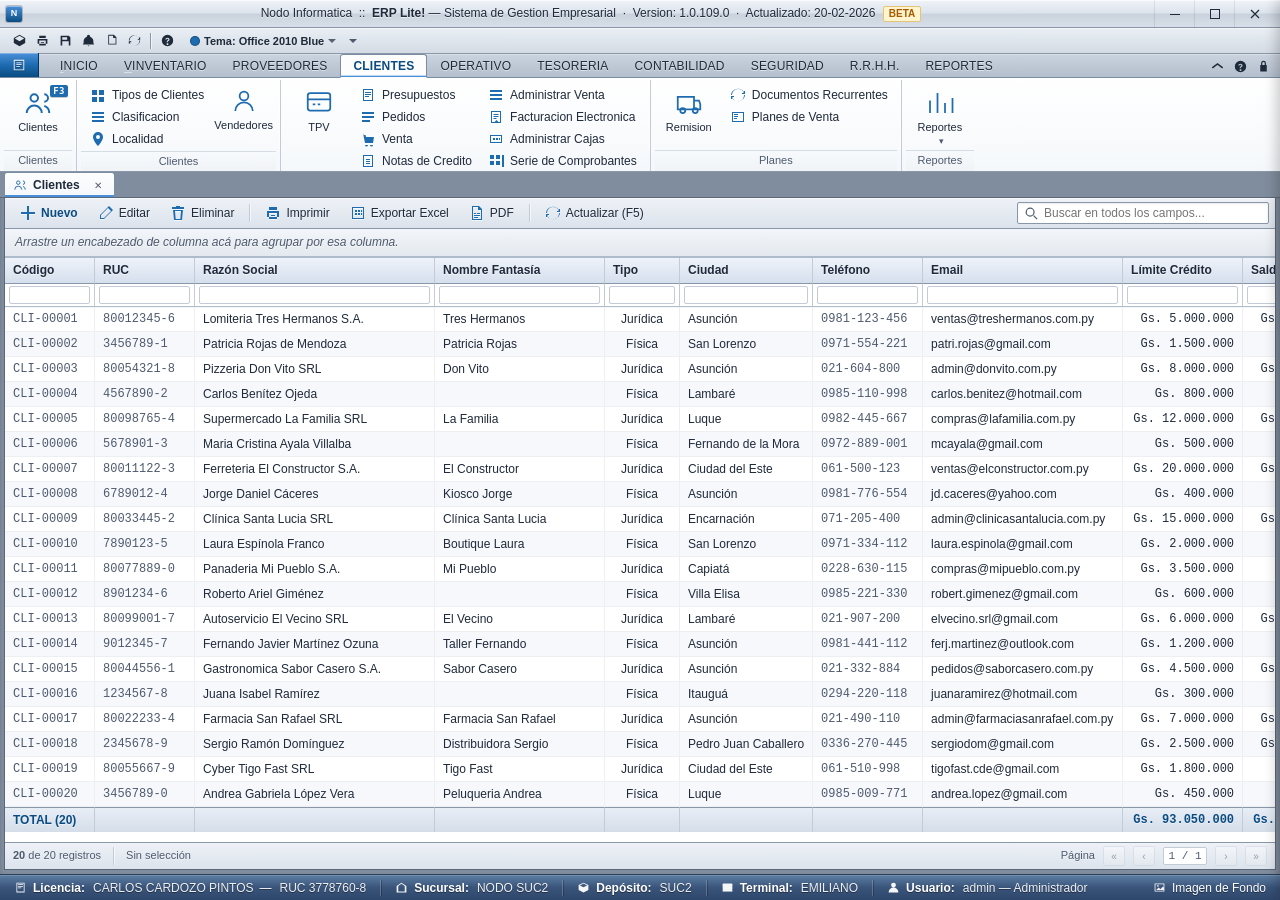
<file: mockups/index.html>
<!doctype html>
<html lang="es">
<head>
<meta charset="utf-8">
<meta name="viewport" content="width=device-width,initial-scale=1,viewport-fit=cover">
<title>NODO Shell — ERP Lite</title>

<!-- PWA -->
<link rel="manifest" href="manifest.json">
<meta name="theme-color" content="#0f6cbd">
<meta name="application-name" content="NODO Shell">
<meta name="description" content="Plataforma base para sistemas administrativos (POS, ERP, gestión). Shell estilo Office Ribbon, instalable como app, offline-ready.">

<!-- Apple PWA -->
<meta name="apple-mobile-web-app-capable" content="yes">
<meta name="apple-mobile-web-app-status-bar-style" content="black-translucent">
<meta name="apple-mobile-web-app-title" content="NODO Shell">
<link rel="apple-touch-icon" href="assets/icons/icon.svg">

<!-- Microsoft -->
<meta name="msapplication-TileColor" content="#0f6cbd">
<meta name="msapplication-config" content="none">

<!-- Favicon -->
<link rel="icon" type="image/svg+xml" href="assets/icons/icon.svg">
<link rel="shortcut icon" href="assets/icons/icon.svg">

<!-- Estilos -->
<link rel="stylesheet" href="styles/reset.css">
<link rel="stylesheet" href="styles/tokens.css">
<link rel="stylesheet" href="styles/shell.css">
<link rel="stylesheet" href="styles/ribbon.css">
<link rel="stylesheet" href="styles/workspace.css">
<link rel="stylesheet" href="styles/patterns.css">
<link rel="stylesheet" href="styles/grid.css">
<link rel="stylesheet" href="styles/components.css">
<link rel="stylesheet" href="styles/components-inputs.css">
<link rel="stylesheet" href="styles/components-chart.css">
<link rel="stylesheet" href="styles/components-overlay.css">
<link rel="stylesheet" href="styles/components-data.css">
<link rel="stylesheet" href="styles/components-files.css">
<link rel="stylesheet" href="styles/components-devexpress.css">
<link rel="stylesheet" href="styles/components-agenda.css">
<link rel="stylesheet" href="styles/themes.css">
<link rel="stylesheet" href="styles/keyboard.css">

<!-- Aplicar tema lo antes posible (evita flash visual al cargar) -->
<script>
  (function () {
    try {
      var key = (window.NODO_SHELL_CONFIG && window.NODO_SHELL_CONFIG.themeStorageKey) || "nodo-shell.theme";
      var t = localStorage.getItem(key) || "office2010";
      document.documentElement.setAttribute("data-theme", t);
    } catch (e) {}
  })();
</script>
</head>
<body>

<!-- Aviso para pantallas chicas -->
<div class="small-screen-warning">
  <h1>Pantalla muy chica</h1>
  <p>El ERP Lite Web está pensado para ser usado desde notebook o PC. Usá una pantalla de al menos 1024px de ancho para la mejor experiencia.</p>
</div>

<div class="app-shell">

  <!-- ============================================================ -->
  <!-- Barra de título                                                -->
  <!-- ============================================================ -->
  <header class="titlebar">
    <div class="titlebar__logo" title="Nodo Informatica">N</div>
    <div class="titlebar__title">
      Nodo Informatica &nbsp;::&nbsp; <strong>ERP Lite!</strong> — Sistema de Gestion Empresarial
      &nbsp;·&nbsp; Version: 1.0.109.0
      &nbsp;·&nbsp; Actualizado: 20-02-2026
      <span class="version-badge">BETA</span>
    </div>
    <div class="titlebar__controls">
      <button class="titlebar__btn" title="Minimizar" aria-label="Minimizar">
        <svg viewBox="0 0 10 10" width="10" height="10"><path d="M0 5h10v1H0z" fill="currentColor"/></svg>
      </button>
      <button class="titlebar__btn" title="Maximizar" aria-label="Maximizar">
        <svg viewBox="0 0 10 10" width="10" height="10"><path d="M0 0v10h10V0H0zm1 1h8v8H1V1z" fill="currentColor"/></svg>
      </button>
      <button class="titlebar__btn titlebar__btn--close" title="Cerrar" aria-label="Cerrar">
        <svg viewBox="0 0 10 10" width="10" height="10"><path d="M1 1l8 8M9 1l-8 8" stroke="currentColor" stroke-width="1.2" fill="none"/></svg>
      </button>
    </div>
  </header>

  <!-- ============================================================ -->
  <!-- Quick Access Toolbar (QAT)                                    -->
  <!-- ============================================================ -->
  <div class="qat">
    <button class="qat__btn" title="Nodo" aria-label="Nodo">
      <svg viewBox="0 0 16 16" fill="currentColor"><path d="M8 1l7 4v6l-7 4-7-4V5l7-4zm0 1.2L2.2 5.5 8 8.8l5.8-3.3L8 2.2z"/></svg>
    </button>
    <button class="qat__btn" title="Imprimir" aria-label="Imprimir">
      <svg viewBox="0 0 16 16" fill="currentColor"><path d="M4 2h8v3H4V2zm-2 4h12v6h-2v2H4v-2H2V6zm2 2v4h8V8H4zm2 2h4v1H6v-1z"/></svg>
    </button>
    <button class="qat__btn" title="Guardar" aria-label="Guardar">
      <svg viewBox="0 0 16 16" fill="currentColor"><path d="M2 2h10l2 2v10H2V2zm2 2v3h6V4H4zm0 5v5h8V9H4z"/></svg>
    </button>
    <button class="qat__btn" title="Notificaciones" aria-label="Notificaciones">
      <svg viewBox="0 0 16 16" fill="currentColor"><path d="M8 1a2 2 0 012 2v.5c2.3.8 4 2.9 4 5.5v2l1 2H1l1-2V9c0-2.6 1.7-4.7 4-5.5V3a2 2 0 012-2zm-1 13a1 1 0 102 0H7z"/></svg>
    </button>
    <button class="qat__btn" title="Copiar" aria-label="Copiar">
      <svg viewBox="0 0 16 16" fill="currentColor"><path d="M4 1h7l3 3v9H4V1zm1 1v10h8V5h-3V2H5z"/></svg>
    </button>
    <button class="qat__btn" title="Recargar" aria-label="Recargar">
      <svg viewBox="0 0 16 16" fill="currentColor"><path d="M8 2a6 6 0 015.7 4H12v1h3V4h-1v1.3A7 7 0 001 8h1A6 6 0 018 2zM14 8a6 6 0 01-11.7 2H4V9H1v3h1v-1.3A7 7 0 0015 8h-1z"/></svg>
    </button>
    <div class="qat__sep"></div>
    <button class="qat__btn" title="Ayuda" aria-label="Ayuda">
      <svg viewBox="0 0 16 16" fill="currentColor"><path d="M8 1a7 7 0 100 14A7 7 0 008 1zm0 3.5c1.4 0 2.5 1 2.5 2.3 0 .9-.5 1.4-1.3 1.9-.7.4-.9.6-.9 1.1V10H7v-.4c0-1 .5-1.6 1.2-2 .6-.4.9-.6.9-1 0-.5-.5-.9-1.1-.9-.7 0-1.1.4-1.1 1H5.4c0-1.3 1.1-2.2 2.6-2.2zm-1 7h2v2H7v-2z"/></svg>
    </button>
    <button class="qat__dropdown" title="Personalizar QAT" aria-label="Personalizar">
      <svg viewBox="0 0 8 8" width="8" height="8"><path d="M0 2l4 4 4-4z" fill="currentColor"/></svg>
    </button>
  </div>

  <!-- ============================================================ -->
  <!-- Ribbon — Fila de tabs                                         -->
  <!-- ============================================================ -->
  <div class="ribbon-tabs" role="tablist">
    <button class="ribbon-file" title="Menú Archivo">
      <svg viewBox="0 0 16 16" fill="currentColor"><path d="M2 2h12v12H2V2zm1 1v10h10V3H3zm2 2h6v1H5V5zm0 2h6v1H5V7zm0 2h4v1H5V9z"/></svg>
    </button>

    <div class="ribbon-tabs__list">
      <button class="ribbon-tab" role="tab" data-tab="inicio"       aria-selected="false"><span class="ribbon-tab__key">I</span>NICIO</button>
      <button class="ribbon-tab" role="tab" data-tab="inventario"   aria-selected="false"><span class="ribbon-tab__key">V</span> INVENTARIO</button>
      <button class="ribbon-tab" role="tab" data-tab="proveedores"  aria-selected="false">PROVEEDORES</button>
      <button class="ribbon-tab" role="tab" data-tab="clientes"     aria-selected="true"><span class="ribbon-tab__key">C</span>LIENTES</button>
      <button class="ribbon-tab" role="tab" data-tab="operativo"    aria-selected="false">OPERATIVO</button>
      <button class="ribbon-tab" role="tab" data-tab="tesoreria"    aria-selected="false">TESORERIA</button>
      <button class="ribbon-tab" role="tab" data-tab="contabilidad" aria-selected="false">CONTABILIDAD</button>
      <button class="ribbon-tab" role="tab" data-tab="seguridad"    aria-selected="false">SEGURIDAD</button>
      <button class="ribbon-tab" role="tab" data-tab="rrhh"         aria-selected="false">R.R.H.H.</button>
      <button class="ribbon-tab" role="tab" data-tab="reportes"     aria-selected="false">REPORTES</button>
    </div>

    <div class="ribbon-tabs__controls">
      <button class="qat__btn" title="Colapsar ribbon" aria-label="Colapsar"><svg viewBox="0 0 10 10"><path d="M1 6l4-3 4 3" stroke="currentColor" stroke-width="1.2" fill="none"/></svg></button>
      <button class="qat__btn" title="Ayuda contextual" aria-label="Ayuda"><svg viewBox="0 0 16 16" fill="currentColor"><path d="M8 1a7 7 0 100 14A7 7 0 008 1zm0 3.5c1.4 0 2.5 1 2.5 2.3 0 .9-.5 1.4-1.3 1.9-.7.4-.9.6-.9 1.1V10H7v-.4c0-1 .5-1.6 1.2-2 .6-.4.9-.6.9-1 0-.5-.5-.9-1.1-.9-.7 0-1.1.4-1.1 1H5.4c0-1.3 1.1-2.2 2.6-2.2zm-1 7h2v2H7v-2z"/></svg></button>
      <button class="qat__btn" title="Bloquear sesión" aria-label="Bloquear"><svg viewBox="0 0 16 16" fill="currentColor"><path d="M8 1a3 3 0 00-3 3v2H4v8h8V6h-1V4a3 3 0 00-3-3zm0 1.5A1.5 1.5 0 019.5 4v2h-3V4A1.5 1.5 0 018 2.5z"/></svg></button>
    </div>
  </div>

  <!-- ============================================================ -->
  <!-- Ribbon — Cuerpo (tab activo expandido)                        -->
  <!-- ============================================================ -->
  <div class="ribbon-body">

    <!-- ========== INICIO ========== -->
    <div class="ribbon-panel" data-panel="inicio">
      <!-- Grupo: Mi Empresa (icono grande) -->
      <div class="rb-group">
        <div class="rb-group__content">
          <button class="rb-btn-lg" data-open="mi-empresa" data-icon="building" data-title="Mi Empresa">
            <div class="rb-btn-lg__icon"><svg viewBox="0 0 24 24" fill="none" stroke="currentColor" stroke-width="1.6"><path d="M3 21V7l7-4 7 4v14M3 21h14M7 11h2M7 14h2M7 17h2M13 11h2M13 14h2M13 17h2"/></svg></div>
            <div class="rb-btn-lg__label">Mi Empresa</div>
          </button>
        </div>
        <div class="rb-group__label">Empresa</div>
      </div>

      <!-- Grupo: Definiciones -->
      <div class="rb-group">
        <div class="rb-group__content">
          <div class="rb-btn-col">
            <button class="rb-btn-sm" data-open="sucursales"><span class="rb-btn-sm__icon"><svg viewBox="0 0 16 16" fill="currentColor"><path d="M2 6l6-4 6 4v8H2V6zm6-2.5L4 6v7h8V6L8 3.5z"/></svg></span>Sucursales</button>
            <button class="rb-btn-sm" data-open="depositos"><span class="rb-btn-sm__icon"><svg viewBox="0 0 16 16" fill="currentColor"><path d="M2 5l6-3 6 3v6l-6 3-6-3V5zm6-1.8L3.5 5.4 8 7.6l4.5-2.2L8 3.2z"/></svg></span>Depósitos</button>
            <button class="rb-btn-sm" data-open="tipos-depositos"><span class="rb-btn-sm__icon"><svg viewBox="0 0 16 16" fill="currentColor"><path d="M2 3h12v2H2V3zm0 4h12v2H2V7zm0 4h12v2H2v-2z"/></svg></span>Tipos de Depósitos</button>
          </div>
          <div class="rb-btn-col">
            <button class="rb-btn-sm" data-open="operaciones"><span class="rb-btn-sm__icon"><svg viewBox="0 0 16 16" fill="currentColor"><path d="M8 1l2 4 5 .7-3.5 3.4.8 4.9L8 11.8 3.7 14l.8-4.9L1 5.7 6 5l2-4z"/></svg></span>Operaciones</button>
            <button class="rb-btn-sm" data-open="comprobantes"><span class="rb-btn-sm__icon"><svg viewBox="0 0 16 16" fill="currentColor"><path d="M3 1h8l2 2v12H3V1zm1 1v12h8V4h-2V2H4z"/></svg></span>Comprobantes</button>
            <button class="rb-btn-sm" data-open="impuestos"><span class="rb-btn-sm__icon"><svg viewBox="0 0 16 16" fill="currentColor"><path d="M4 2h8v12H4V2zm1 1v10h6V3H5zm1 1h4v1H6V4zm0 2h4v1H6V6zm0 2h4v1H6V8z"/></svg></span>Impuestos</button>
          </div>
          <div class="rb-btn-col">
            <button class="rb-btn-sm" data-open="proyectos"><span class="rb-btn-sm__icon"><svg viewBox="0 0 16 16" fill="currentColor"><path d="M1 3h5l2 2h7v9H1V3zm1 1v9h12V6H7.6L5.6 4H2z"/></svg></span>Proyectos</button>
            <button class="rb-btn-sm" data-open="monedas"><span class="rb-btn-sm__icon"><svg viewBox="0 0 16 16" fill="currentColor"><path d="M8 1a7 7 0 100 14A7 7 0 008 1zm0 1.5A5.5 5.5 0 1113.5 8 5.5 5.5 0 018 2.5zM8 4v1h2v1H6v1h4v1H6v1h2v1h1v-1h2V9H9V8h3V7H9V6h3V5H9V4z"/></svg></span>Monedas</button>
          </div>
        </div>
        <div class="rb-group__label">Definiciones</div>
      </div>

      <!-- Grupo: Herramientas -->
      <div class="rb-group">
        <div class="rb-group__content">
          <div class="rb-btn-col">
            <button class="rb-btn-sm" data-open="config"><span class="rb-btn-sm__icon"><svg viewBox="0 0 16 16" fill="currentColor"><path d="M8 5a3 3 0 100 6 3 3 0 000-6zm6 3l1.5 1-1 2.5-1.8-.3-1 1.3.4 1.8-2.4 1-1-1.6H7.5l-1 1.6-2.4-1 .4-1.8-1-1.3-1.8.3-1-2.5L2 8l-1.5-1 1-2.5L3.3 5l1-1.3L3.9 1.9l2.4-1 1 1.6h1.4l1-1.6 2.4 1-.4 1.8 1 1.3 1.8-.3 1 2.5L14 8z"/></svg></span>Configuraciones</button>
            <button class="rb-btn-sm" data-open="fechas-op"><span class="rb-btn-sm__icon"><svg viewBox="0 0 16 16" fill="currentColor"><path d="M3 2h2v2h6V2h2v2h2v11H1V4h2V2zm-1 4v8h12V6H2zm3 2h2v2H5V8zm3 0h2v2H8V8z"/></svg></span>Fechas de Operaciones</button>
            <button class="rb-btn-sm" data-open="form-impresion"><span class="rb-btn-sm__icon"><svg viewBox="0 0 16 16" fill="currentColor"><path d="M4 2h8v3H4V2zm-2 4h12v6h-2v2H4v-2H2V6zm2 2v4h8V8H4z"/></svg></span>Formulario de Impresion</button>
          </div>
          <div class="rb-btn-col">
            <button class="rb-btn-sm" data-open="actualizar"><span class="rb-btn-sm__icon"><svg viewBox="0 0 16 16" fill="currentColor"><path d="M8 2a6 6 0 015.7 4H12v1h3V4h-1v1.3A7 7 0 001 8h1A6 6 0 018 2z"/></svg></span>Actualizar Datos</button>
            <button class="rb-btn-sm" data-open="descargar"><span class="rb-btn-sm__icon"><svg viewBox="0 0 16 16" fill="currentColor"><path d="M7 1h2v7h2L8 12 5 8h2V1zM2 13h12v2H2v-2z"/></svg></span>Descargar Registros</button>
            <button class="rb-btn-sm" data-open="importar"><span class="rb-btn-sm__icon"><svg viewBox="0 0 16 16" fill="currentColor"><path d="M8 14V7h2L8 3 6 7h2v7zM2 1h12v2H2V1z"/></svg></span>Importar Datos</button>
            <button class="rb-btn-sm" data-open="notificaciones"><span class="rb-btn-sm__icon"><svg viewBox="0 0 16 16" fill="currentColor"><path d="M8 1a2 2 0 012 2v.5c2.3.8 4 2.9 4 5.5v2l1 2H1l1-2V9c0-2.6 1.7-4.7 4-5.5V3a2 2 0 012-2zm-1 13a1 1 0 102 0H7z"/></svg></span>Notificacion (0)</button>
          </div>
        </div>
        <div class="rb-group__label">Herramientas</div>
      </div>

      <!-- Grupo: Sesion -->
      <div class="rb-group">
        <div class="rb-group__content">
          <div class="rb-btn-col">
            <button class="rb-btn-sm" data-open="usuario"><span class="rb-btn-sm__icon"><svg viewBox="0 0 16 16" fill="currentColor"><path d="M8 2a3 3 0 100 6 3 3 0 000-6zM2 14a6 6 0 0112 0H2z"/></svg></span>Usuario</button>
            <button class="rb-btn-sm" data-open="licencia"><span class="rb-btn-sm__icon"><svg viewBox="0 0 16 16" fill="currentColor"><path d="M3 2h10v12H3V2zm1 1v10h8V3H4zm1 2h6v1H5V5zm0 2h6v1H5V7zm0 2h4v1H5V9z"/></svg></span>Licencia</button>
            <button class="rb-btn-sm" data-open="acerca-de"><span class="rb-btn-sm__icon"><svg viewBox="0 0 16 16" fill="currentColor"><path d="M8 1a7 7 0 100 14A7 7 0 008 1zm-1 4h2v2H7V5zm0 3h2v5H7V8z"/></svg></span>Acerca de</button>
          </div>
          <div class="rb-btn-col">
            <button class="rb-btn-sm"><span class="rb-btn-sm__icon"><svg viewBox="0 0 16 16" fill="currentColor"><path d="M2 12h12v2H2z"/></svg></span>Minimizar</button>
            <button class="rb-btn-sm"><span class="rb-btn-sm__icon"><svg viewBox="0 0 16 16" fill="currentColor"><path d="M8 1l2 5h5l-4 3 1.5 5L8 11l-4.5 3L5 9 1 6h5z"/></svg></span>Version Beta!</button>
            <button class="rb-btn-sm"><span class="rb-btn-sm__icon"><svg viewBox="0 0 16 16" fill="currentColor"><path d="M6 2h8v12H6v-3h2v2h5V3H8v2H6V2zM2 7h7v1l3 2-3 2v1H2V7zm1 1v4h5v-1l2-1-2-1V8H3z"/></svg></span>Cerrar Sesion</button>
            <button class="rb-btn-sm"><span class="rb-btn-sm__icon"><svg viewBox="0 0 16 16" fill="currentColor"><path d="M10 2h4v12h-4v-1h3V3h-3V2zM2 7h7v1l3 2-3 2v1H2V7z"/></svg></span>Salir</button>
          </div>
        </div>
        <div class="rb-group__label">Sesion</div>
      </div>
    </div>

    <!-- ========== INVENTARIO ========== -->
    <div class="ribbon-panel" data-panel="inventario">
      <!-- Botón grande: Productos -->
      <div class="rb-group">
        <div class="rb-group__content">
          <button class="rb-btn-lg" data-open="productos" data-icon="box" data-title="Productos">
            <div class="rb-btn-lg__icon"><svg viewBox="0 0 24 24" fill="none" stroke="currentColor" stroke-width="1.4"><path d="M3 7l9-4 9 4v10l-9 4-9-4V7zM12 3v4M3 7l9 4 9-4M12 11v10"/></svg></div>
            <div class="rb-btn-lg__label">Productos</div>
          </button>
        </div>
        <div class="rb-group__label">Productos</div>
      </div>

      <!-- Grupo: Productos (detalles) -->
      <div class="rb-group">
        <div class="rb-group__content">
          <div class="rb-btn-col">
            <button class="rb-btn-sm" data-open="tipos-productos"><span class="rb-btn-sm__icon"><svg viewBox="0 0 16 16" fill="currentColor"><path d="M2 3h5v5H2V3zm7 0h5v5H9V3zM2 10h5v5H2v-5zm7 0h5v5H9v-5z"/></svg></span>Tipos de Productos</button>
            <button class="rb-btn-sm" data-open="clasif1"><span class="rb-btn-sm__icon"><svg viewBox="0 0 16 16" fill="currentColor"><path d="M2 3h12v2H2V3zm0 4h12v2H2V7zm0 4h12v2H2v-2z"/></svg></span>Clasificacion 1</button>
            <button class="rb-btn-sm" data-open="clasif2"><span class="rb-btn-sm__icon"><svg viewBox="0 0 16 16" fill="currentColor"><path d="M2 3h12v2H2V3zm0 4h12v2H2V7zm0 4h12v2H2v-2z"/></svg></span>Clasificacion 2</button>
          </div>
          <div class="rb-btn-col">
            <button class="rb-btn-sm" data-open="clasif3"><span class="rb-btn-sm__icon"><svg viewBox="0 0 16 16" fill="currentColor"><path d="M2 3h12v2H2V3zm0 4h12v2H2V7zm0 4h12v2H2v-2z"/></svg></span>Clasificacion 3</button>
            <button class="rb-btn-sm" data-open="unidades"><span class="rb-btn-sm__icon"><svg viewBox="0 0 16 16" fill="currentColor"><path d="M2 4h12v2H2V4zm2 3h8v6H4V7z"/></svg></span>Uni. de Medida</button>
            <button class="rb-btn-sm" data-open="lista-precios"><span class="rb-btn-sm__icon"><svg viewBox="0 0 16 16" fill="currentColor"><path d="M3 2h10v12H3V2zm1 1v10h8V3H4zm1 2h6v1H5V5zm0 2h6v1H5V7zm0 2h4v1H5V9z"/></svg></span>Lista de Precios</button>
          </div>
          <div class="rb-btn-col">
            <button class="rb-btn-lg" data-open="precios-venta" style="padding:0; width:auto;">
              <div class="rb-btn-lg__icon"><svg viewBox="0 0 24 24" fill="none" stroke="currentColor" stroke-width="1.4"><circle cx="12" cy="12" r="9"/><path d="M9 8h5a2 2 0 010 4H8m0 0h5a2 2 0 010 4H9"/></svg></div>
              <div class="rb-btn-lg__label">Precios de Venta</div>
            </button>
          </div>
        </div>
        <div class="rb-group__label">Productos</div>
      </div>

      <!-- Grupo: Movimiento de Stock -->
      <div class="rb-group">
        <div class="rb-group__content">
          <button class="rb-btn-lg" data-open="mov-entrada">
            <div class="rb-btn-lg__icon"><svg viewBox="0 0 24 24" fill="none" stroke="currentColor" stroke-width="1.6"><path d="M14 6l6 6-6 6M20 12H4"/></svg></div>
            <div class="rb-btn-lg__label">Entrada</div>
          </button>
          <button class="rb-btn-lg" data-open="mov-salida">
            <div class="rb-btn-lg__icon"><svg viewBox="0 0 24 24" fill="none" stroke="currentColor" stroke-width="1.6"><path d="M10 6l-6 6 6 6M4 12h16"/></svg></div>
            <div class="rb-btn-lg__label">Salida</div>
          </button>
          <button class="rb-btn-lg" data-open="mov-transferencia">
            <div class="rb-btn-lg__icon"><svg viewBox="0 0 24 24" fill="none" stroke="currentColor" stroke-width="1.6"><path d="M4 8h16l-4-4M20 16H4l4 4"/></svg></div>
            <div class="rb-btn-lg__label">Transferencia</div>
          </button>
        </div>
        <div class="rb-group__label">Movimiento de Stock</div>
      </div>

      <!-- Grupo: Reportes -->
      <div class="rb-group">
        <div class="rb-group__content">
          <div class="rb-btn-col">
            <button class="rb-btn-lg" data-open="listado-productos" style="padding:0; width:auto;">
              <div class="rb-btn-lg__icon"><svg viewBox="0 0 24 24" fill="none" stroke="currentColor" stroke-width="1.4"><path d="M3 5h18v3H3zM3 11h18v3H3zM3 17h18v3H3z"/></svg></div>
              <div class="rb-btn-lg__label">Listado de Productos</div>
            </button>
          </div>
          <div class="rb-btn-col">
            <button class="rb-btn-sm" data-open="extracto-mov"><span class="rb-btn-sm__icon"><svg viewBox="0 0 16 16" fill="currentColor"><path d="M2 2h12v12H2V2zm2 2v8h8V4H4zm1 1h3v3H5V5zm4 0h2v2H9V5zm0 3h2v2H9V8zm-4 4h6v-1H5v1z"/></svg></span>Extracto de Movimientos</button>
            <button class="rb-btn-sm" data-open="exist-valor"><span class="rb-btn-sm__icon"><svg viewBox="0 0 16 16" fill="currentColor"><path d="M2 12h2v2H2v-2zm4-3h2v5H6V9zm4-4h2v9h-2V5zm4-3h2v12h-2V2z"/></svg></span>Existencia Valorizada</button>
            <button class="rb-btn-sm" data-open="exist-dep"><span class="rb-btn-sm__icon"><svg viewBox="0 0 16 16" fill="currentColor"><path d="M2 12h2v2H2v-2zm4-3h2v5H6V9zm4-4h2v9h-2V5zm4-3h2v12h-2V2z"/></svg></span>Existencia en Deposito</button>
          </div>
          <div class="rb-btn-col">
            <button class="rb-btn-lg" data-open="lista-precio-rep" style="padding:0; width:auto;">
              <div class="rb-btn-lg__icon"><svg viewBox="0 0 24 24" fill="none" stroke="currentColor" stroke-width="1.4"><path d="M5 3h12l2 2v16H5V3zm2 2v14h10V6h-2V5H7zm2 4h6m-6 4h6m-6 4h4"/></svg></div>
              <div class="rb-btn-lg__label">Lista de Precio</div>
            </button>
          </div>
          <div class="rb-btn-col">
            <button class="rb-btn-lg" data-open="movimientos" style="padding:0; width:auto;">
              <div class="rb-btn-lg__icon"><svg viewBox="0 0 24 24" fill="none" stroke="currentColor" stroke-width="1.4"><path d="M3 17l6-6 4 4 8-8M21 7v5h-5"/></svg></div>
              <div class="rb-btn-lg__label">Movimientos</div>
            </button>
          </div>
          <div class="rb-btn-col">
            <button class="rb-btn-lg" data-open="inventario" style="padding:0; width:auto;">
              <div class="rb-btn-lg__icon"><svg viewBox="0 0 24 24" fill="none" stroke="currentColor" stroke-width="1.4"><path d="M4 4h16v4H4zm0 6h16v4H4zm0 6h16v4H4z"/><circle cx="7" cy="6" r="1" fill="currentColor"/><circle cx="7" cy="12" r="1" fill="currentColor"/><circle cx="7" cy="18" r="1" fill="currentColor"/></svg></div>
              <div class="rb-btn-lg__label">Inventario</div>
            </button>
          </div>
          <div class="rb-btn-col">
            <button class="rb-btn-lg" data-open="reparar-stock" style="padding:0; width:auto;">
              <div class="rb-btn-lg__icon"><svg viewBox="0 0 24 24" fill="none" stroke="currentColor" stroke-width="1.4"><path d="M14 3l-4 4 6 6 4-4-6-6zm-4 4l-7 7v4h4l7-7"/></svg></div>
              <div class="rb-btn-lg__label">Reparar Stock</div>
            </button>
          </div>
        </div>
        <div class="rb-group__label">Reportes</div>
      </div>
    </div>

    <!-- ========== PROVEEDORES ========== -->
    <div class="ribbon-panel" data-panel="proveedores">
      <div class="rb-placeholder">Contenido del tab <strong>PROVEEDORES</strong> — pendiente relevamiento de captura del desktop.</div>
    </div>

    <!-- ========== CLIENTES ========== -->
    <div class="ribbon-panel" data-panel="clientes" data-active="true">
      <!-- Clientes (grande) -->
      <div class="rb-group">
        <div class="rb-group__content">
          <button class="rb-btn-lg" data-open="clientes" data-icon="users" data-title="Clientes" data-fkey="F3" data-fkey-focus-search="true">
            <div class="rb-btn-lg__icon"><svg viewBox="0 0 24 24" fill="none" stroke="currentColor" stroke-width="1.6"><circle cx="9" cy="8" r="3"/><path d="M3 20a6 6 0 0112 0M17 11a3 3 0 100-6M21 20a6 6 0 00-4-5.7"/></svg></div>
            <div class="rb-btn-lg__label">Clientes</div>
          </button>
        </div>
        <div class="rb-group__label">Clientes</div>
      </div>

      <!-- Detalles de Clientes -->
      <div class="rb-group">
        <div class="rb-group__content">
          <div class="rb-btn-col">
            <button class="rb-btn-sm" data-open="tipos-clientes"><span class="rb-btn-sm__icon"><svg viewBox="0 0 16 16" fill="currentColor"><path d="M2 3h5v5H2V3zm7 0h5v5H9V3zM2 10h5v5H2v-5zm7 0h5v5H9v-5z"/></svg></span>Tipos de Clientes</button>
            <button class="rb-btn-sm" data-open="clasif-cli"><span class="rb-btn-sm__icon"><svg viewBox="0 0 16 16" fill="currentColor"><path d="M2 3h12v2H2V3zm0 4h12v2H2V7zm0 4h12v2H2v-2z"/></svg></span>Clasificacion</button>
            <button class="rb-btn-sm" data-open="localidad"><span class="rb-btn-sm__icon"><svg viewBox="0 0 16 16" fill="currentColor"><path d="M8 1a5 5 0 00-5 5c0 4 5 9 5 9s5-5 5-9a5 5 0 00-5-5zm0 3a2 2 0 110 4 2 2 0 010-4z"/></svg></span>Localidad</button>
          </div>
          <div class="rb-btn-col">
            <button class="rb-btn-lg" data-open="vendedores" style="padding:0; width:auto;">
              <div class="rb-btn-lg__icon"><svg viewBox="0 0 24 24" fill="none" stroke="currentColor" stroke-width="1.4"><circle cx="12" cy="8" r="3.5"/><path d="M5 20a7 7 0 0114 0"/></svg></div>
              <div class="rb-btn-lg__label">Vendedores</div>
            </button>
          </div>
        </div>
        <div class="rb-group__label">Clientes</div>
      </div>

      <!-- Comprobantes -->
      <div class="rb-group">
        <div class="rb-group__content">
          <button class="rb-btn-lg" data-open="tpv" data-title="TPV">
            <div class="rb-btn-lg__icon"><svg viewBox="0 0 24 24" fill="none" stroke="currentColor" stroke-width="1.4"><rect x="3" y="4" width="18" height="14" rx="2"/><path d="M3 9h18M7 13h2M11 13h2"/></svg></div>
            <div class="rb-btn-lg__label">TPV</div>
          </button>
          <div class="rb-btn-col">
            <button class="rb-btn-sm" data-open="presupuestos"><span class="rb-btn-sm__icon"><svg viewBox="0 0 16 16" fill="currentColor"><path d="M3 2h10v12H3V2zm1 1v10h8V3H4zm1 2h6v1H5V5zm0 2h6v1H5V7zm0 2h4v1H5V9z"/></svg></span>Presupuestos</button>
            <button class="rb-btn-sm" data-open="pedidos"><span class="rb-btn-sm__icon"><svg viewBox="0 0 16 16" fill="currentColor"><path d="M2 3h12v2H2V3zm0 4h12v2H2V7zm0 4h8v2H2v-2z"/></svg></span>Pedidos</button>
            <button class="rb-btn-sm" data-open="venta"><span class="rb-btn-sm__icon"><svg viewBox="0 0 16 16" fill="currentColor"><path d="M3 2l2 10h8l1-6H6l-.5-2H3v-2zM5 14a1.5 1.5 0 103 0M10 14a1.5 1.5 0 103 0"/></svg></span>Venta</button>
            <button class="rb-btn-sm" data-open="notas-credito"><span class="rb-btn-sm__icon"><svg viewBox="0 0 16 16" fill="currentColor"><path d="M3 2h10v12H3V2zm1 1v10h8V3H4zm2 3h4v1H6V6zm0 2h4v1H6V8zm0 2h4v1H6v-1z"/></svg></span>Notas de Credito</button>
          </div>
          <div class="rb-btn-col">
            <button class="rb-btn-sm" data-open="admin-venta"><span class="rb-btn-sm__icon"><svg viewBox="0 0 16 16" fill="currentColor"><path d="M2 3h12v2H2V3zm0 4h12v2H2V7zm0 4h12v2H2v-2z"/></svg></span>Administrar Venta</button>
            <button class="rb-btn-sm" data-open="facturacion-e"><span class="rb-btn-sm__icon"><svg viewBox="0 0 16 16" fill="currentColor"><path d="M3 2h10v12H3V2zm1 1v10h8V3H4zm1.5 2h5v1h-5V5zm0 2h5v1h-5V7zm0 2h3v1h-3V9zm3 2l2 2-1 1-1-1-1 1-1-1 2-2z"/></svg></span>Facturacion Electronica</button>
            <button class="rb-btn-sm" data-open="admin-cajas"><span class="rb-btn-sm__icon"><svg viewBox="0 0 16 16" fill="currentColor"><path d="M2 4h12v8H2V4zm1 1v6h10V5H3zm2 2h2v2H5V7zm3 0h2v2H8V7zm3 0h1v2h-1V7z"/></svg></span>Administrar Cajas</button>
            <button class="rb-btn-sm" data-open="serie-comp"><span class="rb-btn-sm__icon"><svg viewBox="0 0 16 16" fill="currentColor"><path d="M2 2h4v4H2V2zm6 0h4v4H8V2zM2 8h4v4H2V8zm6 0h4v4H8V8zm6-6h2v12h-2V2z"/></svg></span>Serie de Comprobantes</button>
            <button class="rb-btn-sm" data-open="motivos-anul"><span class="rb-btn-sm__icon"><svg viewBox="0 0 16 16" fill="currentColor"><path d="M8 1a7 7 0 100 14A7 7 0 008 1zM4.5 4.5l7 7M11.5 4.5l-7 7"/></svg></span>Motivos de Anulacion</button>
          </div>
        </div>
        <div class="rb-group__label">Comprobantes</div>
      </div>

      <!-- Planes -->
      <div class="rb-group">
        <div class="rb-group__content">
          <button class="rb-btn-lg" data-open="remision">
            <div class="rb-btn-lg__icon"><svg viewBox="0 0 24 24" fill="none" stroke="currentColor" stroke-width="1.4"><path d="M3 7h13v10H3zM16 10h4l1 3v4h-5"/><circle cx="7" cy="18" r="2"/><circle cx="17" cy="18" r="2"/></svg></div>
            <div class="rb-btn-lg__label">Remision</div>
          </button>
          <div class="rb-btn-col">
            <button class="rb-btn-sm" data-open="doc-recurrentes"><span class="rb-btn-sm__icon"><svg viewBox="0 0 16 16" fill="currentColor"><path d="M8 2a6 6 0 015.7 4H12v1h3V4h-1v1.3A7 7 0 001 8h1A6 6 0 018 2zM14 8a6 6 0 01-11.7 2H4V9H1v3h1v-1.3A7 7 0 0015 8h-1z"/></svg></span>Documentos Recurrentes</button>
            <button class="rb-btn-sm" data-open="planes-venta"><span class="rb-btn-sm__icon"><svg viewBox="0 0 16 16" fill="currentColor"><path d="M2 3h12v10H2V3zm1 1v8h10V4H3zm1 1h4v1H4V5zm0 2h4v1H4V7zm0 2h3v1H4V9z"/></svg></span>Planes de Venta</button>
          </div>
        </div>
        <div class="rb-group__label">Planes</div>
      </div>

      <!-- Reportes -->
      <div class="rb-group">
        <div class="rb-group__content">
          <button class="rb-btn-lg rb-btn-lg--split" data-open="rep-clientes">
            <div class="rb-btn-lg__icon"><svg viewBox="0 0 24 24" fill="none" stroke="currentColor" stroke-width="1.4"><path d="M4 20V10m6 10V4m6 16v-8m6 8V8"/></svg></div>
            <div class="rb-btn-lg__label">Reportes</div>
          </button>
        </div>
        <div class="rb-group__label">Reportes</div>
      </div>
    </div>

    <!-- ========== Otros tabs (placeholder) ========== -->
    <!-- ========== OPERATIVO ========== -->
    <div class="ribbon-panel" data-panel="operativo">
      <div class="rb-group">
        <div class="rb-group__content">
          <button class="rb-btn-lg" data-open="agenda" data-title="Agenda" data-fkey="F4">
            <div class="rb-btn-lg__icon"><svg viewBox="0 0 24 24" fill="none" stroke="currentColor" stroke-width="1.6"><rect x="3" y="4" width="18" height="17" rx="2"/><path d="M3 9h18M8 2v4M16 2v4"/><circle cx="8" cy="14" r="1.2" fill="currentColor"/><circle cx="12" cy="14" r="1.2" fill="currentColor"/><circle cx="16" cy="14" r="1.2" fill="currentColor"/><circle cx="8" cy="18" r="1.2" fill="currentColor"/><circle cx="12" cy="18" r="1.2" fill="currentColor"/></svg></div>
            <div class="rb-btn-lg__label">Agenda</div>
          </button>
        </div>
        <div class="rb-group__label">Calendario</div>
      </div>
      <div class="rb-group">
        <div class="rb-group__content">
          <button class="rb-btn-lg" data-open="biblioteca" data-title="Biblioteca de componentes" data-fkey="F6">
            <div class="rb-btn-lg__icon"><svg viewBox="0 0 24 24" fill="none" stroke="currentColor" stroke-width="1.6"><path d="M4 3h5v18H4zM10 3h5v18h-5zM16 6l4-1 3 17-4 1z"/></svg></div>
            <div class="rb-btn-lg__label">Biblioteca</div>
          </button>
        </div>
        <div class="rb-group__label">Componentes</div>
      </div>
      <div class="rb-group">
        <div class="rb-group__content">
          <div style="padding:6px 12px;color:var(--text-muted);font-size:11px;font-style:italic;align-self:center;">
            Más controles operativos — pendiente relevamiento.
          </div>
        </div>
        <div class="rb-group__label">Otros</div>
      </div>
    </div>
    <div class="ribbon-panel" data-panel="tesoreria"><div class="rb-placeholder">Contenido del tab <strong>TESORERIA</strong> — pendiente relevamiento.</div></div>
    <div class="ribbon-panel" data-panel="contabilidad"><div class="rb-placeholder">Contenido del tab <strong>CONTABILIDAD</strong> — pendiente relevamiento.</div></div>
    <div class="ribbon-panel" data-panel="seguridad"><div class="rb-placeholder">Contenido del tab <strong>SEGURIDAD</strong> — pendiente relevamiento.</div></div>
    <div class="ribbon-panel" data-panel="rrhh"><div class="rb-placeholder">Contenido del tab <strong>R.R.H.H.</strong> — pendiente relevamiento.</div></div>
    <div class="ribbon-panel" data-panel="reportes"><div class="rb-placeholder">Contenido del tab <strong>REPORTES</strong> — pendiente relevamiento.</div></div>

  </div><!-- /ribbon-body -->

  <!-- ============================================================ -->
  <!-- Workspace (MDI emulado con tabs cerrables)                   -->
  <!-- ============================================================ -->
  <main class="workspace">
    <div class="ws-tabs" id="ws-tabs" role="tablist">
      <!-- Los tabs de módulos abiertos se inyectan por JS -->
    </div>
    <div class="ws-content" id="ws-content">
      <!-- Empty state por defecto -->
      <div class="ws-empty" id="ws-empty">
        <div class="ws-empty__icon">
          <svg viewBox="0 0 96 96" fill="none" stroke="currentColor" stroke-width="2">
            <rect x="12" y="20" width="72" height="56" rx="4"/>
            <path d="M12 32h72M20 44h20M20 52h30M20 60h14"/>
          </svg>
        </div>
        <div class="ws-empty__title">Bienvenido al NODO Shell</div>
        <div class="ws-empty__hint">
          Abrí un módulo desde el ribbon de arriba — o usá el teclado:<br>
          <kbd>F3</kbd> Clientes · <kbd>F4</kbd> Agenda · <kbd>Alt+V</kbd> Inventario · <kbd>Alt+C</kbd> Clientes · <kbd>Esc</kbd> cerrar tab<br>
          En las tablas: <kbd>↑</kbd> <kbd>↓</kbd> mueve fila · <kbd>Enter</kbd> abre detalle · <kbd>Ctrl+F</kbd> busca · <kbd>Ctrl+N</kbd> nuevo<br>
          En la Agenda: <kbd>↑</kbd><kbd>↓</kbd><kbd>←</kbd><kbd>→</kbd> días · <kbd>N</kbd> nuevo · <kbd>T</kbd> hoy · <kbd>M</kbd>/<kbd>A</kbd> vista · <kbd>PgUp</kbd>/<kbd>PgDn</kbd> mes<br>
          <strong style="color:#fff;">Presioná <kbd>F1</kbd> para ver todos los atajos. Cambiá el tema desde el QAT (arriba).</strong>
        </div>
      </div>
    </div>
  </main>

  <!-- ============================================================ -->
  <!-- Status bar                                                    -->
  <!-- ============================================================ -->
  <footer class="statusbar">
    <div class="statusbar__item">
      <svg viewBox="0 0 16 16" fill="currentColor"><path d="M3 2h10v12H3V2zm1 1v10h8V3H4zm1 1h6v1H5V4zm0 2h6v1H5V6zm0 2h4v1H5V8z"/></svg>
      <strong>Licencia:</strong> <span class="value">CARLOS CARDOZO PINTOS</span> — <span class="value">RUC 3778760-8</span>
    </div>
    <div class="statusbar__sep"></div>
    <div class="statusbar__item">
      <svg viewBox="0 0 16 16" fill="currentColor"><path d="M2 6l6-4 6 4v8H2V6zm6-2.5L4 6v7h8V6L8 3.5z"/></svg>
      <strong>Sucursal:</strong> <span class="value">NODO SUC2</span>
    </div>
    <div class="statusbar__sep"></div>
    <div class="statusbar__item">
      <svg viewBox="0 0 16 16" fill="currentColor"><path d="M2 5l6-3 6 3v6l-6 3-6-3V5zm6-1.8L3.5 5.4 8 7.6l4.5-2.2L8 3.2z"/></svg>
      <strong>Depósito:</strong> <span class="value">SUC2</span>
    </div>
    <div class="statusbar__sep"></div>
    <div class="statusbar__item">
      <svg viewBox="0 0 16 16" fill="currentColor"><rect x="2" y="3" width="12" height="8" rx="1"/><path d="M2 11h12v2H2v-2z"/></svg>
      <strong>Terminal:</strong> <span class="value">EMILIANO</span>
    </div>
    <div class="statusbar__sep"></div>
    <div class="statusbar__item">
      <svg viewBox="0 0 16 16" fill="currentColor"><path d="M8 2a3 3 0 100 6 3 3 0 000-6zM2 14a6 6 0 0112 0H2z"/></svg>
      <strong>Usuario:</strong> <span class="value">admin — Administrador</span>
    </div>
    <div class="statusbar__spacer"></div>
    <div class="statusbar__item statusbar__item--link" title="Cambiar imagen de fondo">
      <svg viewBox="0 0 16 16" fill="currentColor"><path d="M2 3h12v10H2V3zm1 1v8h10V4H3zm2 2a1 1 0 102 0 1 1 0 00-2 0zm-1 5l3-3 2 2 3-3 1 1v3H4z"/></svg>
      <span>Imagen de Fondo</span>
    </div>
  </footer>

</div><!-- /.app-shell -->

<!-- Side panel reutilizable (componente del template) -->
<div class="side-panel__backdrop" id="side-panel-backdrop"></div>
<aside class="side-panel" id="side-panel">
  <header class="side-panel__header">
    <h2 class="side-panel__title" id="side-panel-title">
      <svg viewBox="0 0 24 24" fill="none" stroke="currentColor" stroke-width="1.6"><rect x="3" y="5" width="18" height="14" rx="2"/><path d="M3 10h18"/></svg>
      Detalle
    </h2>
    <button class="side-panel__close" id="side-panel-close">Cerrar (Esc)</button>
  </header>
  <div class="side-panel__body" id="side-panel-body"></div>
</aside>

<script src="js/theme.js"></script>
<script src="js/mock-data.js"></script>
<script src="js/components-inputs.js"></script>
<script src="js/components-chart.js"></script>
<script src="js/components-overlay.js"></script>
<script src="js/components-data.js"></script>
<script src="js/components-files.js"></script>
<script src="js/components-devexpress.js"></script>
<script src="js/components-agenda.js"></script>
<script src="js/modulos.js"></script>
<script src="js/app.js"></script>
<script src="js/keyboard-nav.js"></script>
<script>
  // Registro del Service Worker (PWA)
  if ("serviceWorker" in navigator && location.protocol !== "file:") {
    window.addEventListener("load", () => {
      navigator.serviceWorker.register("./service-worker.js")
        .then((reg) => console.log("[PWA] SW registrado scope:", reg.scope))
        .catch((err) => console.warn("[PWA] SW error:", err));
    });
  }
</script>
</body>
</html>
</file>
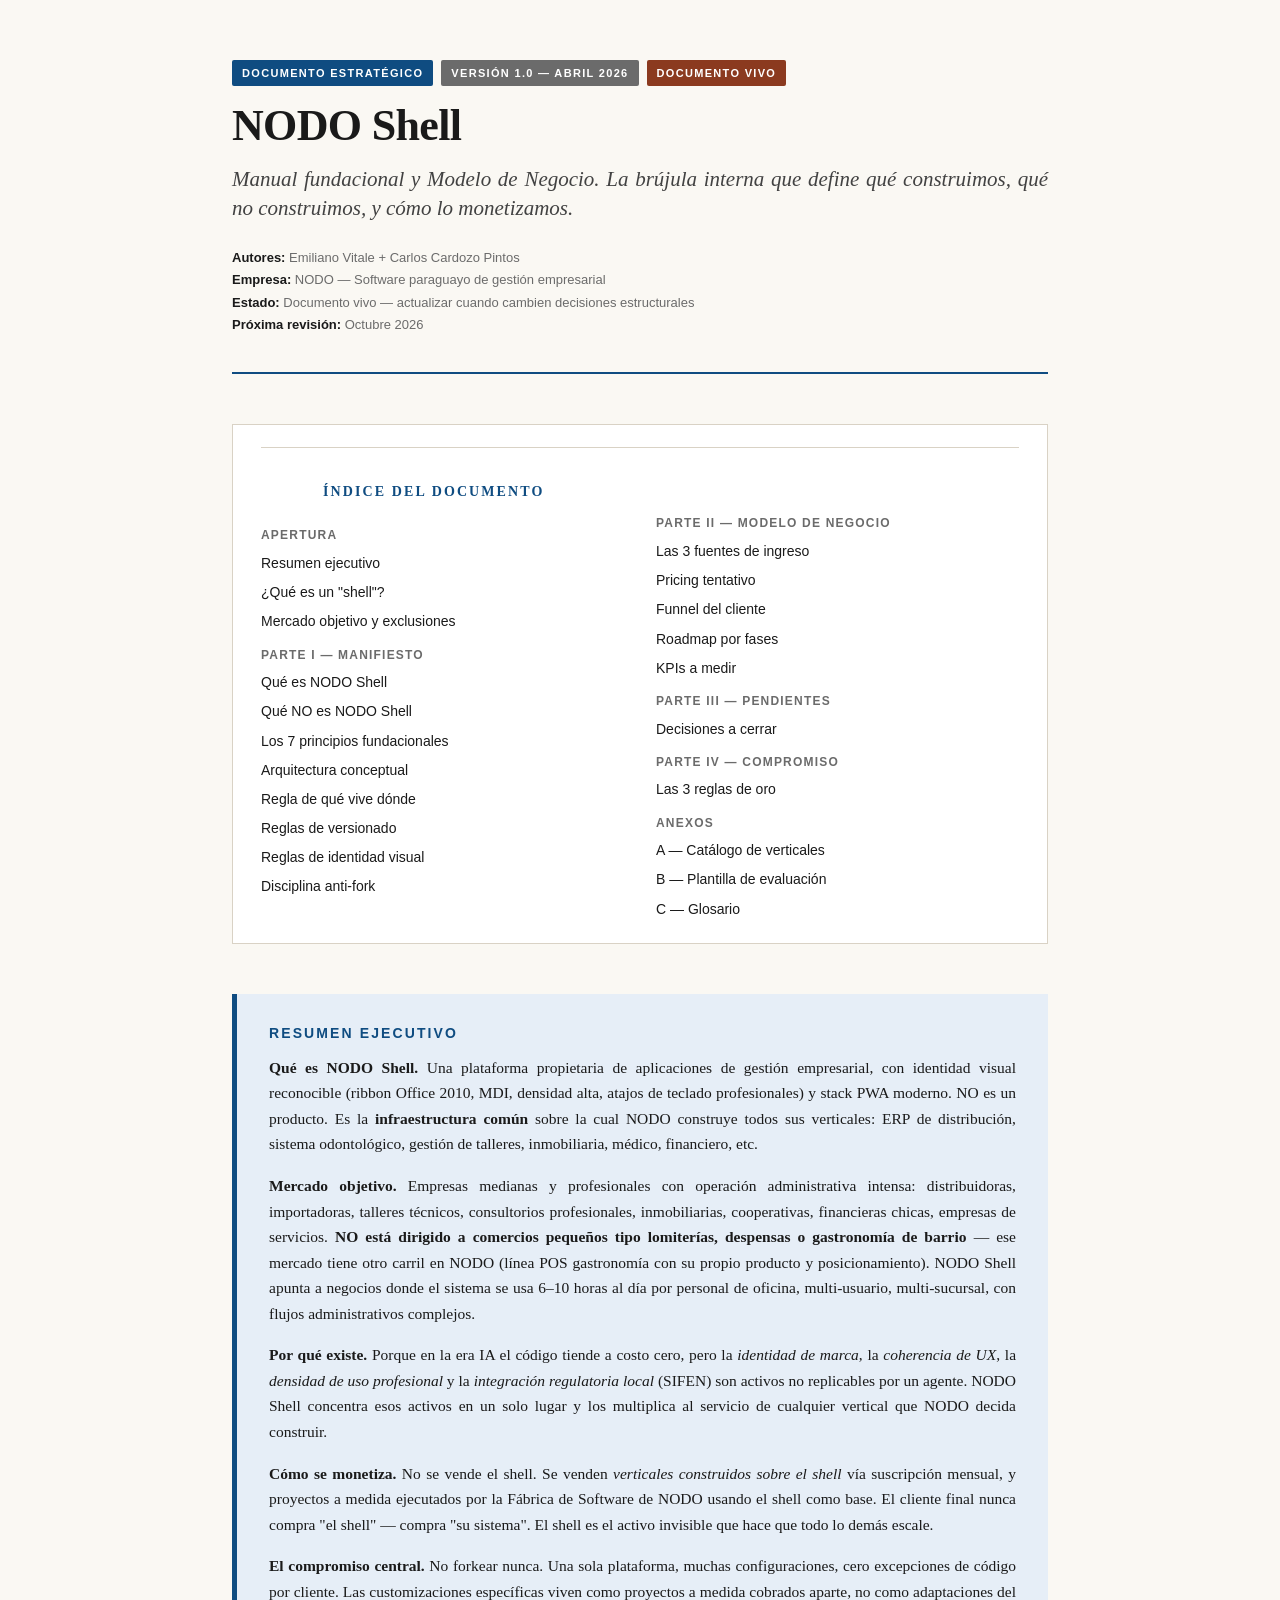
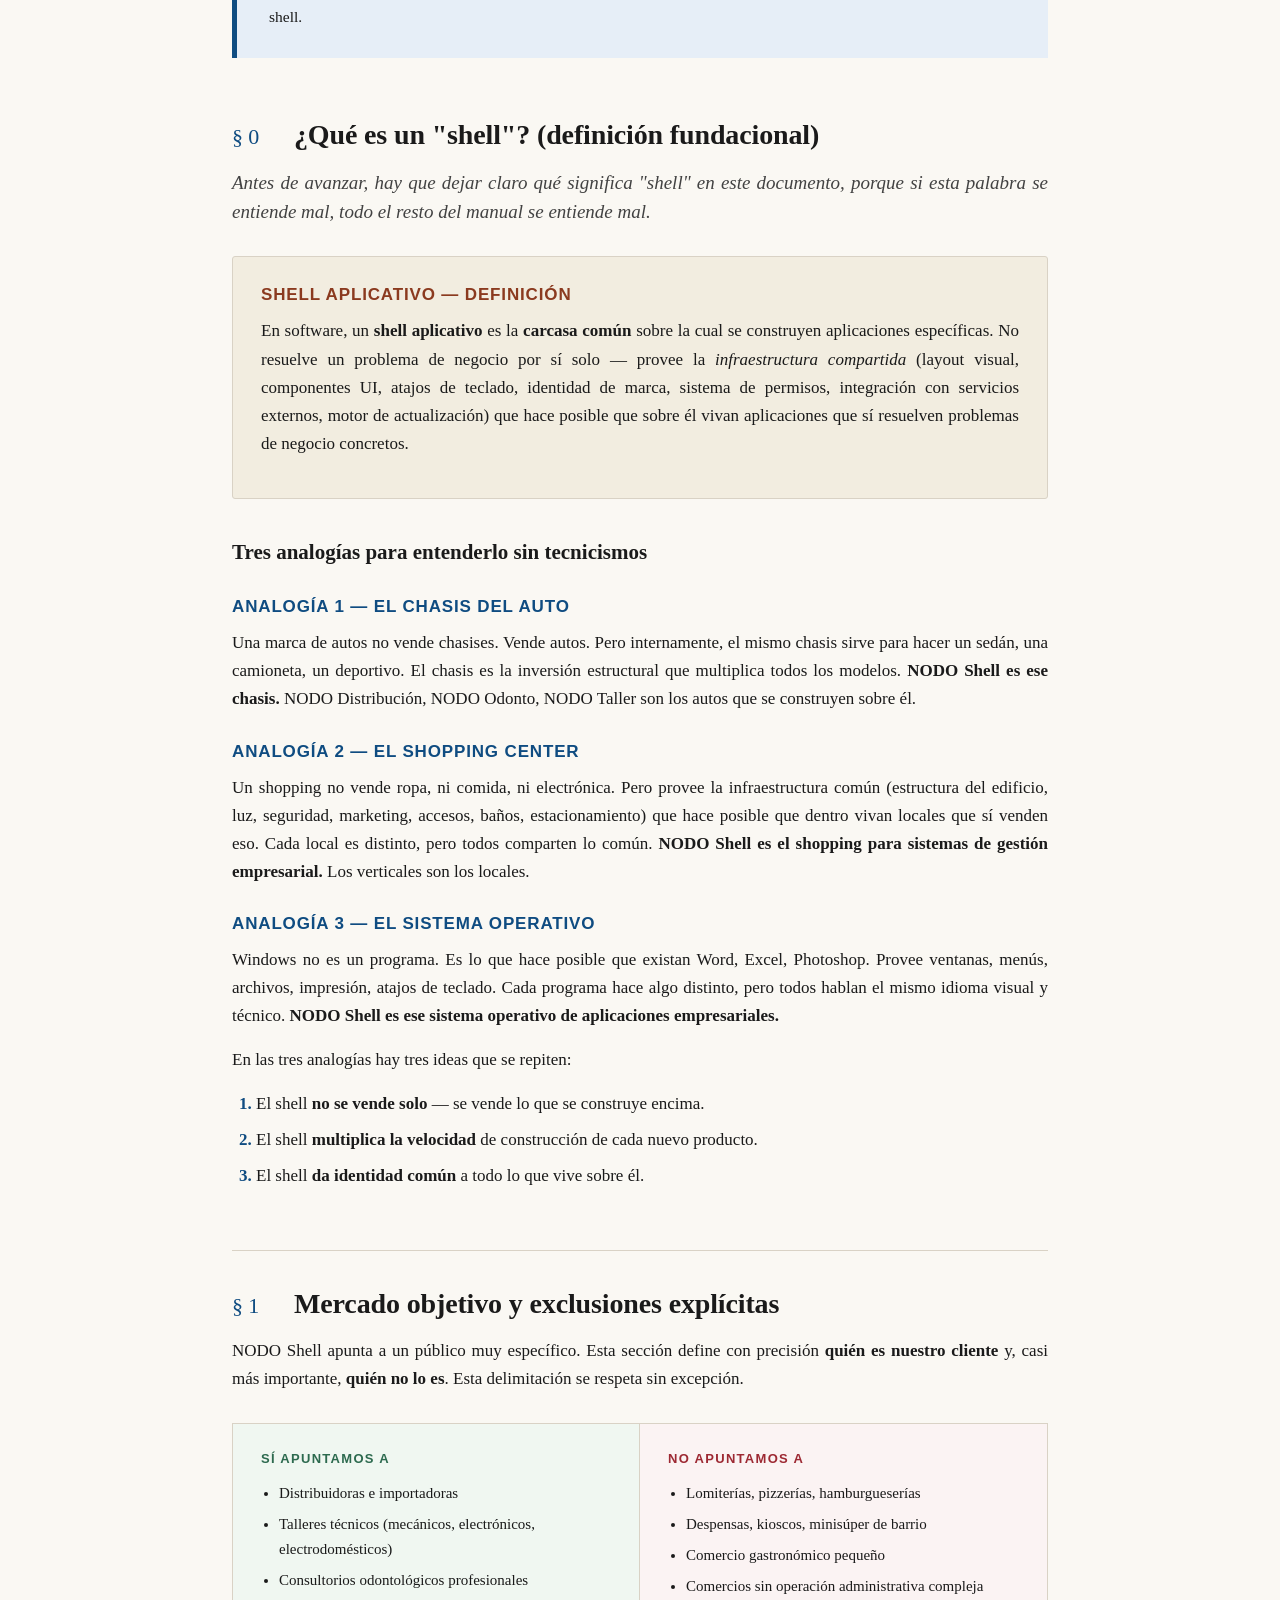
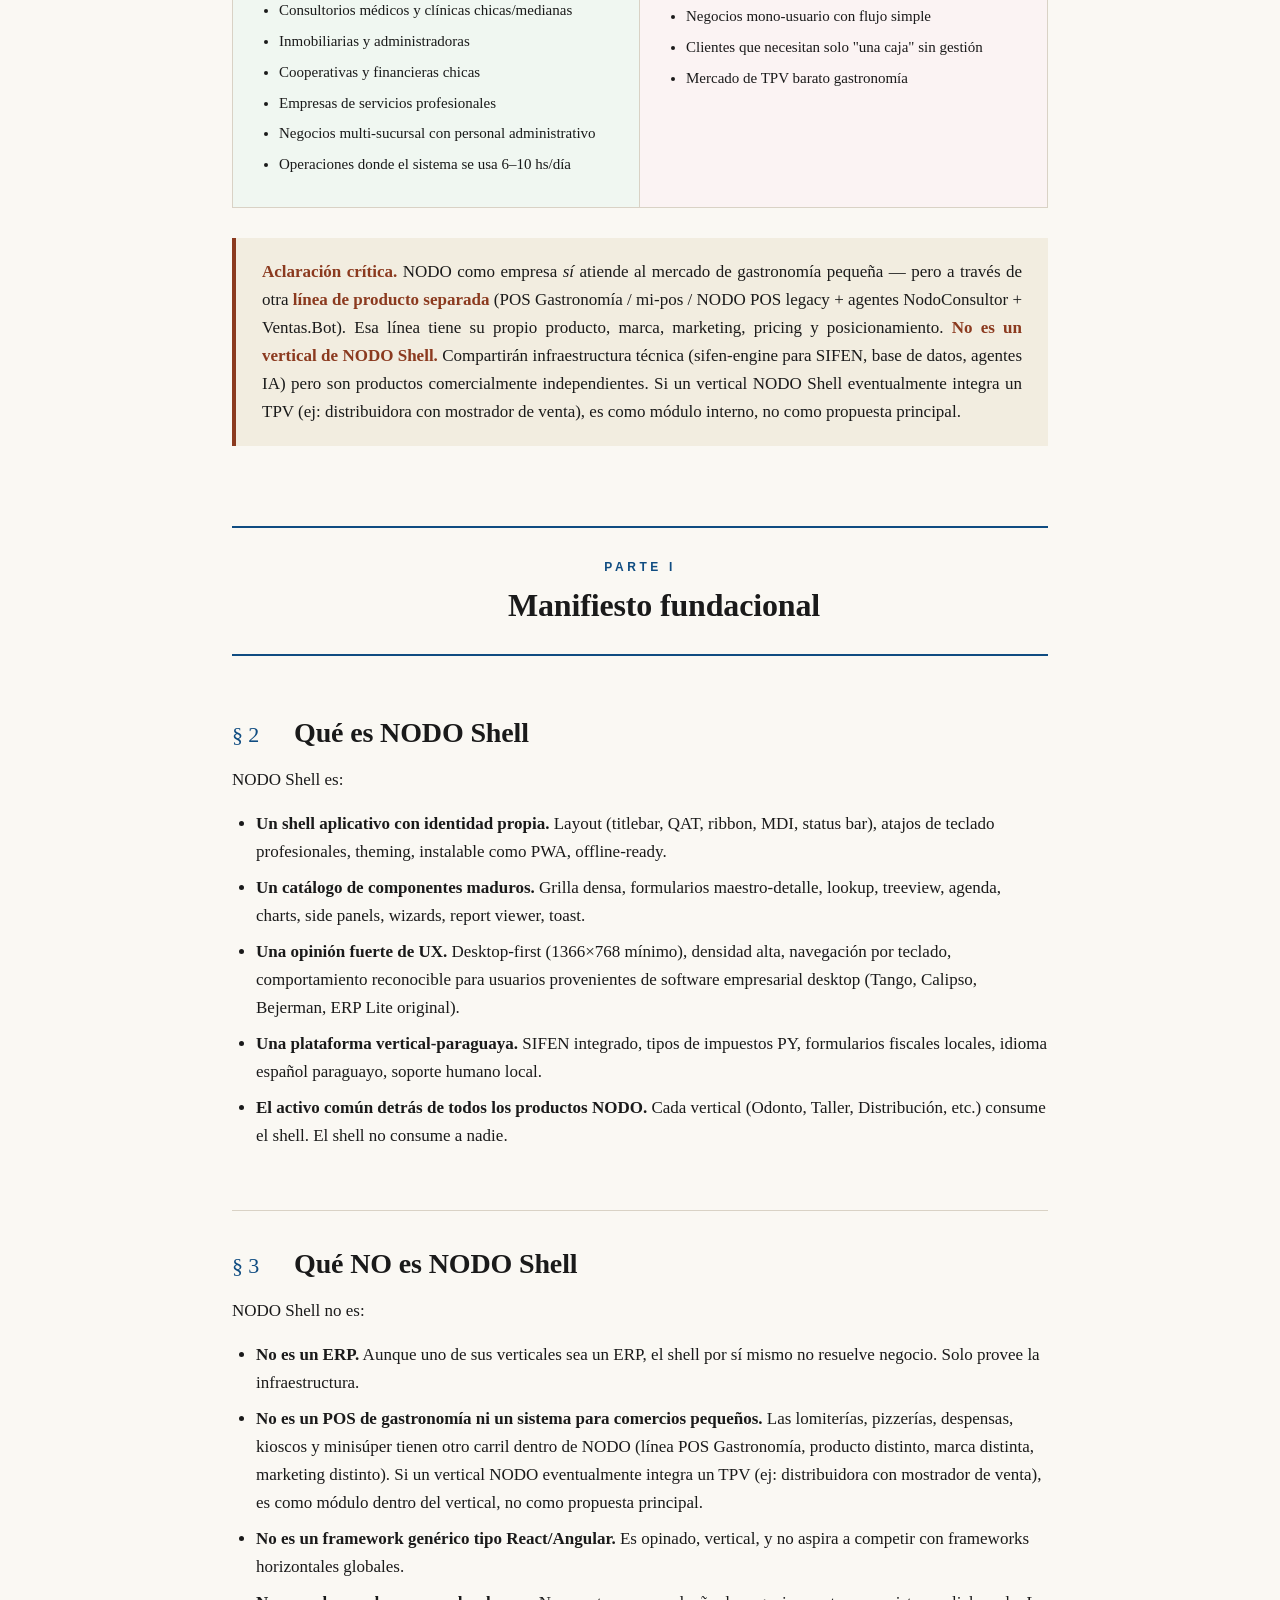
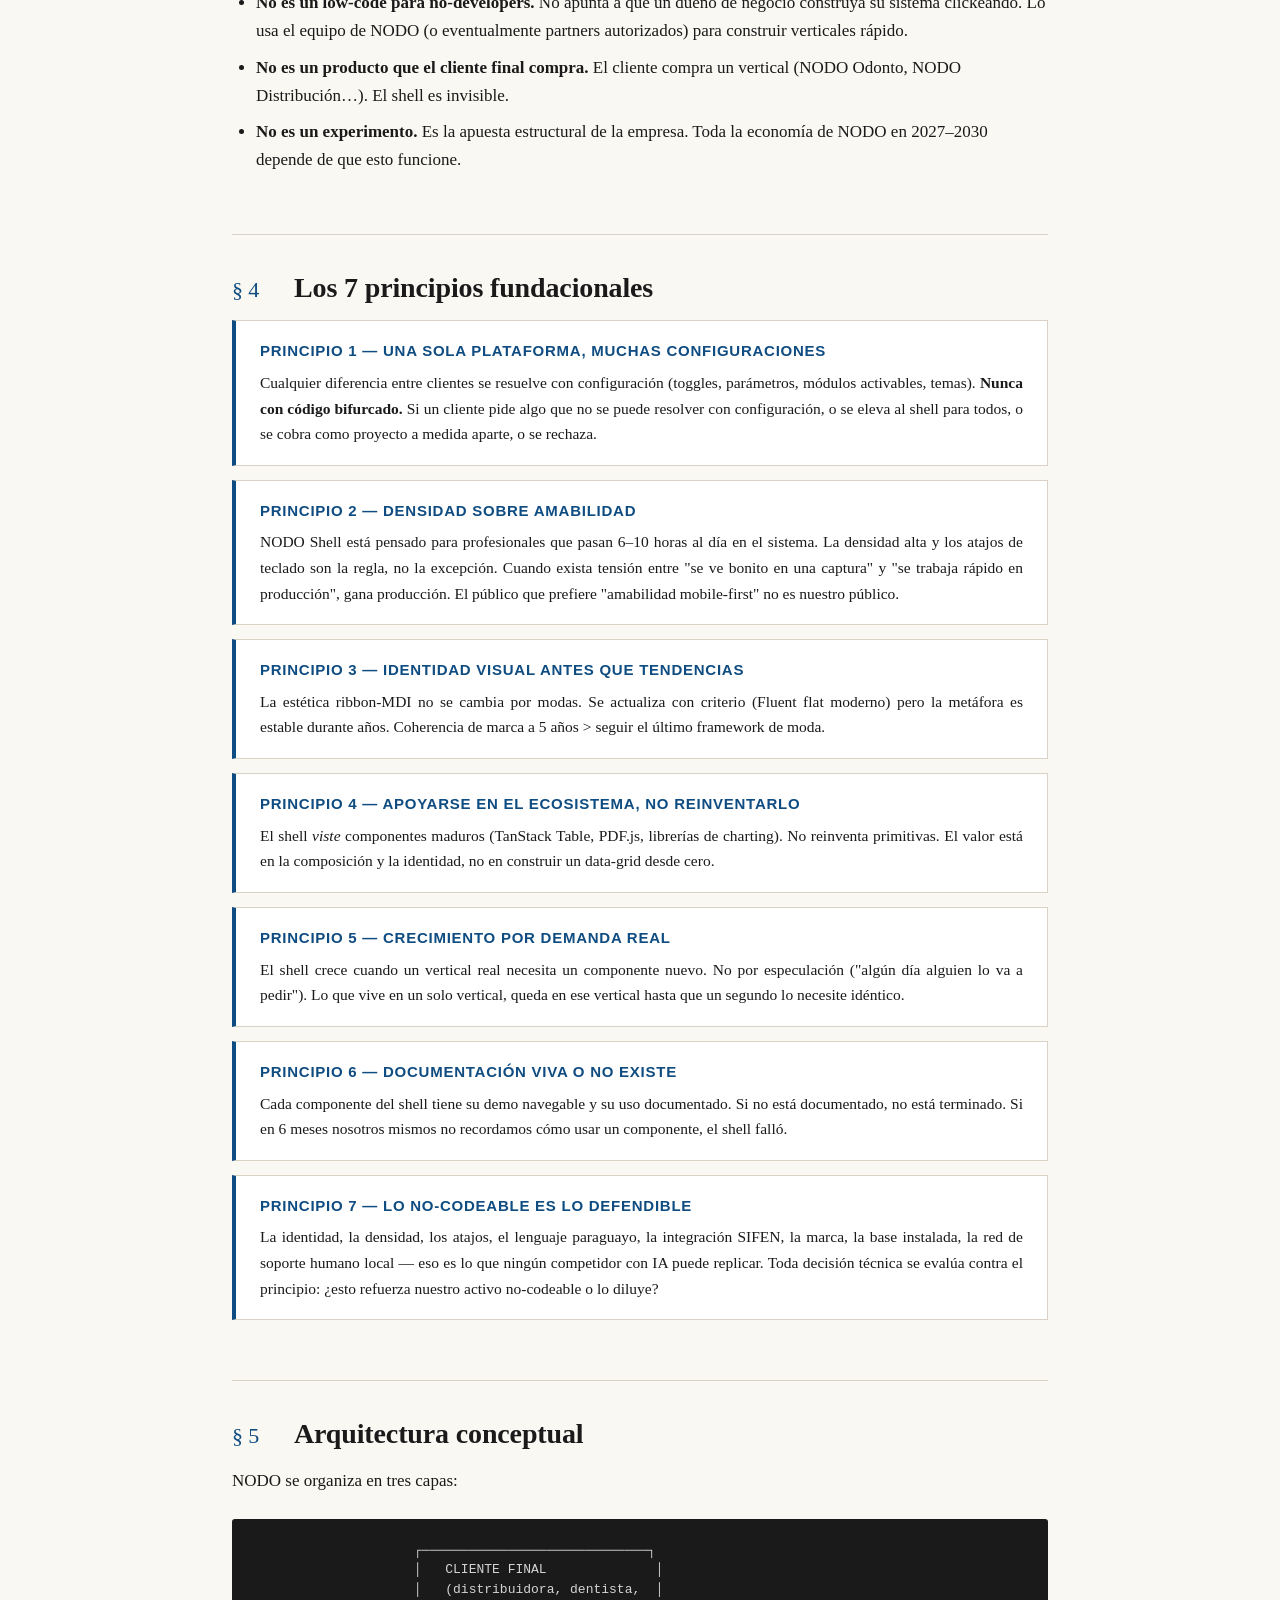
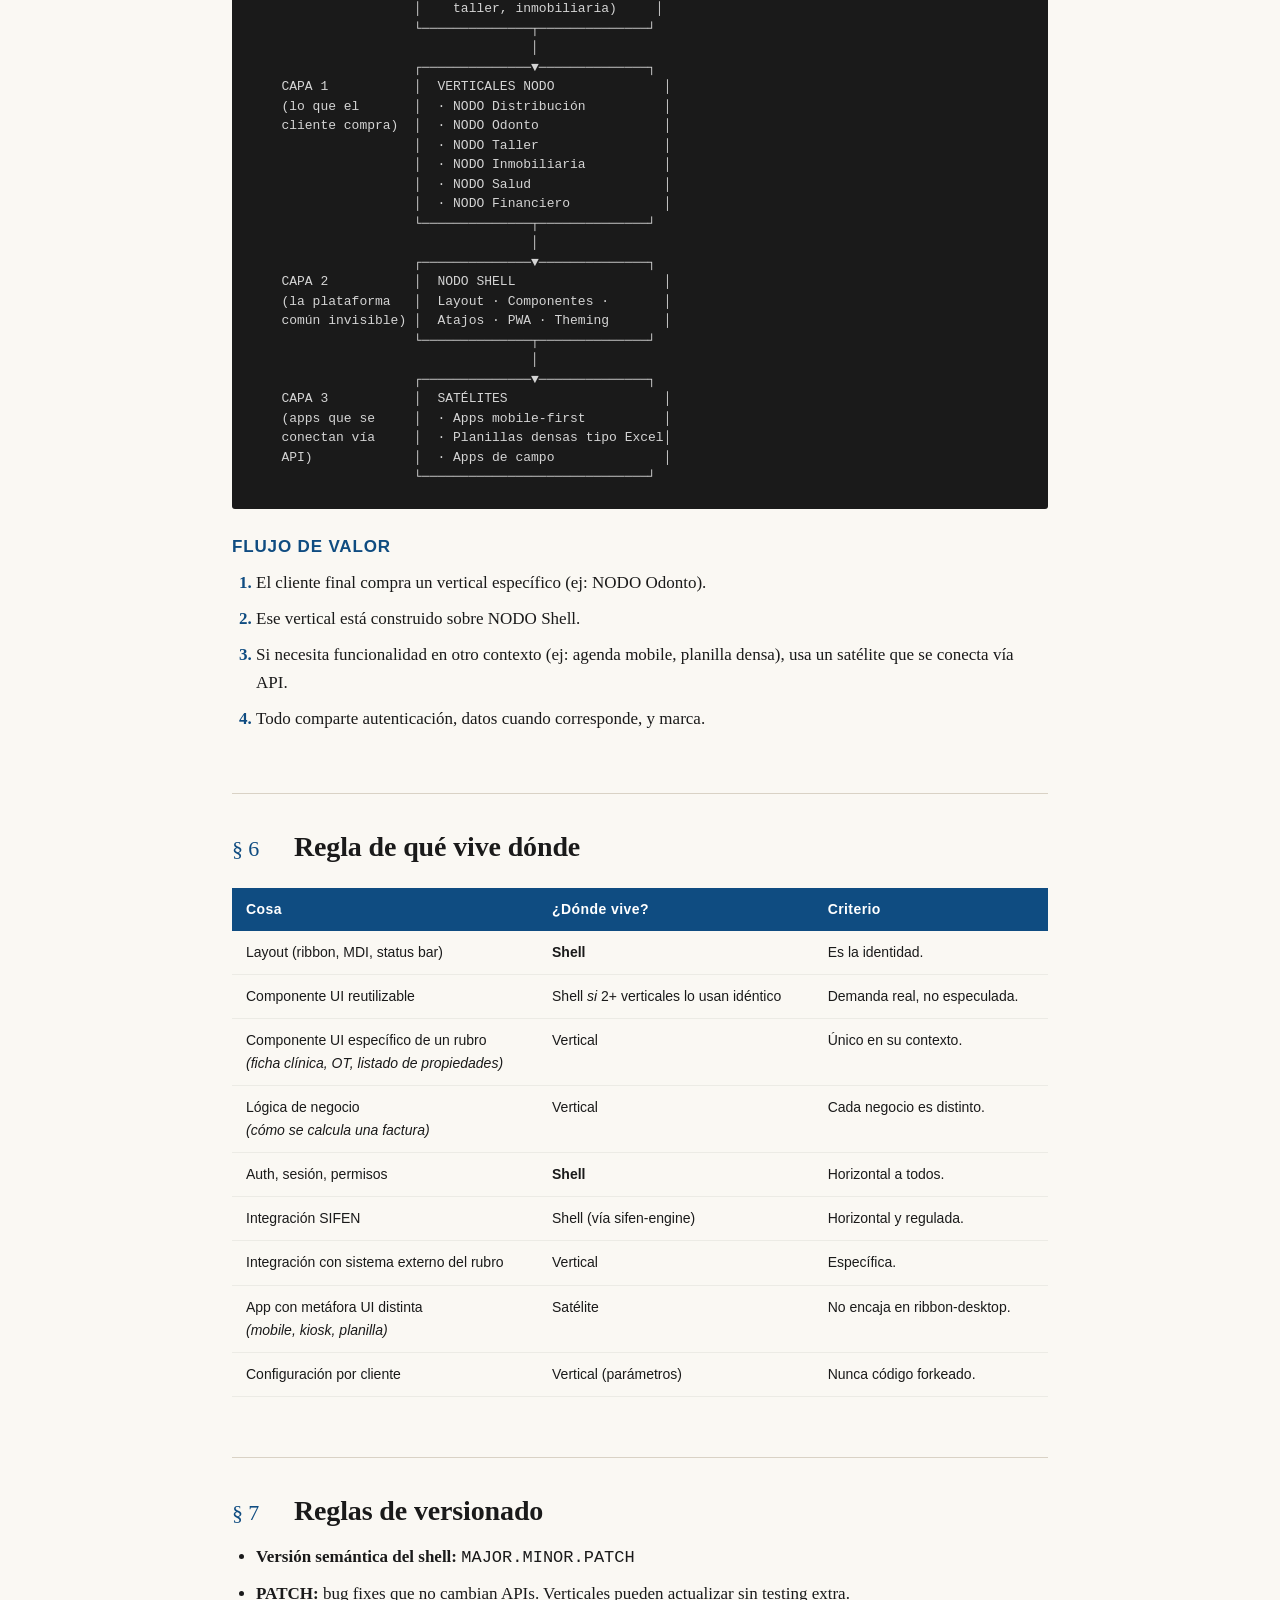
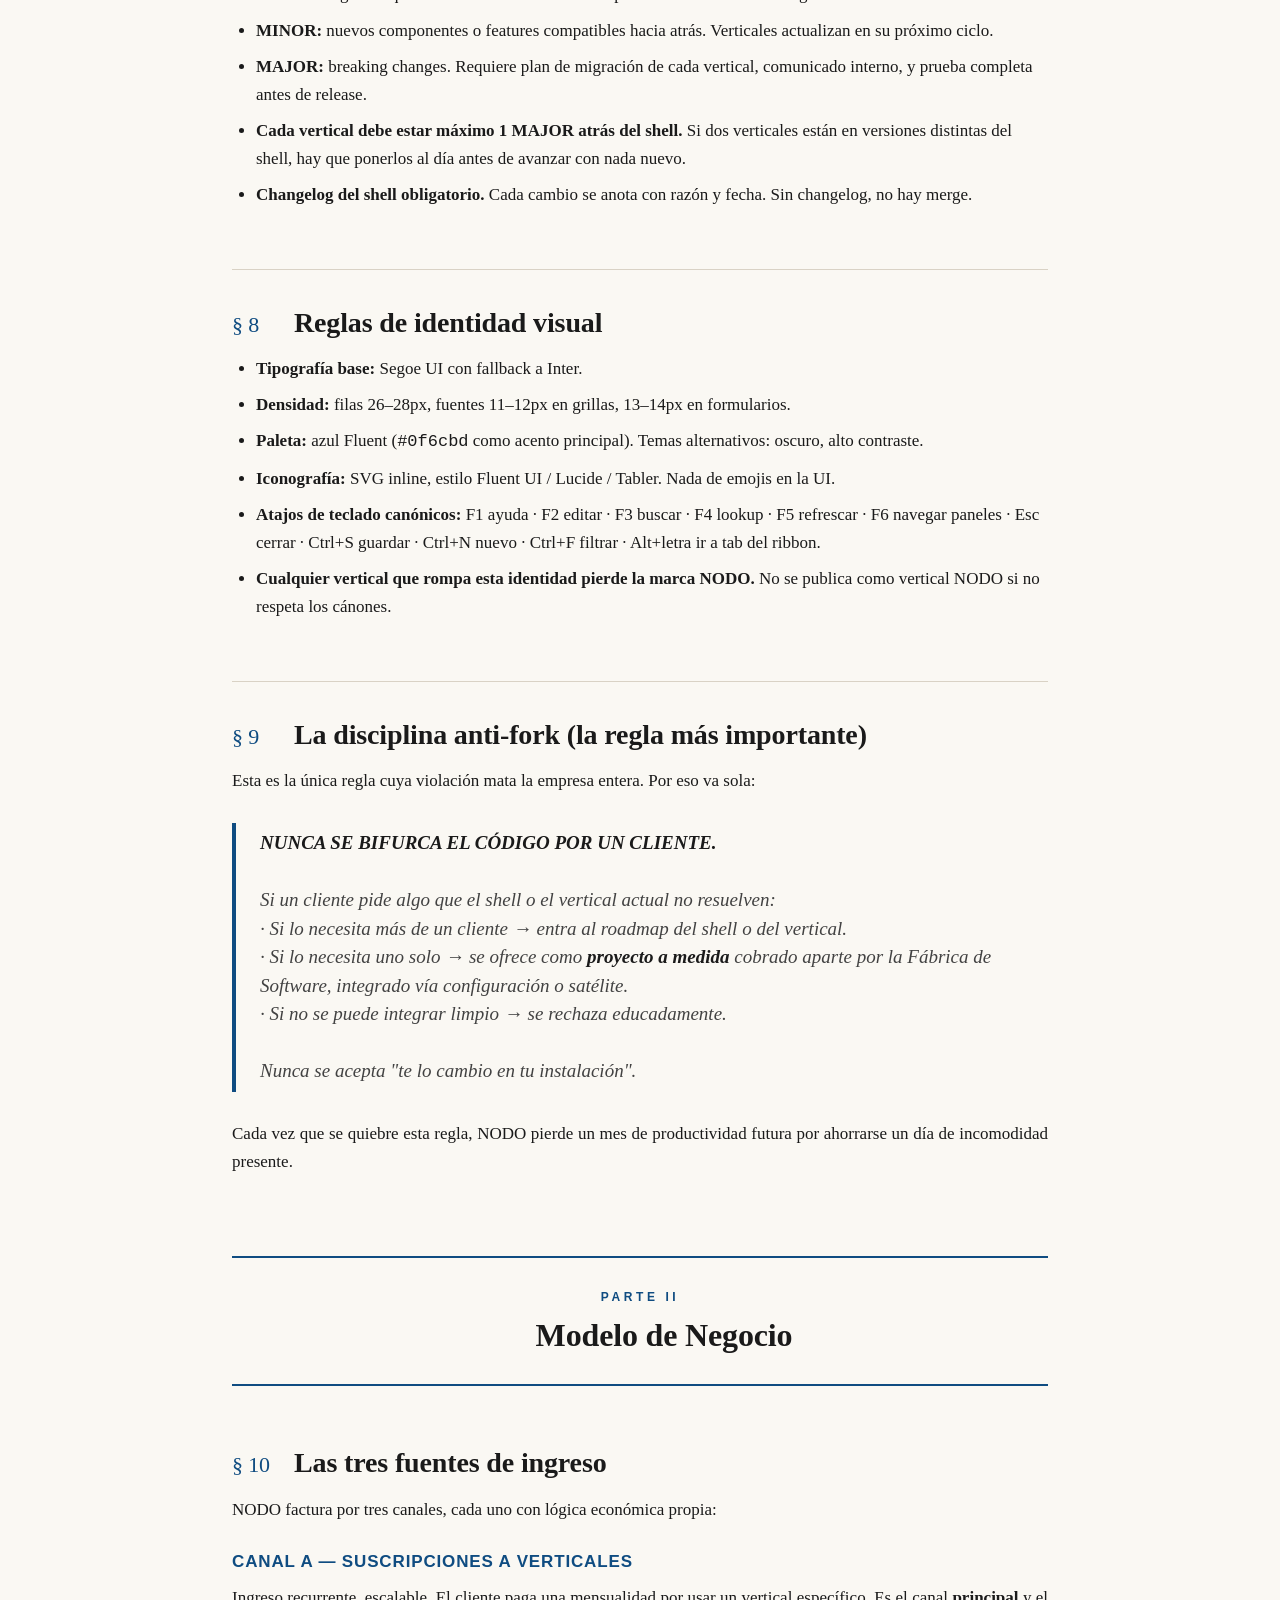
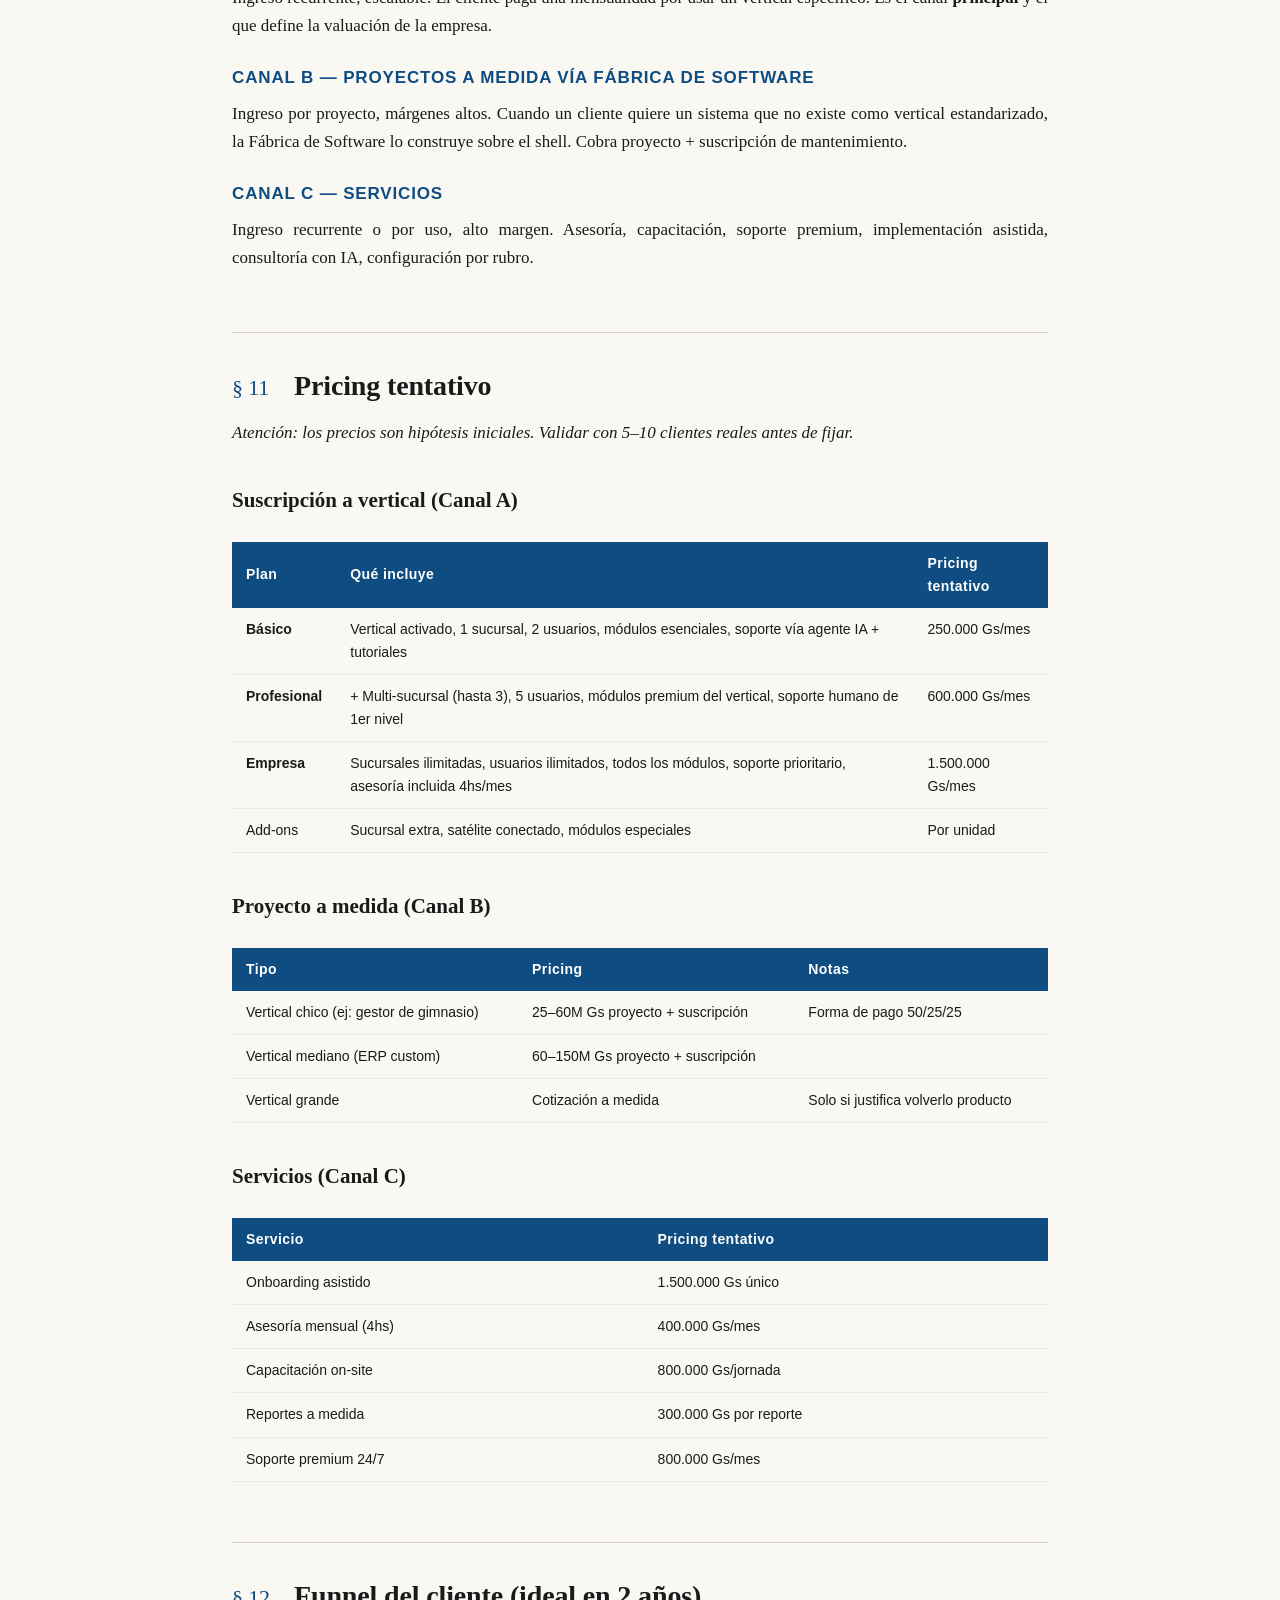
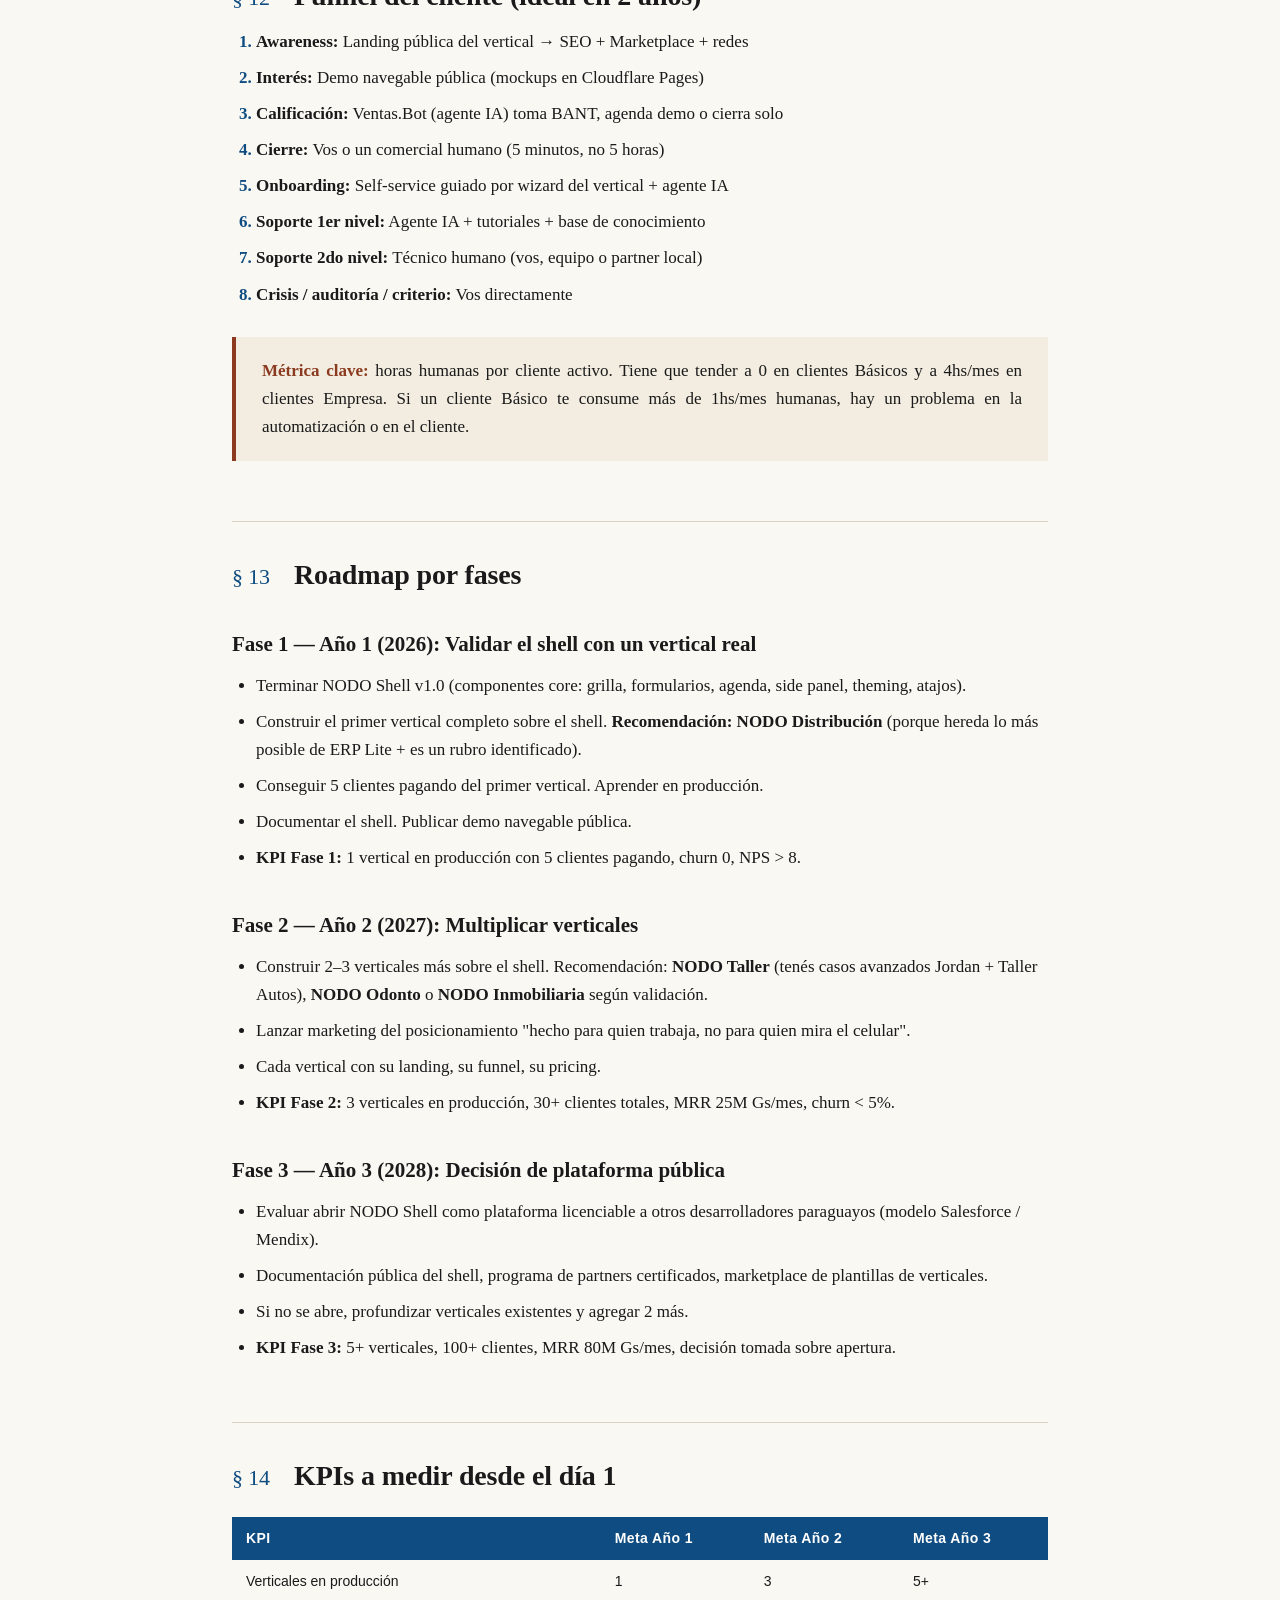
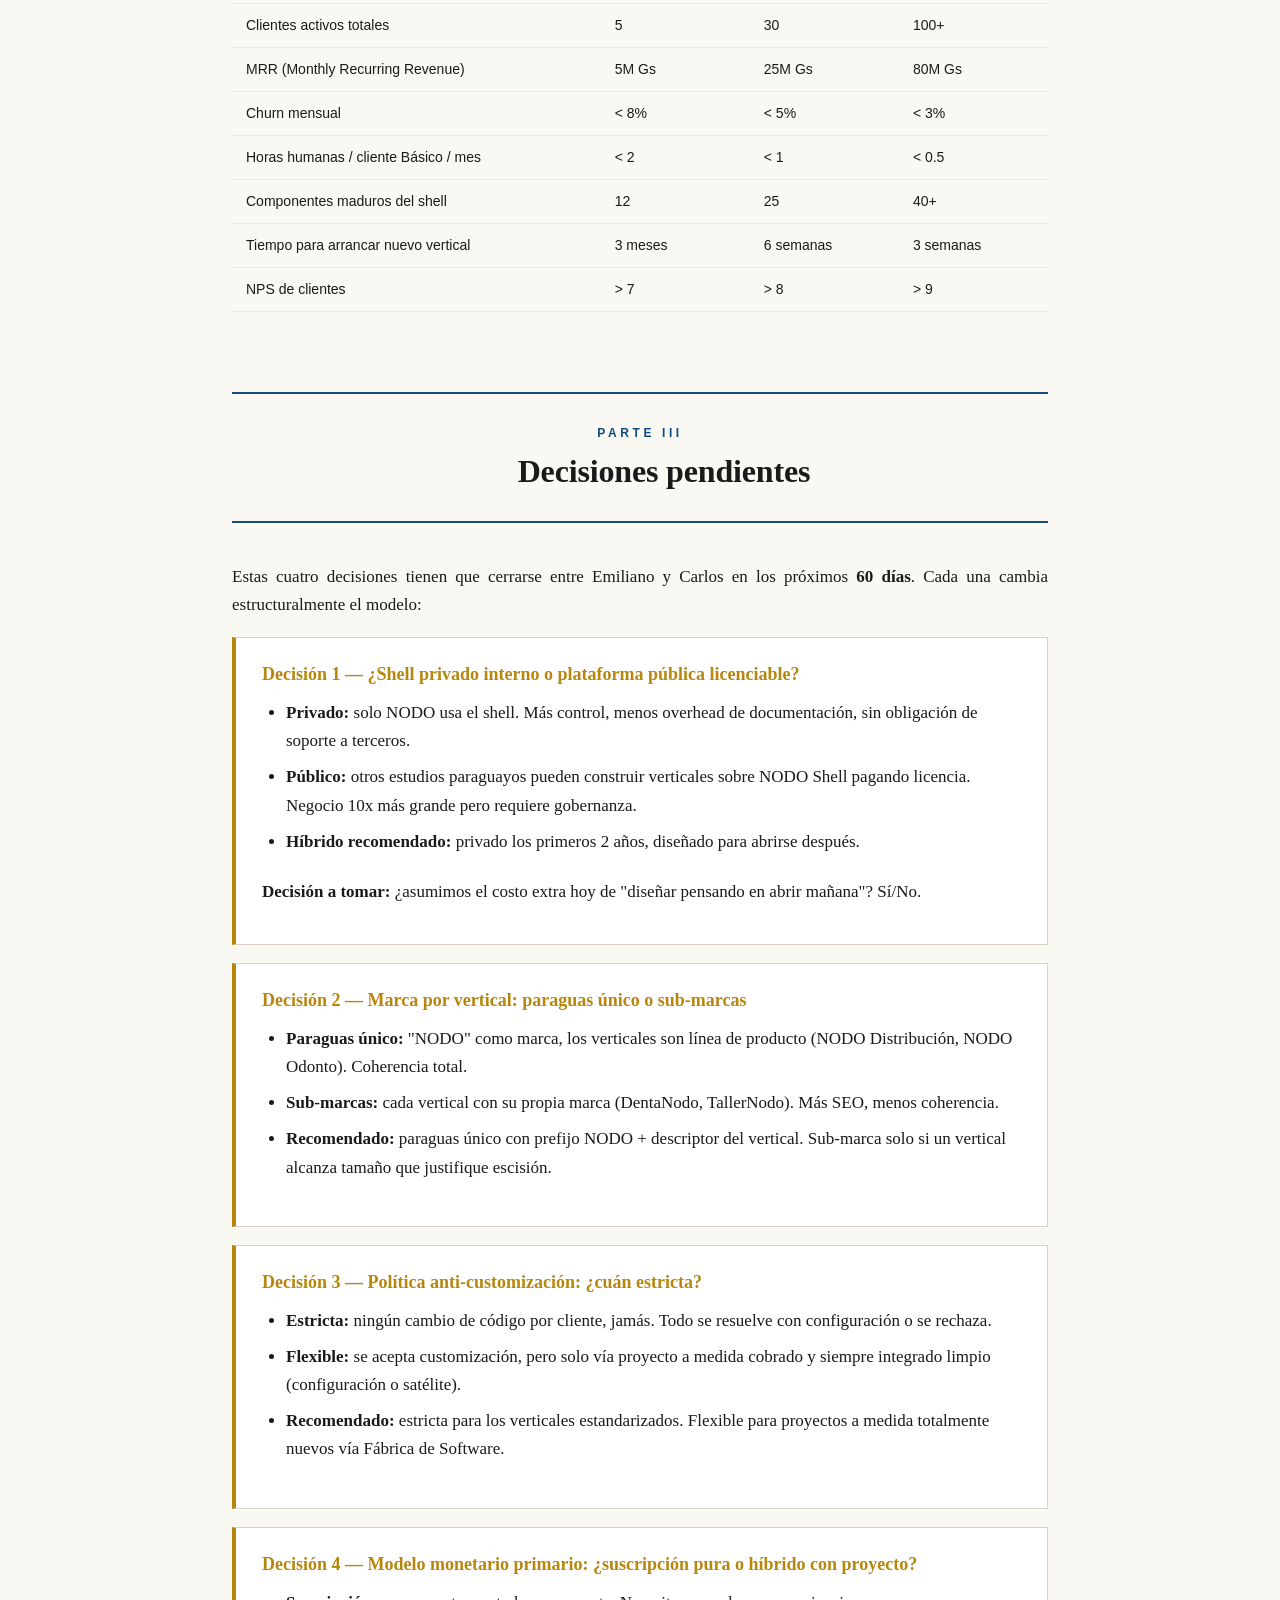
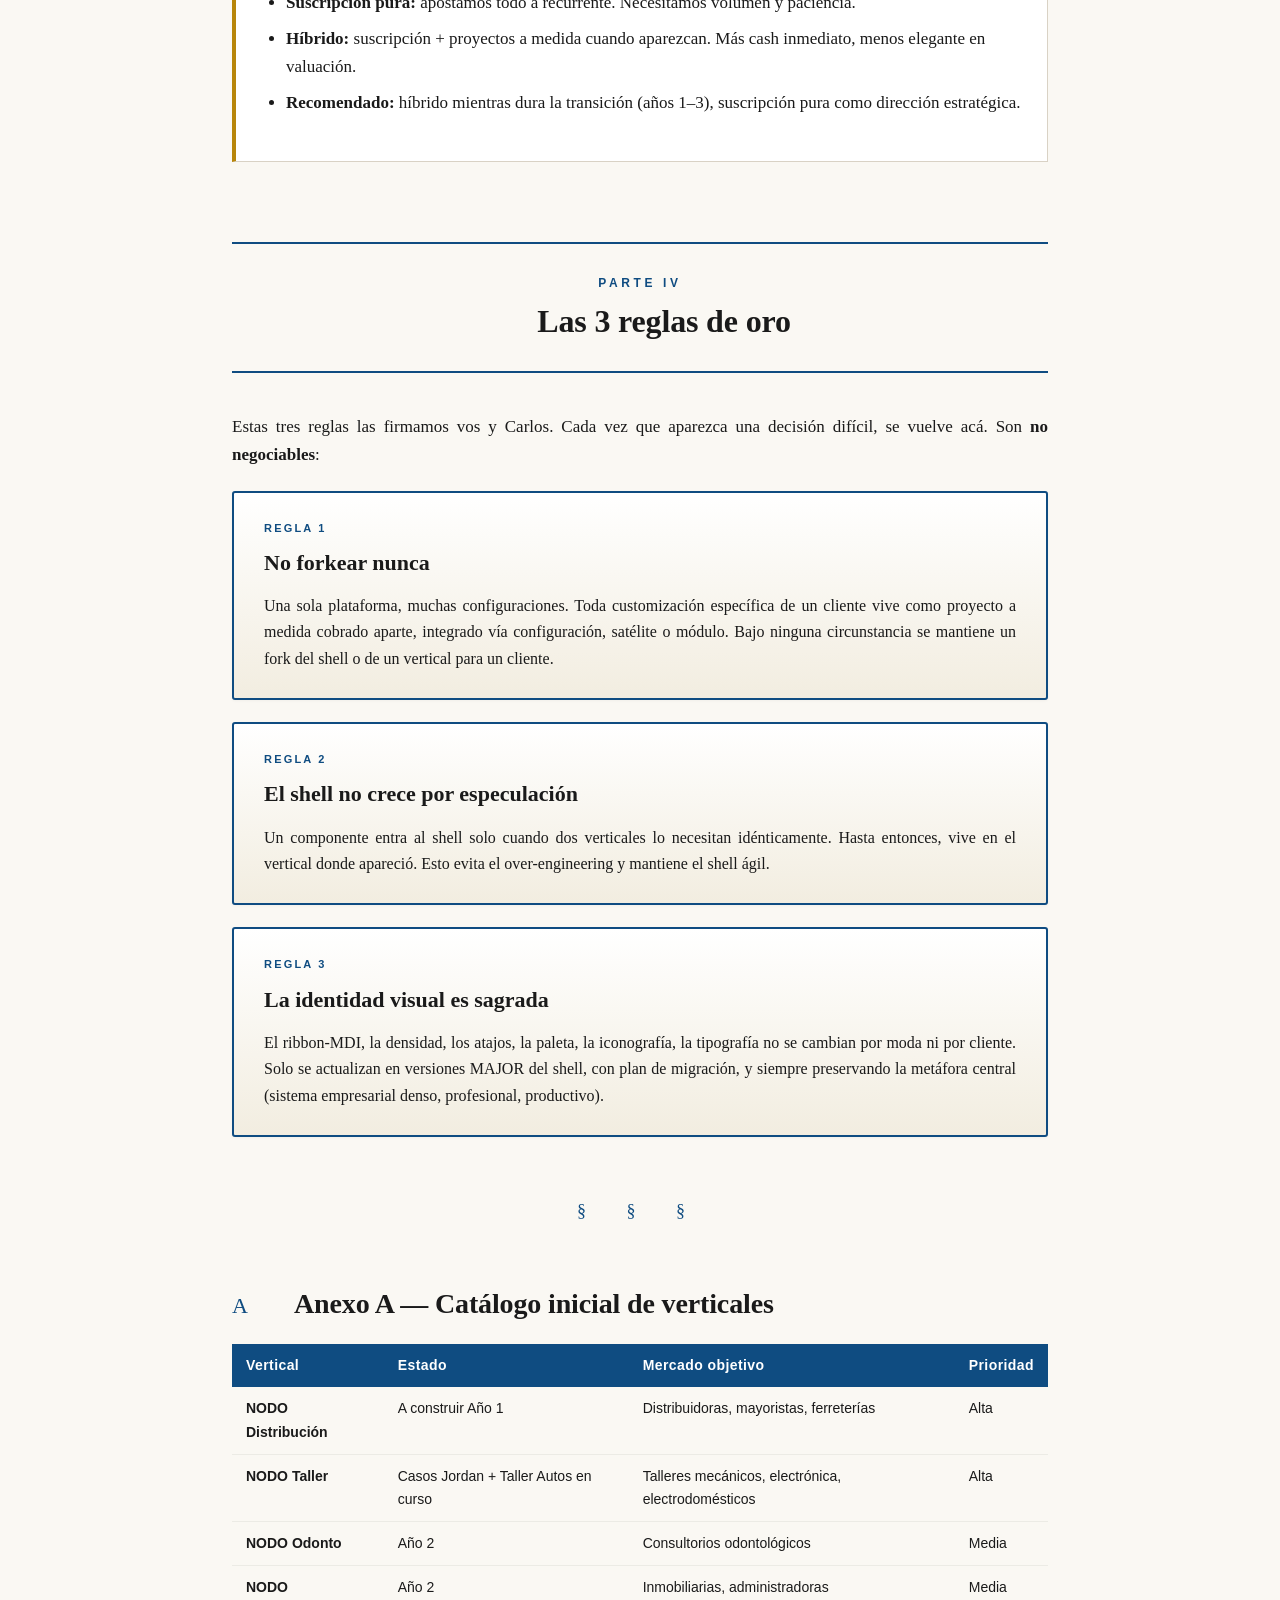
<file: MANUAL-Y-MODELO-NEGOCIO.html>
<!DOCTYPE html>
<html lang="es">
<head>
<meta charset="UTF-8">
<meta name="viewport" content="width=device-width, initial-scale=1.0">
<title>NODO Shell — Manual y Modelo de Negocio v1.0</title>
<style>
  :root {
    --ink: #1a1a1a;
    --ink-soft: #424242;
    --ink-mute: #6b6b6b;
    --accent: #0f4c81;
    --accent-soft: #e6eef7;
    --accent-warn: #8b3a1f;
    --rule: #d9d2c5;
    --rule-soft: #ecebe5;
    --paper: #faf8f3;
    --paper-card: #ffffff;
    --paper-shade: #f2ede0;
    --green: #2d6a4f;
    --red: #9d2933;
    --yellow: #b8860b;
  }

  * { box-sizing: border-box; }

  html { scroll-behavior: smooth; }

  body {
    margin: 0;
    background: var(--paper);
    color: var(--ink);
    font-family: 'Georgia', 'Iowan Old Style', 'Palatino', serif;
    font-size: 17px;
    line-height: 1.65;
    -webkit-font-smoothing: antialiased;
  }

  /* Layout */
  .page {
    max-width: 880px;
    margin: 0 auto;
    padding: 60px 32px 120px;
  }

  /* Cover */
  header.cover {
    border-bottom: 2px solid var(--accent);
    padding-bottom: 36px;
    margin-bottom: 50px;
  }

  .badges {
    display: flex;
    gap: 8px;
    flex-wrap: wrap;
    margin-bottom: 16px;
  }
  .badge {
    font-family: 'Helvetica Neue', Arial, sans-serif;
    font-size: 11px;
    letter-spacing: 0.12em;
    text-transform: uppercase;
    background: var(--accent);
    color: white;
    padding: 4px 10px;
    border-radius: 2px;
    font-weight: 600;
  }
  .badge.muted { background: var(--ink-mute); }
  .badge.warn { background: var(--accent-warn); }

  h1 {
    font-size: 44px;
    line-height: 1.1;
    font-weight: 700;
    margin: 0 0 14px;
    letter-spacing: -0.015em;
  }

  .cover-subtitle {
    font-style: italic;
    color: var(--ink-soft);
    font-size: 21px;
    line-height: 1.4;
    margin: 0 0 24px;
  }

  .cover-meta {
    font-family: 'Helvetica Neue', Arial, sans-serif;
    font-size: 13px;
    color: var(--ink-mute);
    line-height: 1.7;
  }
  .cover-meta strong { color: var(--ink); font-weight: 600; }

  /* TOC */
  .toc {
    background: var(--paper-card);
    border: 1px solid var(--rule);
    padding: 22px 28px;
    margin: 40px 0 50px;
    font-family: 'Helvetica Neue', Arial, sans-serif;
  }
  .toc h2 {
    font-family: 'Georgia', serif;
    font-size: 14px;
    margin: 0 0 14px;
    color: var(--accent);
    letter-spacing: 0.15em;
    text-transform: uppercase;
    font-weight: 600;
  }
  .toc h2::before { content: ""; }
  .toc ol {
    list-style: none;
    padding: 0;
    margin: 0;
    columns: 2;
    column-gap: 32px;
    font-size: 14px;
  }
  .toc ol li {
    margin-bottom: 6px;
    break-inside: avoid;
  }
  .toc a {
    color: var(--ink);
    text-decoration: none;
    border-bottom: 1px dotted transparent;
  }
  .toc a:hover {
    color: var(--accent);
    border-bottom-color: var(--accent);
  }
  .toc .toc-sep {
    color: var(--ink-mute);
    margin: 12px 0 6px;
    font-weight: 600;
    font-size: 12px;
    letter-spacing: 0.1em;
    text-transform: uppercase;
    break-inside: avoid;
  }

  /* Headings */
  h2 {
    font-size: 28px;
    line-height: 1.2;
    margin: 60px 0 16px;
    font-weight: 700;
    letter-spacing: -0.005em;
    border-top: 1px solid var(--rule);
    padding-top: 36px;
  }
  h2.no-rule { border-top: none; padding-top: 0; }
  h2::before {
    content: attr(data-num);
    color: var(--accent);
    font-weight: 400;
    font-size: 22px;
    margin-right: 14px;
    display: inline-block;
    min-width: 48px;
  }

  h3 {
    font-size: 21px;
    font-weight: 700;
    margin: 36px 0 10px;
    color: var(--ink);
  }

  h4 {
    font-size: 17px;
    font-weight: 700;
    margin: 24px 0 8px;
    color: var(--accent);
    text-transform: uppercase;
    letter-spacing: 0.05em;
    font-family: 'Helvetica Neue', Arial, sans-serif;
  }

  /* Body */
  p {
    margin: 0 0 16px;
    text-align: justify;
    hyphens: auto;
  }

  p.lead {
    font-size: 19px;
    line-height: 1.55;
    color: var(--ink-soft);
    font-style: italic;
  }

  strong { font-weight: 700; color: var(--ink); }
  em { font-style: italic; }

  ul, ol {
    padding-left: 24px;
    margin: 0 0 22px;
  }
  li { margin-bottom: 8px; }
  ol > li::marker { font-weight: 700; color: var(--accent); }

  blockquote {
    border-left: 4px solid var(--accent);
    margin: 28px 0;
    padding: 6px 0 6px 24px;
    font-style: italic;
    color: var(--ink-soft);
    font-size: 19px;
    line-height: 1.5;
  }

  /* Special boxes */
  .exec-summary {
    background: var(--accent-soft);
    border-left: 5px solid var(--accent);
    padding: 28px 32px;
    margin: 0 0 50px;
  }
  .exec-summary h3 {
    margin-top: 0;
    color: var(--accent);
    font-size: 14px;
    letter-spacing: 0.15em;
    text-transform: uppercase;
    font-family: 'Helvetica Neue', Arial, sans-serif;
    border: none;
  }
  .exec-summary p { font-size: 15.5px; }
  .exec-summary p:last-child { margin-bottom: 0; }

  .definition {
    background: var(--paper-shade);
    border: 1px solid var(--rule);
    padding: 24px 28px;
    margin: 30px 0;
    border-radius: 3px;
  }
  .definition h4 {
    margin-top: 0;
    color: var(--accent-warn);
  }

  .market-box {
    display: grid;
    grid-template-columns: 1fr 1fr;
    gap: 0;
    margin: 30px 0;
    border: 1px solid var(--rule);
  }
  .market-box > div {
    padding: 24px 28px;
  }
  .market-box .yes {
    background: #f0f7f1;
    border-right: 1px solid var(--rule);
  }
  .market-box .no { background: #fbf3f3; }
  .market-box h4 {
    margin: 0 0 12px;
    font-family: 'Helvetica Neue', Arial, sans-serif;
    text-transform: uppercase;
    letter-spacing: 0.1em;
    font-size: 13px;
  }
  .market-box .yes h4 { color: var(--green); }
  .market-box .no h4 { color: var(--red); }
  .market-box ul {
    margin: 0;
    padding-left: 18px;
    font-size: 15px;
  }
  .market-box li { margin-bottom: 6px; }

  .principle {
    background: var(--paper-card);
    border: 1px solid var(--rule);
    padding: 18px 24px;
    margin: 14px 0;
    border-left: 4px solid var(--accent);
  }
  .principle h4 {
    margin: 0 0 6px;
    color: var(--accent);
    font-size: 15px;
  }
  .principle p { margin: 0; font-size: 15.5px; }

  .rule-card {
    background: linear-gradient(180deg, var(--paper-card) 0%, var(--paper-shade) 100%);
    border: 2px solid var(--accent);
    padding: 26px 30px;
    margin: 22px 0;
    border-radius: 3px;
    box-shadow: 0 1px 3px rgba(0,0,0,0.04);
  }
  .rule-card .rule-num {
    font-family: 'Helvetica Neue', Arial, sans-serif;
    font-size: 11px;
    letter-spacing: 0.2em;
    text-transform: uppercase;
    color: var(--accent);
    font-weight: 700;
    margin-bottom: 8px;
  }
  .rule-card h3 {
    margin: 0 0 12px;
    font-size: 22px;
  }
  .rule-card p { margin: 0; font-size: 16px; }

  .decision-card {
    background: var(--paper-card);
    border: 1px solid var(--rule);
    padding: 22px 26px;
    margin: 18px 0;
    border-left: 4px solid var(--yellow);
  }
  .decision-card h3 {
    margin-top: 0;
    color: var(--yellow);
    font-size: 18px;
  }

  .callout {
    background: var(--paper-shade);
    border-left: 4px solid var(--accent-warn);
    padding: 20px 26px;
    margin: 28px 0;
  }
  .callout p:last-child { margin-bottom: 0; }
  .callout strong { color: var(--accent-warn); }

  /* Tables */
  table {
    width: 100%;
    border-collapse: collapse;
    margin: 24px 0;
    font-family: 'Helvetica Neue', Arial, sans-serif;
    font-size: 14px;
  }
  th {
    background: var(--accent);
    color: white;
    text-align: left;
    padding: 10px 14px;
    font-weight: 600;
    letter-spacing: 0.03em;
  }
  td {
    padding: 10px 14px;
    border-bottom: 1px solid var(--rule-soft);
    vertical-align: top;
  }
  tr:nth-child(even) td { background: var(--paper); }
  tr:hover td { background: var(--accent-soft); }

  /* Code/pre for ASCII art */
  pre {
    background: #1a1a1a;
    color: #d4d4d4;
    padding: 22px 26px;
    overflow-x: auto;
    font-family: 'Consolas', 'Monaco', monospace;
    font-size: 13px;
    line-height: 1.5;
    border-radius: 3px;
    margin: 24px 0;
  }

  /* Hr */
  hr.section-break {
    border: none;
    text-align: center;
    margin: 60px 0 40px;
    color: var(--accent);
    font-size: 18px;
    letter-spacing: 1em;
  }
  hr.section-break::before { content: "§ § §"; }

  /* Part header */
  .part-header {
    text-align: center;
    margin: 80px 0 40px;
    padding: 30px 0;
    border-top: 2px solid var(--accent);
    border-bottom: 2px solid var(--accent);
  }
  .part-header .part-label {
    font-family: 'Helvetica Neue', Arial, sans-serif;
    font-size: 12px;
    letter-spacing: 0.3em;
    text-transform: uppercase;
    color: var(--accent);
    font-weight: 700;
    margin-bottom: 8px;
  }
  .part-header h2 {
    margin: 0;
    border: none;
    padding: 0;
    font-size: 32px;
  }
  .part-header h2::before { content: ""; margin: 0; }

  /* Footer */
  footer.signature {
    margin-top: 80px;
    padding: 40px 30px;
    border-top: 2px solid var(--accent);
    background: var(--paper-shade);
    text-align: center;
  }
  .signature-block {
    display: flex;
    justify-content: space-around;
    margin-top: 30px;
    font-family: 'Helvetica Neue', Arial, sans-serif;
  }
  .signature-line {
    border-top: 1px solid var(--ink);
    width: 220px;
    padding-top: 8px;
    font-size: 13px;
    color: var(--ink-soft);
  }
  .signature-line strong { display: block; margin-bottom: 4px; color: var(--ink); }

  /* Responsive */
  @media (max-width: 720px) {
    body { font-size: 16px; }
    .page { padding: 40px 20px 80px; }
    h1 { font-size: 32px; }
    h2 { font-size: 22px; }
    .toc ol { columns: 1; }
    .market-box { grid-template-columns: 1fr; }
    .market-box .yes { border-right: none; border-bottom: 1px solid var(--rule); }
    .signature-block { flex-direction: column; gap: 30px; }
    table { font-size: 12.5px; }
    th, td { padding: 8px 10px; }
  }

  @media print {
    body { background: white; color: black; font-size: 11pt; }
    .page { max-width: none; padding: 0; }
    h2 { page-break-after: avoid; }
    .rule-card, .principle, .decision-card { page-break-inside: avoid; }
    pre { color: #1a1a1a; background: #f5f5f5; }
    .toc { page-break-after: always; }
  }
</style>
</head>
<body>
<div class="page">

<!-- ============= COVER ============= -->
<header class="cover">
  <div class="badges">
    <span class="badge">Documento estratégico</span>
    <span class="badge muted">Versión 1.0 — Abril 2026</span>
    <span class="badge warn">Documento vivo</span>
  </div>
  <h1>NODO Shell</h1>
  <p class="cover-subtitle">Manual fundacional y Modelo de Negocio. La brújula interna que define qué construimos, qué no construimos, y cómo lo monetizamos.</p>
  <div class="cover-meta">
    <strong>Autores:</strong> Emiliano Vitale + Carlos Cardozo Pintos<br>
    <strong>Empresa:</strong> NODO — Software paraguayo de gestión empresarial<br>
    <strong>Estado:</strong> Documento vivo — actualizar cuando cambien decisiones estructurales<br>
    <strong>Próxima revisión:</strong> Octubre 2026
  </div>
</header>

<!-- ============= TOC ============= -->
<nav class="toc">
  <h2>Índice del documento</h2>
  <ol>
    <li class="toc-sep">Apertura</li>
    <li><a href="#exec">Resumen ejecutivo</a></li>
    <li><a href="#shell-def">¿Qué es un "shell"?</a></li>
    <li><a href="#mercado">Mercado objetivo y exclusiones</a></li>

    <li class="toc-sep">Parte I — Manifiesto</li>
    <li><a href="#que-es">Qué es NODO Shell</a></li>
    <li><a href="#que-no-es">Qué NO es NODO Shell</a></li>
    <li><a href="#principios">Los 7 principios fundacionales</a></li>
    <li><a href="#arquitectura">Arquitectura conceptual</a></li>
    <li><a href="#regla-vive">Regla de qué vive dónde</a></li>
    <li><a href="#versionado">Reglas de versionado</a></li>
    <li><a href="#identidad">Reglas de identidad visual</a></li>
    <li><a href="#anti-fork">Disciplina anti-fork</a></li>

    <li class="toc-sep">Parte II — Modelo de Negocio</li>
    <li><a href="#canales">Las 3 fuentes de ingreso</a></li>
    <li><a href="#pricing">Pricing tentativo</a></li>
    <li><a href="#funnel">Funnel del cliente</a></li>
    <li><a href="#roadmap">Roadmap por fases</a></li>
    <li><a href="#kpis">KPIs a medir</a></li>

    <li class="toc-sep">Parte III — Pendientes</li>
    <li><a href="#decisiones">Decisiones a cerrar</a></li>

    <li class="toc-sep">Parte IV — Compromiso</li>
    <li><a href="#reglas-oro">Las 3 reglas de oro</a></li>

    <li class="toc-sep">Anexos</li>
    <li><a href="#anexo-a">A — Catálogo de verticales</a></li>
    <li><a href="#anexo-b">B — Plantilla de evaluación</a></li>
    <li><a href="#anexo-c">C — Glosario</a></li>
  </ol>
</nav>

<!-- ============= EXEC SUMMARY ============= -->
<section class="exec-summary" id="exec">
  <h3>Resumen ejecutivo</h3>

  <p><strong>Qué es NODO Shell.</strong> Una plataforma propietaria de aplicaciones de gestión empresarial, con identidad visual reconocible (ribbon Office 2010, MDI, densidad alta, atajos de teclado profesionales) y stack PWA moderno. NO es un producto. Es la <strong>infraestructura común</strong> sobre la cual NODO construye todos sus verticales: ERP de distribución, sistema odontológico, gestión de talleres, inmobiliaria, médico, financiero, etc.</p>

  <p><strong>Mercado objetivo.</strong> Empresas medianas y profesionales con operación administrativa intensa: distribuidoras, importadoras, talleres técnicos, consultorios profesionales, inmobiliarias, cooperativas, financieras chicas, empresas de servicios. <strong>NO está dirigido a comercios pequeños tipo lomiterías, despensas o gastronomía de barrio</strong> — ese mercado tiene otro carril en NODO (línea POS gastronomía con su propio producto y posicionamiento). NODO Shell apunta a negocios donde el sistema se usa 6–10 horas al día por personal de oficina, multi-usuario, multi-sucursal, con flujos administrativos complejos.</p>

  <p><strong>Por qué existe.</strong> Porque en la era IA el código tiende a costo cero, pero la <em>identidad de marca</em>, la <em>coherencia de UX</em>, la <em>densidad de uso profesional</em> y la <em>integración regulatoria local</em> (SIFEN) son activos no replicables por un agente. NODO Shell concentra esos activos en un solo lugar y los multiplica al servicio de cualquier vertical que NODO decida construir.</p>

  <p><strong>Cómo se monetiza.</strong> No se vende el shell. Se venden <em>verticales construidos sobre el shell</em> vía suscripción mensual, y proyectos a medida ejecutados por la Fábrica de Software de NODO usando el shell como base. El cliente final nunca compra "el shell" — compra "su sistema". El shell es el activo invisible que hace que todo lo demás escale.</p>

  <p><strong>El compromiso central.</strong> No forkear nunca. Una sola plataforma, muchas configuraciones, cero excepciones de código por cliente. Las customizaciones específicas viven como proyectos a medida cobrados aparte, no como adaptaciones del shell.</p>
</section>

<!-- ============= DEFINICIÓN DE SHELL ============= -->
<section id="shell-def">
  <h2 class="no-rule" data-num="§ 0">¿Qué es un "shell"? (definición fundacional)</h2>

  <p class="lead">Antes de avanzar, hay que dejar claro qué significa "shell" en este documento, porque si esta palabra se entiende mal, todo el resto del manual se entiende mal.</p>

  <div class="definition">
    <h4>Shell aplicativo — definición</h4>
    <p>En software, un <strong>shell aplicativo</strong> es la <strong>carcasa común</strong> sobre la cual se construyen aplicaciones específicas. No resuelve un problema de negocio por sí solo — provee la <em>infraestructura compartida</em> (layout visual, componentes UI, atajos de teclado, identidad de marca, sistema de permisos, integración con servicios externos, motor de actualización) que hace posible que sobre él vivan aplicaciones que sí resuelven problemas de negocio concretos.</p>
  </div>

  <h3>Tres analogías para entenderlo sin tecnicismos</h3>

  <h4>Analogía 1 — El chasis del auto</h4>
  <p>Una marca de autos no vende chasises. Vende autos. Pero internamente, el mismo chasis sirve para hacer un sedán, una camioneta, un deportivo. El chasis es la inversión estructural que multiplica todos los modelos. <strong>NODO Shell es ese chasis.</strong> NODO Distribución, NODO Odonto, NODO Taller son los autos que se construyen sobre él.</p>

  <h4>Analogía 2 — El shopping center</h4>
  <p>Un shopping no vende ropa, ni comida, ni electrónica. Pero provee la infraestructura común (estructura del edificio, luz, seguridad, marketing, accesos, baños, estacionamiento) que hace posible que dentro vivan locales que sí venden eso. Cada local es distinto, pero todos comparten lo común. <strong>NODO Shell es el shopping para sistemas de gestión empresarial.</strong> Los verticales son los locales.</p>

  <h4>Analogía 3 — El sistema operativo</h4>
  <p>Windows no es un programa. Es lo que hace posible que existan Word, Excel, Photoshop. Provee ventanas, menús, archivos, impresión, atajos de teclado. Cada programa hace algo distinto, pero todos hablan el mismo idioma visual y técnico. <strong>NODO Shell es ese sistema operativo de aplicaciones empresariales.</strong></p>

  <p>En las tres analogías hay tres ideas que se repiten:</p>
  <ol>
    <li>El shell <strong>no se vende solo</strong> — se vende lo que se construye encima.</li>
    <li>El shell <strong>multiplica la velocidad</strong> de construcción de cada nuevo producto.</li>
    <li>El shell <strong>da identidad común</strong> a todo lo que vive sobre él.</li>
  </ol>
</section>

<!-- ============= MERCADO OBJETIVO ============= -->
<section id="mercado">
  <h2 data-num="§ 1">Mercado objetivo y exclusiones explícitas</h2>

  <p>NODO Shell apunta a un público muy específico. Esta sección define con precisión <strong>quién es nuestro cliente</strong> y, casi más importante, <strong>quién no lo es</strong>. Esta delimitación se respeta sin excepción.</p>

  <div class="market-box">
    <div class="yes">
      <h4>SÍ apuntamos a</h4>
      <ul>
        <li>Distribuidoras e importadoras</li>
        <li>Talleres técnicos (mecánicos, electrónicos, electrodomésticos)</li>
        <li>Consultorios odontológicos profesionales</li>
        <li>Consultorios médicos y clínicas chicas/medianas</li>
        <li>Inmobiliarias y administradoras</li>
        <li>Cooperativas y financieras chicas</li>
        <li>Empresas de servicios profesionales</li>
        <li>Negocios multi-sucursal con personal administrativo</li>
        <li>Operaciones donde el sistema se usa 6–10 hs/día</li>
      </ul>
    </div>
    <div class="no">
      <h4>NO apuntamos a</h4>
      <ul>
        <li>Lomiterías, pizzerías, hamburgueserías</li>
        <li>Despensas, kioscos, minisúper de barrio</li>
        <li>Comercio gastronómico pequeño</li>
        <li>Comercios sin operación administrativa compleja</li>
        <li>Negocios mono-usuario con flujo simple</li>
        <li>Clientes que necesitan solo "una caja" sin gestión</li>
        <li>Mercado de TPV barato gastronomía</li>
      </ul>
    </div>
  </div>

  <div class="callout">
    <p><strong>Aclaración crítica.</strong> NODO como empresa <em>sí</em> atiende al mercado de gastronomía pequeña — pero a través de otra <strong>línea de producto separada</strong> (POS Gastronomía / mi-pos / NODO POS legacy + agentes NodoConsultor + Ventas.Bot). Esa línea tiene su propio producto, marca, marketing, pricing y posicionamiento. <strong>No es un vertical de NODO Shell.</strong> Compartirán infraestructura técnica (sifen-engine para SIFEN, base de datos, agentes IA) pero son productos comercialmente independientes. Si un vertical NODO Shell eventualmente integra un TPV (ej: distribuidora con mostrador de venta), es como módulo interno, no como propuesta principal.</p>
  </div>
</section>

<!-- ============= PARTE I ============= -->
<div class="part-header">
  <div class="part-label">Parte I</div>
  <h2 data-num="">Manifiesto fundacional</h2>
</div>

<section id="que-es">
  <h2 class="no-rule" data-num="§ 2">Qué es NODO Shell</h2>
  <p>NODO Shell es:</p>
  <ul>
    <li><strong>Un shell aplicativo con identidad propia.</strong> Layout (titlebar, QAT, ribbon, MDI, status bar), atajos de teclado profesionales, theming, instalable como PWA, offline-ready.</li>
    <li><strong>Un catálogo de componentes maduros.</strong> Grilla densa, formularios maestro-detalle, lookup, treeview, agenda, charts, side panels, wizards, report viewer, toast.</li>
    <li><strong>Una opinión fuerte de UX.</strong> Desktop-first (1366×768 mínimo), densidad alta, navegación por teclado, comportamiento reconocible para usuarios provenientes de software empresarial desktop (Tango, Calipso, Bejerman, ERP Lite original).</li>
    <li><strong>Una plataforma vertical-paraguaya.</strong> SIFEN integrado, tipos de impuestos PY, formularios fiscales locales, idioma español paraguayo, soporte humano local.</li>
    <li><strong>El activo común detrás de todos los productos NODO.</strong> Cada vertical (Odonto, Taller, Distribución, etc.) consume el shell. El shell no consume a nadie.</li>
  </ul>
</section>

<section id="que-no-es">
  <h2 data-num="§ 3">Qué NO es NODO Shell</h2>
  <p>NODO Shell no es:</p>
  <ul>
    <li><strong>No es un ERP.</strong> Aunque uno de sus verticales sea un ERP, el shell por sí mismo no resuelve negocio. Solo provee la infraestructura.</li>
    <li><strong>No es un POS de gastronomía ni un sistema para comercios pequeños.</strong> Las lomiterías, pizzerías, despensas, kioscos y minisúper tienen otro carril dentro de NODO (línea POS Gastronomía, producto distinto, marca distinta, marketing distinto). Si un vertical NODO eventualmente integra un TPV (ej: distribuidora con mostrador de venta), es como módulo dentro del vertical, no como propuesta principal.</li>
    <li><strong>No es un framework genérico tipo React/Angular.</strong> Es opinado, vertical, y no aspira a competir con frameworks horizontales globales.</li>
    <li><strong>No es un low-code para no-developers.</strong> No apunta a que un dueño de negocio construya su sistema clickeando. Lo usa el equipo de NODO (o eventualmente partners autorizados) para construir verticales rápido.</li>
    <li><strong>No es un producto que el cliente final compra.</strong> El cliente compra un vertical (NODO Odonto, NODO Distribución…). El shell es invisible.</li>
    <li><strong>No es un experimento.</strong> Es la apuesta estructural de la empresa. Toda la economía de NODO en 2027–2030 depende de que esto funcione.</li>
  </ul>
</section>

<section id="principios">
  <h2 data-num="§ 4">Los 7 principios fundacionales</h2>

  <div class="principle">
    <h4>Principio 1 — Una sola plataforma, muchas configuraciones</h4>
    <p>Cualquier diferencia entre clientes se resuelve con configuración (toggles, parámetros, módulos activables, temas). <strong>Nunca con código bifurcado.</strong> Si un cliente pide algo que no se puede resolver con configuración, o se eleva al shell para todos, o se cobra como proyecto a medida aparte, o se rechaza.</p>
  </div>

  <div class="principle">
    <h4>Principio 2 — Densidad sobre amabilidad</h4>
    <p>NODO Shell está pensado para profesionales que pasan 6–10 horas al día en el sistema. La densidad alta y los atajos de teclado son la regla, no la excepción. Cuando exista tensión entre "se ve bonito en una captura" y "se trabaja rápido en producción", gana producción. El público que prefiere "amabilidad mobile-first" no es nuestro público.</p>
  </div>

  <div class="principle">
    <h4>Principio 3 — Identidad visual antes que tendencias</h4>
    <p>La estética ribbon-MDI no se cambia por modas. Se actualiza con criterio (Fluent flat moderno) pero la metáfora es estable durante años. Coherencia de marca a 5 años > seguir el último framework de moda.</p>
  </div>

  <div class="principle">
    <h4>Principio 4 — Apoyarse en el ecosistema, no reinventarlo</h4>
    <p>El shell <em>viste</em> componentes maduros (TanStack Table, PDF.js, librerías de charting). No reinventa primitivas. El valor está en la composición y la identidad, no en construir un data-grid desde cero.</p>
  </div>

  <div class="principle">
    <h4>Principio 5 — Crecimiento por demanda real</h4>
    <p>El shell crece cuando un vertical real necesita un componente nuevo. No por especulación ("algún día alguien lo va a pedir"). Lo que vive en un solo vertical, queda en ese vertical hasta que un segundo lo necesite idéntico.</p>
  </div>

  <div class="principle">
    <h4>Principio 6 — Documentación viva o no existe</h4>
    <p>Cada componente del shell tiene su demo navegable y su uso documentado. Si no está documentado, no está terminado. Si en 6 meses nosotros mismos no recordamos cómo usar un componente, el shell falló.</p>
  </div>

  <div class="principle">
    <h4>Principio 7 — Lo no-codeable es lo defendible</h4>
    <p>La identidad, la densidad, los atajos, el lenguaje paraguayo, la integración SIFEN, la marca, la base instalada, la red de soporte humano local — eso es lo que ningún competidor con IA puede replicar. Toda decisión técnica se evalúa contra el principio: ¿esto refuerza nuestro activo no-codeable o lo diluye?</p>
  </div>
</section>

<section id="arquitectura">
  <h2 data-num="§ 5">Arquitectura conceptual</h2>
  <p>NODO se organiza en tres capas:</p>

<pre>
                    ┌─────────────────────────────┐
                    │   CLIENTE FINAL              │
                    │   (distribuidora, dentista,  │
                    │    taller, inmobiliaria)     │
                    └──────────────┬──────────────┘
                                   │
                    ┌──────────────▼──────────────┐
   CAPA 1           │  VERTICALES NODO              │
   (lo que el       │  · NODO Distribución          │
   cliente compra)  │  · NODO Odonto                │
                    │  · NODO Taller                │
                    │  · NODO Inmobiliaria          │
                    │  · NODO Salud                 │
                    │  · NODO Financiero            │
                    └──────────────┬──────────────┘
                                   │
                    ┌──────────────▼──────────────┐
   CAPA 2           │  NODO SHELL                   │
   (la plataforma   │  Layout · Componentes ·       │
   común invisible) │  Atajos · PWA · Theming       │
                    └──────────────┬──────────────┘
                                   │
                    ┌──────────────▼──────────────┐
   CAPA 3           │  SATÉLITES                    │
   (apps que se     │  · Apps mobile-first          │
   conectan vía     │  · Planillas densas tipo Excel│
   API)             │  · Apps de campo              │
                    └─────────────────────────────┘
</pre>

  <h4>Flujo de valor</h4>
  <ol>
    <li>El cliente final compra un vertical específico (ej: NODO Odonto).</li>
    <li>Ese vertical está construido sobre NODO Shell.</li>
    <li>Si necesita funcionalidad en otro contexto (ej: agenda mobile, planilla densa), usa un satélite que se conecta vía API.</li>
    <li>Todo comparte autenticación, datos cuando corresponde, y marca.</li>
  </ol>
</section>

<section id="regla-vive">
  <h2 data-num="§ 6">Regla de qué vive dónde</h2>
  <table>
    <thead>
      <tr><th>Cosa</th><th>¿Dónde vive?</th><th>Criterio</th></tr>
    </thead>
    <tbody>
      <tr><td>Layout (ribbon, MDI, status bar)</td><td><strong>Shell</strong></td><td>Es la identidad.</td></tr>
      <tr><td>Componente UI reutilizable</td><td>Shell <em>si</em> 2+ verticales lo usan idéntico</td><td>Demanda real, no especulada.</td></tr>
      <tr><td>Componente UI específico de un rubro<br><em>(ficha clínica, OT, listado de propiedades)</em></td><td>Vertical</td><td>Único en su contexto.</td></tr>
      <tr><td>Lógica de negocio<br><em>(cómo se calcula una factura)</em></td><td>Vertical</td><td>Cada negocio es distinto.</td></tr>
      <tr><td>Auth, sesión, permisos</td><td><strong>Shell</strong></td><td>Horizontal a todos.</td></tr>
      <tr><td>Integración SIFEN</td><td>Shell (vía sifen-engine)</td><td>Horizontal y regulada.</td></tr>
      <tr><td>Integración con sistema externo del rubro</td><td>Vertical</td><td>Específica.</td></tr>
      <tr><td>App con metáfora UI distinta<br><em>(mobile, kiosk, planilla)</em></td><td>Satélite</td><td>No encaja en ribbon-desktop.</td></tr>
      <tr><td>Configuración por cliente</td><td>Vertical (parámetros)</td><td>Nunca código forkeado.</td></tr>
    </tbody>
  </table>
</section>

<section id="versionado">
  <h2 data-num="§ 7">Reglas de versionado</h2>
  <ul>
    <li><strong>Versión semántica del shell:</strong> <code>MAJOR.MINOR.PATCH</code></li>
    <li><strong>PATCH:</strong> bug fixes que no cambian APIs. Verticales pueden actualizar sin testing extra.</li>
    <li><strong>MINOR:</strong> nuevos componentes o features compatibles hacia atrás. Verticales actualizan en su próximo ciclo.</li>
    <li><strong>MAJOR:</strong> breaking changes. Requiere plan de migración de cada vertical, comunicado interno, y prueba completa antes de release.</li>
    <li><strong>Cada vertical debe estar máximo 1 MAJOR atrás del shell.</strong> Si dos verticales están en versiones distintas del shell, hay que ponerlos al día antes de avanzar con nada nuevo.</li>
    <li><strong>Changelog del shell obligatorio.</strong> Cada cambio se anota con razón y fecha. Sin changelog, no hay merge.</li>
  </ul>
</section>

<section id="identidad">
  <h2 data-num="§ 8">Reglas de identidad visual</h2>
  <ul>
    <li><strong>Tipografía base:</strong> Segoe UI con fallback a Inter.</li>
    <li><strong>Densidad:</strong> filas 26–28px, fuentes 11–12px en grillas, 13–14px en formularios.</li>
    <li><strong>Paleta:</strong> azul Fluent (<code>#0f6cbd</code> como acento principal). Temas alternativos: oscuro, alto contraste.</li>
    <li><strong>Iconografía:</strong> SVG inline, estilo Fluent UI / Lucide / Tabler. Nada de emojis en la UI.</li>
    <li><strong>Atajos de teclado canónicos:</strong> F1 ayuda · F2 editar · F3 buscar · F4 lookup · F5 refrescar · F6 navegar paneles · Esc cerrar · Ctrl+S guardar · Ctrl+N nuevo · Ctrl+F filtrar · Alt+letra ir a tab del ribbon.</li>
    <li><strong>Cualquier vertical que rompa esta identidad pierde la marca NODO.</strong> No se publica como vertical NODO si no respeta los cánones.</li>
  </ul>
</section>

<section id="anti-fork">
  <h2 data-num="§ 9">La disciplina anti-fork (la regla más importante)</h2>
  <p>Esta es la única regla cuya violación mata la empresa entera. Por eso va sola:</p>
  <blockquote>
    <strong>NUNCA SE BIFURCA EL CÓDIGO POR UN CLIENTE.</strong><br><br>
    Si un cliente pide algo que el shell o el vertical actual no resuelven:<br>
    · Si lo necesita más de un cliente → entra al roadmap del shell o del vertical.<br>
    · Si lo necesita uno solo → se ofrece como <strong>proyecto a medida</strong> cobrado aparte por la Fábrica de Software, integrado vía configuración o satélite.<br>
    · Si no se puede integrar limpio → se rechaza educadamente.<br><br>
    Nunca se acepta "te lo cambio en tu instalación".
  </blockquote>
  <p>Cada vez que se quiebre esta regla, NODO pierde un mes de productividad futura por ahorrarse un día de incomodidad presente.</p>
</section>

<!-- ============= PARTE II ============= -->
<div class="part-header">
  <div class="part-label">Parte II</div>
  <h2 data-num="">Modelo de Negocio</h2>
</div>

<section id="canales">
  <h2 class="no-rule" data-num="§ 10">Las tres fuentes de ingreso</h2>
  <p>NODO factura por tres canales, cada uno con lógica económica propia:</p>

  <h4>Canal A — Suscripciones a verticales</h4>
  <p>Ingreso recurrente, escalable. El cliente paga una mensualidad por usar un vertical específico. Es el canal <strong>principal</strong> y el que define la valuación de la empresa.</p>

  <h4>Canal B — Proyectos a medida vía Fábrica de Software</h4>
  <p>Ingreso por proyecto, márgenes altos. Cuando un cliente quiere un sistema que no existe como vertical estandarizado, la Fábrica de Software lo construye sobre el shell. Cobra proyecto + suscripción de mantenimiento.</p>

  <h4>Canal C — Servicios</h4>
  <p>Ingreso recurrente o por uso, alto margen. Asesoría, capacitación, soporte premium, implementación asistida, consultoría con IA, configuración por rubro.</p>
</section>

<section id="pricing">
  <h2 data-num="§ 11">Pricing tentativo</h2>
  <p><em>Atención: los precios son hipótesis iniciales. Validar con 5–10 clientes reales antes de fijar.</em></p>

  <h3>Suscripción a vertical (Canal A)</h3>
  <table>
    <thead>
      <tr><th>Plan</th><th>Qué incluye</th><th>Pricing tentativo</th></tr>
    </thead>
    <tbody>
      <tr><td><strong>Básico</strong></td><td>Vertical activado, 1 sucursal, 2 usuarios, módulos esenciales, soporte vía agente IA + tutoriales</td><td>250.000 Gs/mes</td></tr>
      <tr><td><strong>Profesional</strong></td><td>+ Multi-sucursal (hasta 3), 5 usuarios, módulos premium del vertical, soporte humano de 1er nivel</td><td>600.000 Gs/mes</td></tr>
      <tr><td><strong>Empresa</strong></td><td>Sucursales ilimitadas, usuarios ilimitados, todos los módulos, soporte prioritario, asesoría incluida 4hs/mes</td><td>1.500.000 Gs/mes</td></tr>
      <tr><td>Add-ons</td><td>Sucursal extra, satélite conectado, módulos especiales</td><td>Por unidad</td></tr>
    </tbody>
  </table>

  <h3>Proyecto a medida (Canal B)</h3>
  <table>
    <thead>
      <tr><th>Tipo</th><th>Pricing</th><th>Notas</th></tr>
    </thead>
    <tbody>
      <tr><td>Vertical chico (ej: gestor de gimnasio)</td><td>25–60M Gs proyecto + suscripción</td><td>Forma de pago 50/25/25</td></tr>
      <tr><td>Vertical mediano (ERP custom)</td><td>60–150M Gs proyecto + suscripción</td><td></td></tr>
      <tr><td>Vertical grande</td><td>Cotización a medida</td><td>Solo si justifica volverlo producto</td></tr>
    </tbody>
  </table>

  <h3>Servicios (Canal C)</h3>
  <table>
    <thead>
      <tr><th>Servicio</th><th>Pricing tentativo</th></tr>
    </thead>
    <tbody>
      <tr><td>Onboarding asistido</td><td>1.500.000 Gs único</td></tr>
      <tr><td>Asesoría mensual (4hs)</td><td>400.000 Gs/mes</td></tr>
      <tr><td>Capacitación on-site</td><td>800.000 Gs/jornada</td></tr>
      <tr><td>Reportes a medida</td><td>300.000 Gs por reporte</td></tr>
      <tr><td>Soporte premium 24/7</td><td>800.000 Gs/mes</td></tr>
    </tbody>
  </table>
</section>

<section id="funnel">
  <h2 data-num="§ 12">Funnel del cliente (ideal en 2 años)</h2>
  <ol>
    <li><strong>Awareness:</strong> Landing pública del vertical → SEO + Marketplace + redes</li>
    <li><strong>Interés:</strong> Demo navegable pública (mockups en Cloudflare Pages)</li>
    <li><strong>Calificación:</strong> Ventas.Bot (agente IA) toma BANT, agenda demo o cierra solo</li>
    <li><strong>Cierre:</strong> Vos o un comercial humano (5 minutos, no 5 horas)</li>
    <li><strong>Onboarding:</strong> Self-service guiado por wizard del vertical + agente IA</li>
    <li><strong>Soporte 1er nivel:</strong> Agente IA + tutoriales + base de conocimiento</li>
    <li><strong>Soporte 2do nivel:</strong> Técnico humano (vos, equipo o partner local)</li>
    <li><strong>Crisis / auditoría / criterio:</strong> Vos directamente</li>
  </ol>

  <div class="callout">
    <p><strong>Métrica clave:</strong> horas humanas por cliente activo. Tiene que tender a 0 en clientes Básicos y a 4hs/mes en clientes Empresa. Si un cliente Básico te consume más de 1hs/mes humanas, hay un problema en la automatización o en el cliente.</p>
  </div>
</section>

<section id="roadmap">
  <h2 data-num="§ 13">Roadmap por fases</h2>

  <h3>Fase 1 — Año 1 (2026): Validar el shell con un vertical real</h3>
  <ul>
    <li>Terminar NODO Shell v1.0 (componentes core: grilla, formularios, agenda, side panel, theming, atajos).</li>
    <li>Construir el primer vertical completo sobre el shell. <strong>Recomendación: NODO Distribución</strong> (porque hereda lo más posible de ERP Lite + es un rubro identificado).</li>
    <li>Conseguir 5 clientes pagando del primer vertical. Aprender en producción.</li>
    <li>Documentar el shell. Publicar demo navegable pública.</li>
    <li><strong>KPI Fase 1:</strong> 1 vertical en producción con 5 clientes pagando, churn 0, NPS &gt; 8.</li>
  </ul>

  <h3>Fase 2 — Año 2 (2027): Multiplicar verticales</h3>
  <ul>
    <li>Construir 2–3 verticales más sobre el shell. Recomendación: <strong>NODO Taller</strong> (tenés casos avanzados Jordan + Taller Autos), <strong>NODO Odonto</strong> o <strong>NODO Inmobiliaria</strong> según validación.</li>
    <li>Lanzar marketing del posicionamiento "hecho para quien trabaja, no para quien mira el celular".</li>
    <li>Cada vertical con su landing, su funnel, su pricing.</li>
    <li><strong>KPI Fase 2:</strong> 3 verticales en producción, 30+ clientes totales, MRR 25M Gs/mes, churn &lt; 5%.</li>
  </ul>

  <h3>Fase 3 — Año 3 (2028): Decisión de plataforma pública</h3>
  <ul>
    <li>Evaluar abrir NODO Shell como plataforma licenciable a otros desarrolladores paraguayos (modelo Salesforce / Mendix).</li>
    <li>Documentación pública del shell, programa de partners certificados, marketplace de plantillas de verticales.</li>
    <li>Si no se abre, profundizar verticales existentes y agregar 2 más.</li>
    <li><strong>KPI Fase 3:</strong> 5+ verticales, 100+ clientes, MRR 80M Gs/mes, decisión tomada sobre apertura.</li>
  </ul>
</section>

<section id="kpis">
  <h2 data-num="§ 14">KPIs a medir desde el día 1</h2>
  <table>
    <thead>
      <tr><th>KPI</th><th>Meta Año 1</th><th>Meta Año 2</th><th>Meta Año 3</th></tr>
    </thead>
    <tbody>
      <tr><td>Verticales en producción</td><td>1</td><td>3</td><td>5+</td></tr>
      <tr><td>Clientes activos totales</td><td>5</td><td>30</td><td>100+</td></tr>
      <tr><td>MRR (Monthly Recurring Revenue)</td><td>5M Gs</td><td>25M Gs</td><td>80M Gs</td></tr>
      <tr><td>Churn mensual</td><td>&lt; 8%</td><td>&lt; 5%</td><td>&lt; 3%</td></tr>
      <tr><td>Horas humanas / cliente Básico / mes</td><td>&lt; 2</td><td>&lt; 1</td><td>&lt; 0.5</td></tr>
      <tr><td>Componentes maduros del shell</td><td>12</td><td>25</td><td>40+</td></tr>
      <tr><td>Tiempo para arrancar nuevo vertical</td><td>3 meses</td><td>6 semanas</td><td>3 semanas</td></tr>
      <tr><td>NPS de clientes</td><td>&gt; 7</td><td>&gt; 8</td><td>&gt; 9</td></tr>
    </tbody>
  </table>
</section>

<!-- ============= PARTE III ============= -->
<div class="part-header">
  <div class="part-label">Parte III</div>
  <h2 data-num="">Decisiones pendientes</h2>
</div>

<section id="decisiones">
  <p>Estas cuatro decisiones tienen que cerrarse entre Emiliano y Carlos en los próximos <strong>60 días</strong>. Cada una cambia estructuralmente el modelo:</p>

  <div class="decision-card">
    <h3>Decisión 1 — ¿Shell privado interno o plataforma pública licenciable?</h3>
    <ul>
      <li><strong>Privado:</strong> solo NODO usa el shell. Más control, menos overhead de documentación, sin obligación de soporte a terceros.</li>
      <li><strong>Público:</strong> otros estudios paraguayos pueden construir verticales sobre NODO Shell pagando licencia. Negocio 10x más grande pero requiere gobernanza.</li>
      <li><strong>Híbrido recomendado:</strong> privado los primeros 2 años, diseñado para abrirse después.</li>
    </ul>
    <p><strong>Decisión a tomar:</strong> ¿asumimos el costo extra hoy de "diseñar pensando en abrir mañana"? Sí/No.</p>
  </div>

  <div class="decision-card">
    <h3>Decisión 2 — Marca por vertical: paraguas único o sub-marcas</h3>
    <ul>
      <li><strong>Paraguas único:</strong> "NODO" como marca, los verticales son línea de producto (NODO Distribución, NODO Odonto). Coherencia total.</li>
      <li><strong>Sub-marcas:</strong> cada vertical con su propia marca (DentaNodo, TallerNodo). Más SEO, menos coherencia.</li>
      <li><strong>Recomendado:</strong> paraguas único con prefijo NODO + descriptor del vertical. Sub-marca solo si un vertical alcanza tamaño que justifique escisión.</li>
    </ul>
  </div>

  <div class="decision-card">
    <h3>Decisión 3 — Política anti-customización: ¿cuán estricta?</h3>
    <ul>
      <li><strong>Estricta:</strong> ningún cambio de código por cliente, jamás. Todo se resuelve con configuración o se rechaza.</li>
      <li><strong>Flexible:</strong> se acepta customización, pero solo vía proyecto a medida cobrado y siempre integrado limpio (configuración o satélite).</li>
      <li><strong>Recomendado:</strong> estricta para los verticales estandarizados. Flexible para proyectos a medida totalmente nuevos vía Fábrica de Software.</li>
    </ul>
  </div>

  <div class="decision-card">
    <h3>Decisión 4 — Modelo monetario primario: ¿suscripción pura o híbrido con proyecto?</h3>
    <ul>
      <li><strong>Suscripción pura:</strong> apostamos todo a recurrente. Necesitamos volumen y paciencia.</li>
      <li><strong>Híbrido:</strong> suscripción + proyectos a medida cuando aparezcan. Más cash inmediato, menos elegante en valuación.</li>
      <li><strong>Recomendado:</strong> híbrido mientras dura la transición (años 1–3), suscripción pura como dirección estratégica.</li>
    </ul>
  </div>
</section>

<!-- ============= PARTE IV ============= -->
<div class="part-header">
  <div class="part-label">Parte IV</div>
  <h2 data-num="">Las 3 reglas de oro</h2>
</div>

<section id="reglas-oro">
  <p>Estas tres reglas las firmamos vos y Carlos. Cada vez que aparezca una decisión difícil, se vuelve acá. Son <strong>no negociables</strong>:</p>

  <div class="rule-card">
    <div class="rule-num">Regla 1</div>
    <h3>No forkear nunca</h3>
    <p>Una sola plataforma, muchas configuraciones. Toda customización específica de un cliente vive como proyecto a medida cobrado aparte, integrado vía configuración, satélite o módulo. Bajo ninguna circunstancia se mantiene un fork del shell o de un vertical para un cliente.</p>
  </div>

  <div class="rule-card">
    <div class="rule-num">Regla 2</div>
    <h3>El shell no crece por especulación</h3>
    <p>Un componente entra al shell solo cuando dos verticales lo necesitan idénticamente. Hasta entonces, vive en el vertical donde apareció. Esto evita el over-engineering y mantiene el shell ágil.</p>
  </div>

  <div class="rule-card">
    <div class="rule-num">Regla 3</div>
    <h3>La identidad visual es sagrada</h3>
    <p>El ribbon-MDI, la densidad, los atajos, la paleta, la iconografía, la tipografía no se cambian por moda ni por cliente. Solo se actualizan en versiones MAJOR del shell, con plan de migración, y siempre preservando la metáfora central (sistema empresarial denso, profesional, productivo).</p>
  </div>
</section>

<!-- ============= ANEXOS ============= -->
<hr class="section-break">

<section id="anexo-a">
  <h2 class="no-rule" data-num="A">Anexo A — Catálogo inicial de verticales</h2>
  <table>
    <thead>
      <tr><th>Vertical</th><th>Estado</th><th>Mercado objetivo</th><th>Prioridad</th></tr>
    </thead>
    <tbody>
      <tr><td><strong>NODO Distribución</strong></td><td>A construir Año 1</td><td>Distribuidoras, mayoristas, ferreterías</td><td>Alta</td></tr>
      <tr><td><strong>NODO Taller</strong></td><td>Casos Jordan + Taller Autos en curso</td><td>Talleres mecánicos, electrónica, electrodomésticos</td><td>Alta</td></tr>
      <tr><td><strong>NODO Odonto</strong></td><td>Año 2</td><td>Consultorios odontológicos</td><td>Media</td></tr>
      <tr><td><strong>NODO Inmobiliaria</strong></td><td>Año 2</td><td>Inmobiliarias, administradoras</td><td>Media</td></tr>
      <tr><td><strong>NODO Salud</strong></td><td>Año 3</td><td>Consultorios médicos, clínicas chicas</td><td>Baja</td></tr>
      <tr><td><strong>NODO Financiero</strong></td><td>Año 3</td><td>Cooperativas, financieras chicas</td><td>Baja</td></tr>
    </tbody>
  </table>

  <div class="callout">
    <p><strong>Nota importante.</strong> La línea <strong>POS Gastronomía</strong> de NODO (lomiterías, pizzerías, gastronomía pequeña, despensas) <strong>NO es un vertical de NODO Shell</strong>. Es un producto independiente con su propio carril (mi-pos / NODO POS legacy + agentes NodoConsultor + Ventas.Bot + skills marketing). Tienen marcas, marketing, pricing y posicionamiento distintos. NODO Shell apunta a un público profesional/empresarial; POS Gastronomía apunta a comercio pequeño. Compartirán infraestructura técnica (sifen-engine, base de datos, agentes de IA) pero son productos comercialmente separados.</p>
  </div>
</section>

<section id="anexo-b">
  <h2 data-num="B">Anexo B — Plantilla de evaluación de oportunidad</h2>
  <p>Cuando aparezca un cliente con una necesidad nueva, evaluar:</p>
  <ol>
    <li>¿Es un mercado de 50+ negocios paraguayos con la misma necesidad? <strong>Sí</strong> → puede ser vertical. <strong>No</strong> → proyecto a medida vía Fábrica.</li>
    <li>¿Hay 3+ clientes interesados ya identificados? <strong>Sí</strong> → vertical. <strong>No</strong> → proyecto a medida que después se evalúa volver vertical.</li>
    <li>¿La lógica de negocio es replicable o cada cliente es único? <strong>Replicable</strong> → vertical. <strong>Único</strong> → proyecto a medida.</li>
    <li>¿Existe regulación local específica (SIFEN, normas del rubro)? <strong>Sí</strong> → vertical (porque la regulación es activo no-codeable nuestro). <strong>No</strong> → proyecto a medida.</li>
    <li>¿El cliente paga la inversión inicial o esperamos vender después? <strong>Paga</strong> → proyecto a medida. <strong>Esperamos</strong> → vertical, pero solo si las 4 anteriores también dan vertical.</li>
  </ol>
  <div class="callout">
    <p><strong>Regla:</strong> si 4 de 5 son "vertical", se construye como vertical. Si 3 o menos, se hace como proyecto a medida y se reevalúa después.</p>
  </div>
</section>

<section id="anexo-c">
  <h2 data-num="C">Anexo C — Glosario</h2>
  <ul>
    <li><strong>Shell:</strong> la plataforma común. NODO Shell.</li>
    <li><strong>Shell aplicativo:</strong> carcasa común sobre la cual se construyen aplicaciones específicas. Provee infraestructura compartida (layout, componentes, atajos, identidad). No resuelve negocio por sí solo.</li>
    <li><strong>Vertical:</strong> un sistema construido sobre el shell para un rubro o uso específico. Lo que el cliente compra.</li>
    <li><strong>Satélite:</strong> una app PWA con metáfora UI distinta (mobile, kiosk, planilla) que se conecta al shell vía API.</li>
    <li><strong>Cohorte 0/1/2:</strong> generaciones de clientes según fase de madurez del shell.</li>
    <li><strong>Forkear:</strong> mantener una versión modificada del código para un cliente específico. <strong>Prohibido.</strong></li>
    <li><strong>No-codeable:</strong> activos de la empresa que ningún competidor con IA puede replicar (marca, regulación, datos, presencia física, identidad visual madura, base instalada).</li>
    <li><strong>POS Gastronomía:</strong> línea de producto separada de NODO orientada a lomiterías, pizzerías, despensas. <strong>No es parte de NODO Shell</strong> — convive como producto hermano con infraestructura técnica compartida pero comercialización independiente.</li>
    <li><strong>Fábrica de Software:</strong> división de NODO que construye proyectos a medida sobre el shell, como complemento al modelo de suscripción.</li>
  </ul>
</section>

<!-- ============= FOOTER ============= -->
<footer class="signature">
  <p style="margin: 0; font-style: italic; color: var(--ink-soft); font-size: 15px;">
    Este manual es el contrato interno de NODO consigo misma.<br>
    Cuando aparezca una tentación de cambiar el rumbo, volver acá.<br>
    Si una decisión nueva contradice este documento, primero se modifica el documento (con buenas razones), después se ejecuta. <strong>Nunca al revés.</strong>
  </p>

  <div class="signature-block">
    <div class="signature-line">
      <strong>Emiliano Vitale</strong>
      Dueño de NODO
    </div>
    <div class="signature-line">
      <strong>Carlos Cardozo Pintos</strong>
      Socio de NODO
    </div>
  </div>

  <p style="margin: 30px 0 0; font-family: 'Helvetica Neue', Arial, sans-serif; font-size: 12px; color: var(--ink-mute); letter-spacing: 0.05em;">
    Versión 1.0 — Abril 2026 · Próxima revisión obligatoria: Octubre 2026
  </p>
</footer>

</div>
</body>
</html>
</file>
<file: mockups/styles/tokens.css>
/* ===========================================================
   ERP Lite Web — Design Tokens
   PALETA: Office 2010 Blue (clon fiel del desktop)
   Azul metálico + plata. Gradientes reales. Cero modernismo plano.
   =========================================================== */

:root {
  /* ----- Marca (azul Office 2010) ----- */
  --ofc-blue-900: #0a4c82;   /* azul oscuro (active) */
  --ofc-blue-700: #1e6bb0;   /* azul medio */
  --ofc-blue-500: #4a90d9;   /* azul claro */
  --ofc-blue-300: #a6c8e8;   /* azul pastel (borde/hover) */
  --ofc-blue-100: #d6e4f2;   /* azul hielo (tab activo) */
  --ofc-blue-50:  #edf4fb;   /* casi blanco azulado */

  /* ----- Plata / Silver (Office 2010 skin) ----- */
  --sil-900: #3b4a5a;   /* texto oscuro, bordes */
  --sil-700: #6a7890;
  --sil-500: #a8b4c2;   /* borde fuerte */
  --sil-400: #c3ccd6;   /* borde */
  --sil-300: #d6dce3;   /* superficie intermedia */
  --sil-200: #e2e7ed;   /* chrome base */
  --sil-150: #eaf0f6;   /* chrome claro */
  --sil-100: #f1f4f8;   /* superficie light */
  --sil-50:  #f7f9fb;

  /* ----- Compatibilidad con nombres existentes (no tocar) ----- */
  --brand:         var(--ofc-blue-700);
  --brand-hover:   var(--ofc-blue-900);
  --brand-active:  var(--ofc-blue-900);
  --brand-light:   var(--ofc-blue-100);
  --brand-subtle:  var(--ofc-blue-50);

  /* ----- Superficies con gradientes Office 2010 ----- */
  --bg-app:        #dee4eb;
  --bg-title:      linear-gradient(180deg, #f0f4f9 0%, #dce3ec 48%, #c9d2dd 52%, #d8dfe8 100%);
  --bg-qat:        linear-gradient(180deg, #eaeff5 0%, #d4dbe4 100%);
  --bg-ribbon:     #fdfdfe;                                                   /* cuerpo del ribbon */
  --bg-ribbon-tabs: linear-gradient(180deg, #cad3de 0%, #b4bfcd 100%);        /* fila de tabs */
  --bg-workspace:  #808d9e;                                                   /* MDI azul-gris metálico */
  --bg-status:     linear-gradient(180deg, #5d7ea3 0%, #3a547a 50%, #2e466b 100%);
  --bg-hover:      linear-gradient(180deg, #fff4c2 0%, #ffe890 100%);         /* hover amarillo Office */
  --bg-active:     linear-gradient(180deg, #ffc977 0%, #ffa440 100%);         /* pressed naranja Office */
  --bg-selected:   var(--ofc-blue-100);

  /* ----- Bordes (metálicos Office) ----- */
  --border:         #aebbcb;
  --border-strong:  #8a97a8;
  --border-ribbon:  #7b8da3;
  --border-hover:   #d4a106;   /* borde ambar en hover Office */

  /* ----- Texto ----- */
  --text:            #1f2a3a;
  --text-muted:      #4d5a6d;
  --text-disabled:   #9aa4b3;
  --text-on-brand:   #ffffff;
  --text-link:       #0b5394;

  /* ----- Estado ----- */
  --success: #2f7d2f;
  --success-bg: #dff6dd;
  --warning: #a85c00;
  --warning-bg: #fff4ce;
  --danger:  #a40000;
  --danger-bg: #fde7e9;
  --info:    var(--ofc-blue-700);
  --info-bg: var(--ofc-blue-50);

  /* ----- Tipografía ----- */
  --font-ui: "Segoe UI", Tahoma, "Microsoft Sans Serif", Arial, sans-serif;
  --font-mono: "Consolas", "Courier New", monospace;

  --fs-xs:   11px;
  --fs-sm:   12px;
  --fs-base: 13px;
  --fs-md:   14px;
  --fs-lg:   16px;
  --fs-xl:   18px;

  --lh-tight:  1.2;
  --lh-normal: 1.4;

  --fw-regular: 400;
  --fw-semi:    600;
  --fw-bold:    700;

  /* ----- Espaciados (densos, desktop) ----- */
  --sp-0: 2px;
  --sp-1: 4px;
  --sp-2: 6px;
  --sp-3: 8px;
  --sp-4: 12px;
  --sp-5: 16px;
  --sp-6: 24px;
  --sp-7: 32px;

  /* ----- Radii (chicos, estilo Office 2010) ----- */
  --radius-sm: 2px;
  --radius:    3px;
  --radius-md: 4px;

  /* ----- Sombras Office (bien sutiles) ----- */
  --shadow-sm: 0 1px 0 rgba(255,255,255,0.6) inset, 0 1px 1px rgba(0,0,0,0.08);
  --shadow-md: 0 2px 6px rgba(0,0,0,0.12);
  --shadow-lg: 0 4px 14px rgba(0,0,0,0.18);

  /* ----- Medidas del shell ----- */
  --h-titlebar:      28px;
  --h-qat:           26px;
  --h-ribbon-tabs:   24px;
  --h-ribbon-body:   94px;
  --h-workspace-tabs:26px;
  --h-statusbar:     26px;

  /* ----- Transiciones ----- */
  --t-fast: 80ms ease;
  --t:      140ms ease;

  /* ----- Z-index ----- */
  --z-dropdown: 10;
  --z-sticky:   20;
  --z-overlay:  100;
  --z-modal:    200;
  --z-toast:    300;
}
</file>
<file: mockups/styles/shell.css>
/* ===========================================================
   Shell — Office 2010 Blue (clon fiel)
   =========================================================== */

.app-shell {
  display: grid;
  grid-template-rows:
    var(--h-titlebar)
    var(--h-qat)
    var(--h-ribbon-tabs)
    var(--h-ribbon-body)
    1fr
    var(--h-statusbar);
  height: 100vh;
  overflow: hidden;
}

/* ---------- Barra de título (gradiente plata estilo Aero) ---------- */
.titlebar {
  display: flex;
  align-items: center;
  background: var(--bg-title);
  border-bottom: 1px solid var(--border-strong);
  padding: 0 var(--sp-2);
  font-size: var(--fs-sm);
  color: var(--text);
  box-shadow: 0 1px 0 rgba(255,255,255,0.7) inset;
}
.titlebar__logo {
  width: 16px; height: 16px;
  background: linear-gradient(180deg, var(--ofc-blue-500) 0%, var(--ofc-blue-900) 100%);
  border-radius: 2px;
  margin-right: var(--sp-2);
  display: grid; place-items: center;
  color: #fff; font-weight: var(--fw-bold); font-size: 9px;
  box-shadow: 0 1px 0 rgba(255,255,255,0.4) inset, 0 0 0 1px rgba(0,0,0,0.2);
}
.titlebar__title {
  flex: 1;
  text-align: center;
  color: var(--text);
  font-weight: var(--fw-regular);
  letter-spacing: 0;
  text-shadow: 0 1px 0 rgba(255,255,255,0.6);
  font-size: var(--fs-sm);
}
.titlebar__title strong { color: var(--text); font-weight: var(--fw-semi); }
.titlebar__title .version-badge {
  display: inline-block;
  padding: 0 5px;
  margin-left: 4px;
  background: var(--warning-bg);
  color: var(--warning);
  border: 1px solid #e3c577;
  border-radius: 2px;
  font-size: 10px;
  font-weight: var(--fw-bold);
  vertical-align: middle;
  text-shadow: none;
}
.titlebar__controls { display: flex; gap: 0; }
.titlebar__btn {
  width: 40px; height: var(--h-titlebar);
  display: grid; place-items: center;
  color: var(--text);
  border-radius: 0;
  border-left: 1px solid rgba(0,0,0,0.08);
  transition: background var(--t-fast);
}
.titlebar__btn:hover {
  background: linear-gradient(180deg, #e8efda 0%, #c8d9a8 100%);
  box-shadow: inset 0 0 0 1px #95a879;
}
.titlebar__btn--close:hover {
  background: linear-gradient(180deg, #e88080 0%, #c42c2c 100%);
  color: #fff;
  box-shadow: inset 0 0 0 1px #8a1f1f;
}

/* ---------- QAT (gradiente plateado) ---------- */
.qat {
  display: flex;
  align-items: center;
  background: var(--bg-qat);
  border-bottom: 1px solid var(--border-strong);
  padding: 0 var(--sp-3);
  gap: 1px;
  box-shadow: 0 1px 0 rgba(255,255,255,0.5) inset;
}
.qat__btn {
  width: 22px; height: 20px;
  display: grid; place-items: center;
  border-radius: 2px;
  color: var(--text);
  transition: background var(--t-fast), box-shadow var(--t-fast);
  border: 1px solid transparent;
}
.qat__btn:hover {
  background: var(--bg-hover);
  border-color: var(--border-hover);
}
.qat__btn:active {
  background: var(--bg-active);
  border-color: #c07c00;
}
.qat__btn svg { width: 13px; height: 13px; }
.qat__sep {
  width: 1px;
  height: 16px;
  background: var(--border-strong);
  margin: 0 var(--sp-1);
  box-shadow: 1px 0 0 rgba(255,255,255,0.6);
}
.qat__dropdown {
  width: 18px; height: 20px;
  display: grid; place-items: center;
  color: var(--text-muted);
  border-radius: 2px;
  border: 1px solid transparent;
}
.qat__dropdown:hover {
  background: var(--bg-hover);
  border-color: var(--border-hover);
}

/* ---------- Status bar (azul oscuro Office) ---------- */
.statusbar {
  display: flex;
  align-items: center;
  background: var(--bg-status);
  color: var(--text-on-brand);
  font-size: var(--fs-sm);
  padding: 0 var(--sp-3);
  gap: var(--sp-3);
  overflow: hidden;
  border-top: 1px solid #2a3e5a;
  box-shadow: 0 1px 0 rgba(255,255,255,0.15) inset;
  text-shadow: 0 1px 0 rgba(0,0,0,0.4);
}
.statusbar__item {
  display: flex;
  align-items: center;
  gap: var(--sp-2);
  padding: 0 var(--sp-2);
  white-space: nowrap;
  line-height: 1;
}
.statusbar__item svg { width: 13px; height: 13px; opacity: 0.95; }
.statusbar__item strong { font-weight: var(--fw-semi); color: #fff; }
.statusbar__item .value {
  color: rgba(255,255,255,0.92);
  margin-left: 2px;
  font-weight: var(--fw-regular);
}
.statusbar__sep {
  width: 1px;
  height: 16px;
  background: rgba(255,255,255,0.2);
  box-shadow: 1px 0 0 rgba(0,0,0,0.25);
}
.statusbar__spacer { flex: 1; }
.statusbar__item--link {
  cursor: pointer;
  border-radius: 2px;
  transition: background var(--t-fast);
}
.statusbar__item--link:hover { background: rgba(255,255,255,0.12); }
</file>
<file: mockups/styles/ribbon.css>
/* ===========================================================
   Ribbon — Office 2010 Blue (clon fiel)
   Tabs con gradiente plateado + activo blanco con highlight azul
   =========================================================== */

/* ---------- Fila de tabs del ribbon ---------- */
.ribbon-tabs {
  display: flex;
  align-items: flex-end;
  background: var(--bg-ribbon-tabs);
  border-bottom: 1px solid var(--border-ribbon);
  padding: 0;
  gap: 0;
  position: relative;
  box-shadow: 0 1px 0 rgba(255,255,255,0.3) inset;
}

/* Botón File (Archivo) azul a la izquierda */
.ribbon-file {
  background: linear-gradient(180deg, var(--ofc-blue-500) 0%, var(--ofc-blue-700) 50%, var(--ofc-blue-900) 100%);
  color: #fff;
  font-weight: var(--fw-semi);
  font-size: var(--fs-sm);
  padding: 0 var(--sp-4);
  height: var(--h-ribbon-tabs);
  display: flex;
  align-items: center;
  gap: var(--sp-2);
  border-right: 1px solid #073360;
  text-shadow: 0 1px 0 rgba(0,0,0,0.35);
  transition: filter var(--t-fast);
  box-shadow: 0 1px 0 rgba(255,255,255,0.3) inset;
}
.ribbon-file:hover { filter: brightness(1.1); }
.ribbon-file:active { filter: brightness(0.92); }
.ribbon-file svg { width: 14px; height: 14px; filter: drop-shadow(0 1px 0 rgba(0,0,0,0.35)); }

.ribbon-tabs__list {
  display: flex;
  align-items: flex-end;
  gap: 0;
  margin-left: var(--sp-3);
}

.ribbon-tab {
  height: calc(var(--h-ribbon-tabs) - 1px);
  padding: 0 var(--sp-4);
  display: flex; align-items: center;
  font-size: var(--fs-sm);
  font-weight: var(--fw-regular);
  letter-spacing: 0.2px;
  text-transform: uppercase;
  color: var(--text);
  border-top: 1px solid transparent;
  border-left: 1px solid transparent;
  border-right: 1px solid transparent;
  border-top-left-radius: 3px;
  border-top-right-radius: 3px;
  position: relative;
  text-shadow: 0 1px 0 rgba(255,255,255,0.5);
  transition: background var(--t-fast), box-shadow var(--t-fast);
}
.ribbon-tab:hover {
  background: linear-gradient(180deg, #dae6f3 0%, #b7cce3 100%);
  border-color: var(--ofc-blue-300);
  box-shadow: 0 1px 0 rgba(255,255,255,0.5) inset;
}
.ribbon-tab[aria-selected="true"] {
  background: #fdfdfe;
  color: var(--ofc-blue-900);
  height: var(--h-ribbon-tabs);
  border: 1px solid var(--border-ribbon);
  border-bottom-color: #fdfdfe;
  margin-bottom: -1px;
  z-index: 1;
  font-weight: var(--fw-semi);
  text-shadow: none;
  box-shadow:
    0 -1px 0 var(--ofc-blue-500) inset,
    0 -2px 0 rgba(74, 144, 217, 0.35) inset;
}
.ribbon-tab__key {
  text-decoration: underline;
  text-decoration-color: transparent;
}
body.alt-mode .ribbon-tab__key { text-decoration-color: currentColor; }

/* Controles a la derecha del ribbon */
.ribbon-tabs__controls {
  margin-left: auto;
  display: flex;
  align-items: center;
  gap: 1px;
  padding-right: var(--sp-2);
}
.ribbon-tabs__controls .qat__btn { height: 22px; }

/* ---------- Cuerpo del ribbon (tab activo expandido) ---------- */
.ribbon-body {
  background: var(--bg-ribbon);
  border-bottom: 1px solid var(--border-strong);
  display: flex;
  align-items: stretch;
  overflow-x: auto;
  overflow-y: hidden;
  padding: 2px 0 0;
  background-image:
    linear-gradient(180deg, #ffffff 0%, #f5f8fb 100%);
}
.ribbon-body::-webkit-scrollbar { height: 6px; }

.ribbon-panel { display: none; }
.ribbon-panel[data-active="true"] {
  display: flex;
  align-items: stretch;
  min-width: 100%;
}

/* Grupo dentro del ribbon */
.rb-group {
  display: flex;
  flex-direction: column;
  padding: 1px 4px 0;
  border-right: 1px solid var(--sil-400);
  min-width: 0;
  position: relative;
}
.rb-group::after {
  content: "";
  position: absolute;
  top: 0; bottom: 22px; right: 0;
  width: 1px;
  background: rgba(255,255,255,0.7);
}
.rb-group:last-child { border-right: none; }
.rb-group:last-child::after { display: none; }

.rb-group__content {
  flex: 1;
  display: flex;
  align-items: flex-start;
  gap: 2px;
  padding: 2px 2px 0;
}
.rb-group__label {
  text-align: center;
  font-size: var(--fs-xs);
  color: var(--text-muted);
  padding: 2px 6px 3px;
  margin-top: auto;
  white-space: nowrap;
  border-top: 1px solid var(--sil-300);
  background: linear-gradient(180deg, transparent 0%, rgba(0,0,0,0.02) 100%);
}

/* Botón grande del ribbon (icono destacado arriba, texto abajo) */
.rb-btn-lg {
  display: flex;
  flex-direction: column;
  align-items: center;
  justify-content: flex-start;
  gap: 2px;
  padding: 3px 4px 2px;
  width: 64px;
  border-radius: 3px;
  border: 1px solid transparent;
  transition: background var(--t-fast), border-color var(--t-fast);
  color: var(--text);
  text-align: center;
  background: transparent;
}
.rb-btn-lg:hover {
  background: var(--bg-hover);
  border-color: var(--border-hover);
  box-shadow: 0 1px 0 rgba(255,255,255,0.5) inset;
}
.rb-btn-lg:active {
  background: var(--bg-active);
  border-color: #c07c00;
}
.rb-btn-lg__icon {
  width: 32px; height: 32px;
  display: grid; place-items: center;
  color: var(--ofc-blue-700);
  filter: drop-shadow(0 1px 0 rgba(255,255,255,0.6));
}
.rb-btn-lg__icon svg { width: 30px; height: 30px; }
.rb-btn-lg__label {
  font-size: var(--fs-xs);
  line-height: 1.15;
  font-weight: var(--fw-regular);
  max-width: 64px;
  word-wrap: break-word;
  color: var(--text);
}

/* Columna de botones chicos (icono a la izquierda, texto a la derecha) */
.rb-btn-col {
  display: flex;
  flex-direction: column;
  gap: 0;
  padding: 1px 0;
  min-width: 0;
}
.rb-btn-sm {
  display: flex;
  align-items: center;
  gap: var(--sp-2);
  padding: 2px var(--sp-2);
  border-radius: 2px;
  border: 1px solid transparent;
  font-size: var(--fs-sm);
  color: var(--text);
  white-space: nowrap;
  transition: background var(--t-fast), border-color var(--t-fast);
  min-height: 20px;
  background: transparent;
}
.rb-btn-sm:hover {
  background: var(--bg-hover);
  border-color: var(--border-hover);
}
.rb-btn-sm:active {
  background: var(--bg-active);
  border-color: #c07c00;
}
.rb-btn-sm__icon {
  width: 16px; height: 16px;
  display: grid; place-items: center;
  color: var(--ofc-blue-700);
  flex-shrink: 0;
  filter: drop-shadow(0 1px 0 rgba(255,255,255,0.6));
}
.rb-btn-sm__icon svg { width: 16px; height: 16px; }

/* Botón con dropdown arrow */
.rb-btn-sm--split,
.rb-btn-lg--split {
  position: relative;
}
.rb-btn-sm--split::after,
.rb-btn-lg--split::after {
  content: "▾";
  font-size: 9px;
  color: var(--text-muted);
  margin-left: var(--sp-1);
}

/* Placeholder para tabs aún no implementados */
.rb-placeholder {
  display: flex;
  align-items: center;
  justify-content: center;
  color: var(--text-muted);
  font-style: italic;
  padding: 0 var(--sp-6);
  font-size: var(--fs-sm);
  width: 100%;
}
</file>
<file: mockups/styles/workspace.css>
/* ===========================================================
   Workspace (MDI emulado) — Office 2010 Blue
   =========================================================== */

.workspace {
  display: grid;
  grid-template-rows: var(--h-workspace-tabs) 1fr;
  background: var(--bg-workspace);
  overflow: hidden;
  min-height: 0;
  box-shadow: inset 0 2px 4px rgba(0,0,0,0.15);
}

/* Cuando no hay tabs abiertos, el workspace es MDI completo */
.workspace:has(.ws-tabs:empty) {
  grid-template-rows: 1fr;
}

/* ---------- Tabs del workspace (módulos abiertos) ---------- */
.ws-tabs {
  display: flex;
  align-items: flex-end;
  background: var(--bg-workspace);
  padding: 2px 4px 0;
  gap: 0;
  overflow-x: auto;
  overflow-y: hidden;
  border-bottom: 1px solid #5a6779;
}
.ws-tabs:empty { display: none; }
.ws-tabs::-webkit-scrollbar { height: 4px; }

.ws-tab {
  display: flex;
  align-items: center;
  gap: var(--sp-2);
  padding: 0 var(--sp-3);
  height: calc(var(--h-workspace-tabs) - 2px);
  background: linear-gradient(180deg, #8d9aab 0%, #707d8f 100%);
  color: #f0f3f7;
  border: 1px solid #5a6779;
  border-bottom: none;
  border-top-left-radius: 3px;
  border-top-right-radius: 3px;
  font-size: var(--fs-sm);
  cursor: pointer;
  max-width: 220px;
  transition: background var(--t-fast);
  position: relative;
  margin-right: 1px;
  text-shadow: 0 1px 0 rgba(0,0,0,0.25);
}
.ws-tab:hover { background: linear-gradient(180deg, #9dabbc 0%, #7f8da1 100%); }
.ws-tab[aria-selected="true"] {
  background: linear-gradient(180deg, #fdfdfe 0%, #f4f7fb 100%);
  color: var(--text);
  height: var(--h-workspace-tabs);
  font-weight: var(--fw-semi);
  margin-bottom: -1px;
  border-color: var(--border-ribbon);
  border-bottom: 1px solid #fdfdfe;
  z-index: 1;
  text-shadow: none;
  box-shadow: 0 -2px 0 var(--ofc-blue-500) inset;
}
.ws-tab__icon {
  width: 14px; height: 14px;
  display: grid; place-items: center;
  color: inherit;
  flex-shrink: 0;
  opacity: 0.9;
}
.ws-tab[aria-selected="true"] .ws-tab__icon { color: var(--ofc-blue-700); opacity: 1; }
.ws-tab__icon svg { width: 14px; height: 14px; }
.ws-tab__label {
  white-space: nowrap;
  overflow: hidden;
  text-overflow: ellipsis;
}
.ws-tab__dirty {
  color: var(--warning);
  font-weight: var(--fw-bold);
  margin-left: -2px;
}
.ws-tab__close {
  width: 16px; height: 16px;
  display: grid; place-items: center;
  border-radius: 50%;
  color: inherit;
  margin-left: var(--sp-1);
  font-size: 10px;
  transition: background var(--t-fast), color var(--t-fast);
  opacity: 0.75;
}
.ws-tab__close:hover {
  background: #c42c2c;
  color: #fff;
  opacity: 1;
}

/* ---------- Área de contenido ---------- */
.ws-content {
  background: #fdfdfe;
  overflow: auto;
  padding: 0;
  position: relative;
  border: 1px solid #5a6779;
  border-top: none;
  margin: 0 4px 4px;
}

/* Empty state cuando no hay tabs abiertos */
.ws-empty {
  height: 100%;
  display: flex;
  flex-direction: column;
  align-items: center;
  justify-content: center;
  background: var(--bg-workspace);
  color: rgba(255,255,255,0.85);
  gap: var(--sp-4);
  user-select: none;
  text-shadow: 0 1px 0 rgba(0,0,0,0.3);
}
.ws-empty__icon {
  width: 96px; height: 96px;
  display: grid; place-items: center;
  color: rgba(255,255,255,0.35);
}
.ws-empty__icon svg { width: 96px; height: 96px; }
.ws-empty__title {
  font-size: var(--fs-lg);
  font-weight: var(--fw-semi);
  color: #fff;
}
.ws-empty__hint {
  font-size: var(--fs-sm);
  max-width: 500px;
  text-align: center;
  line-height: 1.6;
}
.ws-empty__hint kbd {
  display: inline-block;
  padding: 1px 6px;
  background: rgba(255,255,255,0.15);
  border: 1px solid rgba(255,255,255,0.3);
  border-radius: 2px;
  font-family: var(--font-mono);
  font-size: 11px;
  color: #fff;
  text-shadow: none;
}

/* Panel de contenido por módulo (uno por tab) */
.ws-panel {
  display: none;
  height: 100%;
  padding: var(--sp-5);
}
.ws-panel[data-active="true"] { display: block; }
.ws-panel--full { padding: 0; overflow: hidden; }
.ws-panel--full[data-active="true"] { display: flex; flex-direction: column; }

.ws-panel__header {
  display: flex;
  align-items: center;
  justify-content: space-between;
  padding-bottom: var(--sp-3);
  border-bottom: 1px solid var(--border);
  margin-bottom: var(--sp-4);
}
.ws-panel__title {
  font-size: var(--fs-lg);
  font-weight: var(--fw-semi);
  color: var(--ofc-blue-900);
  margin: 0;
  display: flex; align-items: center; gap: var(--sp-2);
}
.ws-panel__title svg { width: 18px; height: 18px; color: var(--ofc-blue-700); }

.ws-panel__placeholder {
  padding: var(--sp-6);
  background: var(--sil-50);
  border: 1px dashed var(--border-strong);
  border-radius: 3px;
  color: var(--text-muted);
  text-align: center;
  font-size: var(--fs-sm);
}
.ws-panel__placeholder strong { color: var(--text); }
</file>
<file: mockups/styles/patterns.css>
/* ===========================================================
   Patterns — componentes reusables Office 2010 Blue
   =========================================================== */

/* Botón estándar Office (con gradiente plateado sutil) */
.btn {
  display: inline-flex;
  align-items: center;
  gap: var(--sp-2);
  padding: 3px 12px;
  min-height: 24px;
  background: linear-gradient(180deg, #fdfdfe 0%, #e6ecf3 100%);
  border: 1px solid var(--border-strong);
  border-radius: 2px;
  font-size: var(--fs-sm);
  color: var(--text);
  cursor: pointer;
  transition: background var(--t-fast), border-color var(--t-fast);
  text-shadow: 0 1px 0 rgba(255,255,255,0.6);
}
.btn:hover {
  background: var(--bg-hover);
  border-color: var(--border-hover);
}
.btn:active {
  background: var(--bg-active);
  border-color: #c07c00;
}
.btn--primary {
  background: linear-gradient(180deg, var(--ofc-blue-500) 0%, var(--ofc-blue-700) 100%);
  color: #fff;
  border-color: var(--ofc-blue-900);
  text-shadow: 0 1px 0 rgba(0,0,0,0.3);
}
.btn--primary:hover {
  background: linear-gradient(180deg, #66a8e8 0%, var(--ofc-blue-700) 100%);
  border-color: var(--ofc-blue-900);
}

/* Badge */
.badge {
  display: inline-block;
  padding: 1px 6px;
  font-size: var(--fs-xs);
  font-weight: var(--fw-semi);
  border-radius: 2px;
  background: var(--sil-200);
  color: var(--text-muted);
  border: 1px solid var(--border);
}
.badge--success { background: var(--success-bg); color: var(--success); border-color: #9ad29a; }
.badge--warning { background: var(--warning-bg); color: var(--warning); border-color: #e3c577; }
.badge--danger  { background: var(--danger-bg);  color: var(--danger);  border-color: #e39090; }
.badge--info    { background: var(--info-bg);    color: var(--info);    border-color: var(--ofc-blue-300); }

/* Placeholder para módulos aún no implementados */
.coming-soon {
  display: grid;
  place-items: center;
  min-height: 280px;
  color: var(--text-muted);
  font-size: var(--fs-sm);
  border: 1px dashed var(--border-strong);
  border-radius: 3px;
  background: var(--sil-50);
}
.coming-soon strong { color: var(--text); display: block; margin-bottom: var(--sp-2); }
</file>
<file: mockups/styles/grid.css>
/* ===========================================================
   Grid densa tipo DevExpress XtraGrid — Office 2010 Blue
   Patrón reusable para TODOS los listados del ERP.
   =========================================================== */

/* ---------- Contenedor de módulo tipo listado ---------- */
.module {
  display: flex;
  flex-direction: column;
  height: 100%;
  background: var(--bg-ribbon);
}

/* ---------- Toolbar del módulo (botones de acciones) ---------- */
.module__toolbar {
  display: flex;
  align-items: center;
  gap: 2px;
  padding: 3px 6px;
  background: linear-gradient(180deg, #eef2f7 0%, #dce3ec 100%);
  border-bottom: 1px solid var(--border-strong);
  box-shadow: 0 1px 0 rgba(255,255,255,0.5) inset;
  flex-shrink: 0;
}
.module__toolbar-sep {
  width: 1px;
  height: 18px;
  background: var(--sil-400);
  margin: 0 4px;
  box-shadow: 1px 0 0 rgba(255,255,255,0.6);
}
.module__toolbar-spacer { flex: 1; }

.tb-btn {
  display: inline-flex;
  align-items: center;
  gap: 5px;
  padding: 3px 8px;
  height: 24px;
  background: transparent;
  border: 1px solid transparent;
  border-radius: 2px;
  font-size: var(--fs-sm);
  color: var(--text);
  cursor: pointer;
  transition: background var(--t-fast), border-color var(--t-fast);
  text-shadow: 0 1px 0 rgba(255,255,255,0.5);
}
.tb-btn:hover {
  background: var(--bg-hover);
  border-color: var(--border-hover);
}
.tb-btn:active {
  background: var(--bg-active);
  border-color: #c07c00;
}
.tb-btn__icon {
  width: 16px; height: 16px;
  display: grid; place-items: center;
  color: var(--ofc-blue-700);
  filter: drop-shadow(0 1px 0 rgba(255,255,255,0.6));
  flex-shrink: 0;
}
.tb-btn__icon svg { width: 16px; height: 16px; }
.tb-btn--primary { font-weight: var(--fw-semi); color: var(--ofc-blue-900); }

.tb-search {
  display: flex;
  align-items: center;
  gap: 4px;
  padding: 2px 6px;
  height: 22px;
  background: #fff;
  border: 1px solid var(--border-strong);
  border-radius: 2px;
  box-shadow: inset 0 1px 2px rgba(0,0,0,0.08);
}
.tb-search input {
  border: none;
  outline: none;
  font-size: var(--fs-sm);
  width: 220px;
  background: transparent;
  color: var(--text);
}
.tb-search__icon { color: var(--text-muted); width: 14px; height: 14px; }

/* ---------- Barra de "grupos" (estilo XtraGrid: "Arrastre una columna acá para agrupar") ---------- */
.grid-groupbar {
  padding: 5px 10px;
  font-size: var(--fs-sm);
  font-style: italic;
  color: var(--text-muted);
  background: linear-gradient(180deg, #f2f5f9 0%, #e4e9ef 100%);
  border-bottom: 1px solid var(--border);
  flex-shrink: 0;
  text-shadow: 0 1px 0 rgba(255,255,255,0.6);
}

/* ---------- Grid (scroll interno, columnas fijas) ---------- */
.grid-wrap {
  flex: 1;
  overflow: auto;
  background: #fff;
  border-top: 1px solid var(--border);
}

.grid {
  width: 100%;
  border-collapse: separate;
  border-spacing: 0;
  font-size: var(--fs-sm);
  font-family: var(--font-ui);
}

/* ----- Encabezado de columnas ----- */
.grid thead th {
  position: sticky;
  top: 0;
  z-index: 2;
  background: linear-gradient(180deg, #eef3fa 0%, #d6dfed 100%);
  color: var(--text);
  font-weight: var(--fw-semi);
  font-size: var(--fs-sm);
  padding: 4px 8px;
  text-align: left;
  border-right: 1px solid var(--sil-400);
  border-bottom: 1px solid var(--border-strong);
  text-shadow: 0 1px 0 rgba(255,255,255,0.6);
  white-space: nowrap;
  user-select: none;
}
.grid thead th:hover {
  background: linear-gradient(180deg, #fbf4d7 0%, #eedea4 100%);
  cursor: pointer;
}
.grid thead th.th-sort-asc::after,
.grid thead th.th-sort-desc::after {
  content: "";
  display: inline-block;
  width: 0; height: 0;
  margin-left: 6px;
  border-left: 4px solid transparent;
  border-right: 4px solid transparent;
  vertical-align: middle;
}
.grid thead th.th-sort-asc::after  { border-bottom: 5px solid var(--ofc-blue-700); }
.grid thead th.th-sort-desc::after { border-top:    5px solid var(--ofc-blue-700); }

.grid thead .th-filter {
  background: #fff;
  padding: 2px 4px;
  border-right: 1px solid var(--sil-400);
  border-bottom: 1px solid var(--border);
  position: sticky;
  top: 25px;
  z-index: 1;
  box-shadow: 0 1px 0 rgba(0,0,0,0.03);
}
.grid thead .th-filter input {
  width: 100%;
  padding: 1px 4px;
  border: 1px solid var(--sil-400);
  border-radius: 2px;
  font-size: var(--fs-xs);
  background: #fff;
  color: var(--text);
  outline: none;
  height: 18px;
}
.grid thead .th-filter input:focus {
  border-color: var(--ofc-blue-500);
  box-shadow: 0 0 0 1px var(--ofc-blue-300);
}

/* ----- Cuerpo ----- */
.grid tbody td {
  padding: 3px 8px;
  border-right: 1px solid #edeff2;
  border-bottom: 1px solid #edeff2;
  line-height: 18px;
  white-space: nowrap;
  overflow: hidden;
  text-overflow: ellipsis;
  color: var(--text);
}
.grid tbody tr:nth-child(even) td { background: #f6f8fb; }
.grid tbody tr:hover td { background: #fbf4d7; }
.grid tbody tr.is-selected td {
  background: var(--ofc-blue-100);
  color: var(--ofc-blue-900);
}
.grid tbody tr.is-selected:hover td {
  background: #c3daee;
}

/* ----- Columnas tipadas ----- */
.grid .col-num    { text-align: right; font-variant-numeric: tabular-nums; font-family: var(--font-mono); }
.grid .col-money  { text-align: right; font-variant-numeric: tabular-nums; font-family: var(--font-mono); }
.grid .col-code   { font-family: var(--font-mono); color: var(--text-muted); }
.grid .col-center { text-align: center; }

/* ----- Fila de totales al pie ----- */
.grid tfoot td {
  position: sticky;
  bottom: 0;
  background: linear-gradient(180deg, #e8eef6 0%, #d4dde9 100%);
  font-weight: var(--fw-semi);
  padding: 4px 8px;
  border-top: 1px solid var(--border-strong);
  border-right: 1px solid var(--sil-400);
  color: var(--ofc-blue-900);
  text-shadow: 0 1px 0 rgba(255,255,255,0.5);
}

/* ---------- Paginación / status bar del grid ---------- */
.grid-status {
  display: flex;
  align-items: center;
  gap: 8px;
  padding: 3px 8px;
  background: linear-gradient(180deg, #eef2f7 0%, #dce3ec 100%);
  border-top: 1px solid var(--border-strong);
  font-size: var(--fs-xs);
  color: var(--text-muted);
  text-shadow: 0 1px 0 rgba(255,255,255,0.5);
  flex-shrink: 0;
}
.grid-status__spacer { flex: 1; }
.grid-status__btn {
  width: 22px; height: 20px;
  display: grid; place-items: center;
  border: 1px solid var(--sil-400);
  background: linear-gradient(180deg, #fff 0%, #e9edf3 100%);
  border-radius: 2px;
  color: var(--text);
  cursor: pointer;
  font-size: 10px;
}
.grid-status__btn:hover { background: var(--bg-hover); border-color: var(--border-hover); }
.grid-status__btn:disabled { opacity: 0.4; cursor: not-allowed; }
.grid-status__input {
  width: 44px;
  padding: 1px 4px;
  border: 1px solid var(--sil-400);
  border-radius: 2px;
  font-size: var(--fs-xs);
  height: 18px;
  font-family: var(--font-mono);
  text-align: center;
}

/* ---------- Badge de estado (Activo / Inactivo / Mora / etc) ---------- */
.state {
  display: inline-block;
  padding: 0 6px;
  min-width: 58px;
  text-align: center;
  font-size: var(--fs-xs);
  font-weight: var(--fw-semi);
  border-radius: 2px;
  border: 1px solid;
  line-height: 16px;
}
.state--activo    { background: #e6f4d7; color: #2f6f14; border-color: #a9c780; }
.state--inactivo  { background: #f0f0f0; color: #666;    border-color: #bbb; }
.state--mora      { background: #fde7e9; color: #a40000; border-color: #e39090; }
.state--vip       { background: #fef4e2; color: #8a5400; border-color: #e3c577; }
.state--nuevo     { background: #e0efff; color: #0a4c82; border-color: #a6c8e8; }
</file>
<file: mockups/styles/components.css>
/* ===========================================================
   NODO Shell — Components reusables
   ===========================================================
   Patrones de UI listos para usar en cualquier sistema construido
   sobre el NODO Shell. NO son específicos de ningún cliente.

   Catálogo:
   - Estados extendidos (.state--*) para workflow comunes
   - Dashboard KPIs (.kpi, .dash, .dash__panel, .quick-actions)
   - Form layout (.form, .form__section, .form__row, .form__field)
   - Subgrid (tabla embebida en ficha)
   - Items table editable (.items-table, ítems libres con aprobación)
   - Timeline horizontal (.timeline)
   - Summary box (.summary-box)
   - Receipt preview (.receipt-preview, ticket + A4)
   - Side panel deslizante (.side-panel)
   - Inner tabs (.inner-tabs)
   - Notes informativas (.note)
   - Cashbox layout (.cashbox)
   - Config layout (.config-layout, sidebar + main)
   =========================================================== */

/* ---------- Estados extendidos para workflows comunes ---------- */
/* Workflow operativo (OT, tareas, tickets, despacho) */
.state--pendiente   { background: #f0f0f0; color: #555;    border-color: #bbb; }
.state--proceso     { background: #e0efff; color: #0a4c82; border-color: #a6c8e8; }
.state--terminada   { background: #e6f4d7; color: #2f6f14; border-color: #a9c780; }
.state--facturada   { background: #fef4e2; color: #8a5400; border-color: #e3c577; }
.state--entregada   { background: #dff6dd; color: #2f7d2f; border-color: #9ad29a; }
.state--cancelada   { background: #fde7e9; color: #a40000; border-color: #e39090; }

/* Workflow comercial (presupuesto, propuesta, cotización, OP/OC) */
.state--borrador    { background: #f4f4f4; color: #666;    border-color: #ccc; }
.state--enviado     { background: #e0efff; color: #0a4c82; border-color: #a6c8e8; }
.state--aprob-parc  { background: #fef4e2; color: #8a5400; border-color: #e3c577; }
.state--aprob-total { background: #e6f4d7; color: #2f6f14; border-color: #a9c780; }
.state--rechazado   { background: #fde7e9; color: #a40000; border-color: #e39090; }
.state--vencido     { background: #ffd9d9; color: #7a0000; border-color: #d47676; }
.state--convertido  { background: #e4e0f7; color: #452a8a; border-color: #b8aee0; }

/* Workflow de cobro / facturación */
.state--pend-cobro  { background: #fef4e2; color: #8a5400; border-color: #e3c577; }
.state--cobrada     { background: #e6f4d7; color: #2f6f14; border-color: #a9c780; }
.state--anulada     { background: #fde7e9; color: #a40000; border-color: #e39090; }

/* Workflow de caja / sesión / módulo */
.state--abierta     { background: #e6f4d7; color: #2f6f14; border-color: #a9c780; }
.state--cerrada     { background: #f0f0f0; color: #555;    border-color: #bbb; }

/* ---------- Dashboard INICIO: KPI cards ---------- */
.dash {
  padding: var(--sp-5);
  display: grid;
  grid-template-columns: repeat(12, 1fr);
  gap: var(--sp-4);
  height: 100%;
  overflow: auto;
  background: linear-gradient(180deg, #f7f9fb 0%, #eef2f7 100%);
}
.dash__header {
  grid-column: span 12;
  display: flex;
  justify-content: space-between;
  align-items: flex-end;
  padding-bottom: var(--sp-3);
  border-bottom: 2px solid var(--ofc-blue-700);
}
.dash__header h1 {
  font-size: var(--fs-xl);
  color: var(--ofc-blue-900);
  margin: 0;
  font-weight: var(--fw-semi);
}
.dash__header .dash__date {
  font-size: var(--fs-sm);
  color: var(--text-muted);
}

.kpi {
  background: linear-gradient(180deg, #fff 0%, #f4f7fb 100%);
  border: 1px solid var(--border-strong);
  border-radius: 3px;
  padding: var(--sp-4);
  box-shadow: var(--shadow-sm);
  display: flex;
  flex-direction: column;
  gap: var(--sp-2);
  min-height: 90px;
  position: relative;
  overflow: hidden;
}
.kpi::before {
  content: "";
  position: absolute;
  top: 0; left: 0; right: 0; height: 3px;
  background: linear-gradient(90deg, var(--ofc-blue-500) 0%, var(--ofc-blue-700) 100%);
}
.kpi--success::before { background: linear-gradient(90deg, #5cb85c 0%, #2f7d2f 100%); }
.kpi--warning::before { background: linear-gradient(90deg, #f0ad4e 0%, #a85c00 100%); }
.kpi--danger::before  { background: linear-gradient(90deg, #d9534f 0%, #a40000 100%); }
.kpi--info::before    { background: linear-gradient(90deg, #5bc0de 0%, #31708f 100%); }

.kpi__label {
  font-size: var(--fs-xs);
  color: var(--text-muted);
  text-transform: uppercase;
  letter-spacing: 0.5px;
  font-weight: var(--fw-semi);
}
.kpi__value {
  font-size: 24px;
  font-weight: var(--fw-bold);
  color: var(--ofc-blue-900);
  font-family: var(--font-mono);
  font-variant-numeric: tabular-nums;
  text-shadow: 0 1px 0 rgba(255,255,255,0.6);
  line-height: 1;
}
.kpi__hint {
  font-size: var(--fs-xs);
  color: var(--text-muted);
}
.kpi-col-3 { grid-column: span 3; }
.kpi-col-4 { grid-column: span 4; }
.kpi-col-6 { grid-column: span 6; }
.kpi-col-12 { grid-column: span 12; }

.dash__panel {
  background: #fff;
  border: 1px solid var(--border-strong);
  border-radius: 3px;
  padding: 0;
  overflow: hidden;
  box-shadow: var(--shadow-sm);
  display: flex;
  flex-direction: column;
}
.dash__panel h3 {
  margin: 0;
  padding: var(--sp-3) var(--sp-4);
  background: linear-gradient(180deg, #eef3fa 0%, #d6dfed 100%);
  border-bottom: 1px solid var(--border-strong);
  font-size: var(--fs-sm);
  color: var(--ofc-blue-900);
  font-weight: var(--fw-semi);
  text-shadow: 0 1px 0 rgba(255,255,255,0.6);
}
.dash__panel .dash__panel-body {
  flex: 1;
  overflow: auto;
}
.dash__panel table {
  width: 100%;
  font-size: var(--fs-sm);
  border-collapse: separate;
  border-spacing: 0;
}
.dash__panel table th {
  padding: 3px 8px;
  text-align: left;
  background: var(--sil-100);
  border-bottom: 1px solid var(--border);
  font-weight: var(--fw-semi);
  font-size: var(--fs-xs);
  color: var(--text-muted);
  text-transform: uppercase;
}
.dash__panel table td {
  padding: 4px 8px;
  border-bottom: 1px solid #edeff2;
  white-space: nowrap;
}
.dash__panel table tr:hover td { background: #fbf4d7; }

.quick-actions {
  grid-column: span 12;
  display: flex;
  gap: var(--sp-3);
  flex-wrap: wrap;
  background: #fff;
  padding: var(--sp-3);
  border: 1px solid var(--border-strong);
  border-radius: 3px;
}
.quick-actions .btn {
  min-height: 36px;
  padding: 6px 16px;
  font-size: var(--fs-md);
}

/* ---------- Form layout (ficha/edición) ---------- */
.form {
  padding: var(--sp-4);
  background: #fdfdfe;
  overflow: auto;
  height: 100%;
}
.form__section {
  background: #fff;
  border: 1px solid var(--border);
  border-radius: 3px;
  margin-bottom: var(--sp-4);
  overflow: hidden;
}
.form__section-title {
  background: linear-gradient(180deg, #eef3fa 0%, #d6dfed 100%);
  padding: 5px var(--sp-3);
  font-size: var(--fs-sm);
  font-weight: var(--fw-semi);
  color: var(--ofc-blue-900);
  border-bottom: 1px solid var(--border);
  text-shadow: 0 1px 0 rgba(255,255,255,0.6);
  display: flex;
  align-items: center;
  gap: var(--sp-2);
}
.form__section-title svg { width: 14px; height: 14px; color: var(--ofc-blue-700); }
.form__row {
  display: grid;
  grid-template-columns: repeat(12, 1fr);
  gap: var(--sp-3);
  padding: var(--sp-3);
  align-items: start;
}
.form__field {
  display: flex;
  flex-direction: column;
  gap: 2px;
}
.form__field label {
  font-size: var(--fs-xs);
  color: var(--text-muted);
  font-weight: var(--fw-semi);
  text-transform: uppercase;
  letter-spacing: 0.3px;
}
.form__field input,
.form__field select,
.form__field textarea {
  padding: 4px 6px;
  border: 1px solid var(--sil-500);
  background: #fff;
  border-radius: 2px;
  font-size: var(--fs-sm);
  color: var(--text);
  outline: none;
  box-shadow: inset 0 1px 2px rgba(0,0,0,0.06);
  transition: border-color var(--t-fast);
}
.form__field input:focus,
.form__field select:focus,
.form__field textarea:focus {
  border-color: var(--ofc-blue-500);
  box-shadow: 0 0 0 1px var(--ofc-blue-300), inset 0 1px 2px rgba(0,0,0,0.06);
}
.form__field input[readonly],
.form__field input:disabled {
  background: var(--sil-100);
  color: var(--text-muted);
}
.form__field--required label::after { content: " *"; color: var(--danger); }
.col-2 { grid-column: span 2; }
.col-3 { grid-column: span 3; }
.col-4 { grid-column: span 4; }
.col-5 { grid-column: span 5; }
.col-6 { grid-column: span 6; }
.col-8 { grid-column: span 8; }
.col-12 { grid-column: span 12; }

.form__actions {
  display: flex;
  gap: var(--sp-2);
  padding: var(--sp-3) var(--sp-4);
  background: linear-gradient(180deg, #eef2f7 0%, #dce3ec 100%);
  border-top: 1px solid var(--border-strong);
  justify-content: flex-end;
}

/* ---------- Sub-grid para vehículos dentro de ficha cliente ---------- */
.subgrid {
  border: 1px solid var(--border);
  background: #fff;
  margin: var(--sp-3);
  border-radius: 2px;
  overflow: hidden;
}
.subgrid__toolbar {
  display: flex;
  align-items: center;
  gap: var(--sp-2);
  padding: 4px var(--sp-2);
  background: linear-gradient(180deg, #f2f5f9 0%, #e4e9ef 100%);
  border-bottom: 1px solid var(--border);
}
.subgrid table {
  width: 100%;
  font-size: var(--fs-sm);
  border-collapse: collapse;
}
.subgrid th {
  padding: 4px 8px;
  text-align: left;
  background: #eef3fa;
  border-bottom: 1px solid var(--border);
  font-size: var(--fs-xs);
  font-weight: var(--fw-semi);
}
.subgrid td {
  padding: 3px 8px;
  border-bottom: 1px solid #edeff2;
}
.subgrid tr:hover td { background: #fbf4d7; }

/* ---------- Ítems editables (líneas de presupuesto/OT/venta) ---------- */
.items-table {
  width: 100%;
  border-collapse: separate;
  border-spacing: 0;
  font-size: var(--fs-sm);
}
.items-table thead th {
  padding: 4px 6px;
  background: linear-gradient(180deg, #eef3fa 0%, #d6dfed 100%);
  border: 1px solid var(--border-strong);
  font-weight: var(--fw-semi);
  text-align: left;
  color: var(--text);
  font-size: var(--fs-xs);
  text-transform: uppercase;
}
.items-table tbody td {
  padding: 2px;
  border: 1px solid var(--sil-400);
  background: #fff;
}
.items-table tbody td input,
.items-table tbody td select,
.items-table tbody td textarea {
  width: 100%;
  padding: 3px 5px;
  border: 1px solid transparent;
  background: transparent;
  font-size: var(--fs-sm);
  outline: none;
  font-family: inherit;
}
.items-table tbody td input:focus,
.items-table tbody td textarea:focus {
  border-color: var(--ofc-blue-500);
  background: #fffbea;
  box-shadow: inset 0 0 0 1px var(--ofc-blue-300);
}
.items-table tbody td.col-money input { text-align: right; font-family: var(--font-mono); }
.items-table tbody td.col-num input   { text-align: right; font-family: var(--font-mono); }
.items-table tbody td.col-center      { text-align: center; }
.items-table tbody tr:hover td { background: #fefaee; }
.items-table tbody tr.is-approved td { background: #f1faea; }
.items-table tbody tr.is-approved input { color: var(--success); }
.items-table .row-action-btn {
  border: 1px solid transparent;
  padding: 2px 6px;
  border-radius: 2px;
  color: var(--danger);
  cursor: pointer;
}
.items-table .row-action-btn:hover { background: var(--danger-bg); border-color: var(--danger); }
.items-table tfoot td {
  padding: 5px 8px;
  background: linear-gradient(180deg, #e8eef6 0%, #d4dde9 100%);
  font-weight: var(--fw-semi);
  border: 1px solid var(--border-strong);
  color: var(--ofc-blue-900);
}

/* Checkbox aprobación en tabla */
.items-table .approve-chk {
  width: 16px;
  height: 16px;
  cursor: pointer;
  accent-color: var(--success);
}

/* ---------- Timeline de estados (OT, venta) ---------- */
.timeline {
  display: flex;
  align-items: center;
  gap: 0;
  padding: var(--sp-3) var(--sp-4);
  background: #f7f9fb;
  border: 1px solid var(--border);
  border-radius: 3px;
  margin: var(--sp-3) 0;
  overflow: auto;
}
.timeline__step {
  display: flex;
  flex-direction: column;
  align-items: center;
  gap: 3px;
  font-size: var(--fs-xs);
  color: var(--text-muted);
  min-width: 100px;
  position: relative;
}
.timeline__step::after {
  content: "";
  position: absolute;
  left: 50%;
  top: 10px;
  width: 100%;
  height: 2px;
  background: var(--sil-400);
  z-index: 0;
}
.timeline__step:last-child::after { display: none; }
.timeline__dot {
  width: 22px; height: 22px;
  border-radius: 50%;
  background: var(--sil-300);
  border: 2px solid var(--sil-500);
  z-index: 1;
  display: grid;
  place-items: center;
  color: var(--text-muted);
  font-size: 11px;
  font-weight: var(--fw-bold);
}
.timeline__step--done .timeline__dot {
  background: var(--success);
  border-color: #1e5e1e;
  color: #fff;
}
.timeline__step--done::after { background: var(--success); }
.timeline__step--active .timeline__dot {
  background: var(--ofc-blue-700);
  border-color: var(--ofc-blue-900);
  color: #fff;
  box-shadow: 0 0 0 3px rgba(30,107,176,0.25);
}
.timeline__step--active,
.timeline__step--done { color: var(--text); }
.timeline__label {
  font-weight: var(--fw-semi);
  text-align: center;
}
.timeline__date {
  font-size: 10px;
  color: var(--text-muted);
  font-family: var(--font-mono);
}

/* ---------- Totales / resumen ---------- */
.summary-box {
  display: grid;
  grid-template-columns: auto 1fr;
  gap: 2px var(--sp-4);
  padding: var(--sp-3) var(--sp-4);
  background: linear-gradient(180deg, #eef3fa 0%, #d6dfed 100%);
  border: 1px solid var(--border-strong);
  border-radius: 3px;
  margin: var(--sp-3) 0;
  font-size: var(--fs-sm);
}
.summary-box dt {
  color: var(--text-muted);
  font-weight: var(--fw-semi);
  text-transform: uppercase;
  font-size: var(--fs-xs);
  align-self: center;
}
.summary-box dd {
  margin: 0;
  text-align: right;
  font-family: var(--font-mono);
  font-variant-numeric: tabular-nums;
  font-weight: var(--fw-semi);
  color: var(--text);
}
.summary-box .total-row dt,
.summary-box .total-row dd {
  padding-top: var(--sp-2);
  border-top: 1px solid var(--border-strong);
  font-size: var(--fs-md);
  color: var(--ofc-blue-900);
  font-weight: var(--fw-bold);
}

/* ---------- Comprobante preview (ticket o A4) ---------- */
.receipt-preview {
  background: #fff;
  border: 1px solid var(--border-strong);
  border-radius: 3px;
  padding: var(--sp-5);
  margin: 0 auto;
  font-family: var(--font-mono);
  font-size: 12px;
  color: #000;
  line-height: 1.4;
  box-shadow: var(--shadow-md);
  max-width: 280px;
}
.receipt-preview--a4 {
  max-width: 640px;
  font-family: var(--font-ui);
  font-size: var(--fs-sm);
  padding: var(--sp-6);
}
.receipt-preview h2 { text-align: center; margin: 0 0 4px; font-size: 14px; font-weight: bold; }
.receipt-preview .receipt-hr { border-top: 1px dashed #000; margin: 6px 0; }
.receipt-preview .receipt-row { display: flex; justify-content: space-between; }
.receipt-preview .receipt-total {
  border-top: 2px solid #000;
  padding-top: 4px;
  margin-top: 6px;
  font-weight: bold;
  font-size: 13px;
}

/* ---------- Side panel (para detalle desde listado) ---------- */
.side-panel {
  position: fixed;
  right: 0;
  top: 0;
  bottom: 0;
  width: 720px;
  max-width: 90vw;
  background: #fdfdfe;
  border-left: 2px solid var(--border-strong);
  box-shadow: -4px 0 12px rgba(0,0,0,0.2);
  z-index: 200;
  display: flex;
  flex-direction: column;
  transform: translateX(100%);
  transition: transform 180ms ease;
}
.side-panel[data-open="true"] { transform: translateX(0); }
.side-panel__header {
  display: flex;
  align-items: center;
  padding: var(--sp-3);
  background: linear-gradient(180deg, var(--ofc-blue-500) 0%, var(--ofc-blue-700) 100%);
  color: #fff;
  border-bottom: 1px solid var(--ofc-blue-900);
  gap: var(--sp-3);
  text-shadow: 0 1px 0 rgba(0,0,0,0.3);
}
.side-panel__title {
  flex: 1;
  font-size: var(--fs-md);
  font-weight: var(--fw-semi);
  margin: 0;
  display: flex;
  align-items: center;
  gap: var(--sp-2);
}
.side-panel__close {
  color: #fff;
  padding: 4px 10px;
  border-radius: 2px;
  border: 1px solid rgba(255,255,255,0.3);
  cursor: pointer;
}
.side-panel__close:hover { background: rgba(255,255,255,0.15); }
.side-panel__body {
  flex: 1;
  overflow: auto;
  padding: 0;
}
.side-panel__backdrop {
  position: fixed;
  inset: 0;
  background: rgba(0,0,0,0.25);
  z-index: 199;
  display: none;
}
.side-panel__backdrop[data-open="true"] { display: block; }

/* ---------- Toolbar acciones adicional ---------- */
.tb-btn--success {
  color: var(--success);
  font-weight: var(--fw-semi);
}
.tb-btn--success:hover {
  background: var(--success-bg);
  border-color: var(--success);
}
.tb-btn--danger {
  color: var(--danger);
  font-weight: var(--fw-semi);
}
.tb-btn--danger:hover {
  background: var(--danger-bg);
  border-color: var(--danger);
}
.tb-btn--warning {
  color: var(--warning);
  font-weight: var(--fw-semi);
}
.tb-btn--warning:hover {
  background: var(--warning-bg);
  border-color: var(--warning);
}

/* ---------- Tabs internas (para sub-secciones como "Datos" / "Vehículos" / "Historial") ---------- */
.inner-tabs {
  display: flex;
  background: linear-gradient(180deg, #eef3fa 0%, #d6dfed 100%);
  border-bottom: 1px solid var(--border-strong);
  padding: 4px 4px 0;
  gap: 2px;
}
.inner-tab {
  padding: 4px 14px;
  font-size: var(--fs-sm);
  color: var(--text);
  border: 1px solid transparent;
  border-bottom: none;
  border-top-left-radius: 3px;
  border-top-right-radius: 3px;
  cursor: pointer;
}
.inner-tab:hover { background: var(--bg-hover); border-color: var(--border-hover); }
.inner-tab[aria-selected="true"] {
  background: #fdfdfe;
  color: var(--ofc-blue-900);
  font-weight: var(--fw-semi);
  border-color: var(--border-strong);
  margin-bottom: -1px;
}

/* ---------- Receipt "a cobrar" en caja ---------- */
.cashbox {
  display: grid;
  grid-template-columns: 2fr 1fr;
  gap: var(--sp-4);
  padding: var(--sp-4);
  height: 100%;
  background: linear-gradient(180deg, #f7f9fb 0%, #eef2f7 100%);
  overflow: auto;
}
.cashbox__main { display: flex; flex-direction: column; gap: var(--sp-3); }
.cashbox__side { display: flex; flex-direction: column; gap: var(--sp-3); }

.note {
  padding: var(--sp-3);
  background: var(--info-bg);
  border: 1px solid var(--ofc-blue-300);
  border-radius: 3px;
  font-size: var(--fs-sm);
  color: var(--ofc-blue-900);
  display: flex;
  gap: var(--sp-3);
  align-items: flex-start;
}
.note--warning {
  background: var(--warning-bg);
  border-color: #e3c577;
  color: var(--warning);
}
.note--success {
  background: var(--success-bg);
  border-color: #9ad29a;
  color: var(--success);
}

/* ---------- Config layout ---------- */
.config-layout {
  display: grid;
  grid-template-columns: 220px 1fr;
  height: 100%;
  background: #fdfdfe;
}
.config-nav {
  background: linear-gradient(180deg, #eef3fa 0%, #d6dfed 100%);
  border-right: 1px solid var(--border-strong);
  padding: var(--sp-3) 0;
}
.config-nav__item {
  display: flex;
  align-items: center;
  gap: var(--sp-2);
  padding: 6px var(--sp-4);
  font-size: var(--fs-sm);
  color: var(--text);
  cursor: pointer;
  border-left: 3px solid transparent;
}
.config-nav__item:hover { background: var(--bg-hover); }
.config-nav__item[aria-selected="true"] {
  background: #fdfdfe;
  border-left-color: var(--ofc-blue-700);
  color: var(--ofc-blue-900);
  font-weight: var(--fw-semi);
}
.config-main { padding: var(--sp-4); overflow: auto; }
</file>
<file: mockups/styles/components-inputs.css>
/* ===========================================================
   NODO Shell — Inputs reusables
   ===========================================================
   text · money · ruc · ci · phone · email · date · dateRange
   select (combobox searchable) · switch · textarea
   Tema-aware (Office/Bloomberg/Slate).
   =========================================================== */

/* ---------- Wrapper común ---------- */
.ni {
  display: flex;
  flex-direction: column;
  gap: 2px;
  font-family: var(--font-ui);
  position: relative;
}
.ni__label {
  font-size: var(--fs-xs);
  color: var(--text-muted);
  font-weight: var(--fw-semi);
  text-transform: uppercase;
  letter-spacing: 0.3px;
  display: flex;
  align-items: center;
  gap: 4px;
}
.ni__label-required { color: var(--danger); font-weight: bold; }
.ni__hint  { font-size: 10px; color: var(--text-muted); margin-top: 2px; }
.ni__error { font-size: 10px; color: var(--danger); margin-top: 2px; min-height: 13px; }

/* ---------- Input base (text/email/phone/ruc/ci/money) ---------- */
.ni__input {
  display: flex;
  align-items: stretch;
  border: 1px solid var(--sil-500);
  background: #fff;
  border-radius: 2px;
  box-shadow: inset 0 1px 2px rgba(0,0,0,0.06);
  transition: border-color var(--t-fast), box-shadow var(--t-fast);
  height: 26px;
}
.ni__input:focus-within {
  border-color: var(--ofc-blue-500);
  box-shadow: 0 0 0 1px var(--ofc-blue-300), inset 0 1px 2px rgba(0,0,0,0.06);
}
.ni__input--invalid {
  border-color: var(--danger);
}
.ni__input--invalid:focus-within {
  box-shadow: 0 0 0 1px rgba(164,0,0,0.4), inset 0 1px 2px rgba(0,0,0,0.06);
}
.ni__input--readonly { background: var(--sil-100); }
.ni__input--disabled { background: var(--sil-100); opacity: 0.7; cursor: not-allowed; }

.ni__input input {
  flex: 1;
  padding: 0 8px;
  border: none;
  outline: none;
  background: transparent;
  font-size: var(--fs-sm);
  color: var(--text);
  font-family: inherit;
  min-width: 0;
}
.ni__input input::placeholder { color: var(--text-muted); opacity: 0.7; }
.ni__input--money input,
.ni__input--ruc input,
.ni__input--ci input,
.ni__input--phone input,
.ni__input--date input,
.ni__input--time input {
  font-family: var(--font-mono);
  font-variant-numeric: tabular-nums;
}
.ni__input--money input { text-align: right; }

.ni__prefix,
.ni__suffix {
  padding: 0 8px;
  display: flex;
  align-items: center;
  font-size: var(--fs-sm);
  color: var(--text-muted);
  background: var(--sil-100);
  white-space: nowrap;
  user-select: none;
}
.ni__prefix { border-right: 1px solid var(--sil-400); }
.ni__suffix { border-left:  1px solid var(--sil-400); cursor: pointer; }
.ni__suffix svg { width: 14px; height: 14px; }
.ni__suffix:hover { background: var(--bg-hover); color: var(--text); }

/* ---------- Textarea ---------- */
.ni__textarea {
  width: 100%;
  padding: 5px 8px;
  border: 1px solid var(--sil-500);
  background: #fff;
  border-radius: 2px;
  font-size: var(--fs-sm);
  color: var(--text);
  font-family: inherit;
  outline: none;
  resize: vertical;
  min-height: 60px;
  box-shadow: inset 0 1px 2px rgba(0,0,0,0.06);
}
.ni__textarea:focus {
  border-color: var(--ofc-blue-500);
  box-shadow: 0 0 0 1px var(--ofc-blue-300), inset 0 1px 2px rgba(0,0,0,0.06);
}
.ni__textarea-counter {
  font-size: 10px;
  color: var(--text-muted);
  text-align: right;
  margin-top: 2px;
}

/* ---------- Select (searchable combobox) ---------- */
.ni__select {
  position: relative;
}
.ni__select-control {
  display: flex;
  align-items: center;
  height: 26px;
  border: 1px solid var(--sil-500);
  background: #fff;
  border-radius: 2px;
  box-shadow: inset 0 1px 2px rgba(0,0,0,0.06);
  cursor: pointer;
  padding: 0 6px 0 8px;
  font-size: var(--fs-sm);
  color: var(--text);
  gap: 4px;
}
.ni__select-control:hover { border-color: var(--ofc-blue-300); }
.ni__select-control:focus { outline: none; border-color: var(--ofc-blue-500); box-shadow: 0 0 0 1px var(--ofc-blue-300); }
.ni__select-value { flex: 1; overflow: hidden; text-overflow: ellipsis; white-space: nowrap; }
.ni__select-value--placeholder { color: var(--text-muted); }
.ni__select-arrow {
  width: 10px; height: 10px;
  display: grid;
  place-items: center;
  color: var(--text-muted);
  flex-shrink: 0;
}
.ni__select-arrow svg { width: 8px; height: 8px; }

.ni__select-menu {
  position: absolute;
  top: calc(100% + 1px);
  left: 0;
  right: 0;
  z-index: 100;
  background: #fff;
  border: 1px solid var(--border-strong);
  border-radius: 2px;
  box-shadow: 0 6px 18px rgba(0,0,0,0.18);
  display: none;
  max-height: 280px;
  overflow: hidden;
  flex-direction: column;
}
.ni__select--open .ni__select-menu { display: flex; }
.ni__select-search {
  padding: 4px 6px;
  border-bottom: 1px solid var(--border);
  background: var(--sil-50);
}
.ni__select-search input {
  width: 100%;
  padding: 3px 6px;
  border: 1px solid var(--sil-400);
  border-radius: 2px;
  font-size: var(--fs-sm);
  outline: none;
  background: #fff;
}
.ni__select-search input:focus { border-color: var(--ofc-blue-500); }
.ni__select-options {
  flex: 1;
  overflow: auto;
  padding: 2px 0;
}
.ni__select-opt {
  padding: 4px 10px;
  font-size: var(--fs-sm);
  cursor: pointer;
  color: var(--text);
  display: flex;
  align-items: center;
  gap: 6px;
  white-space: nowrap;
}
.ni__select-opt:hover { background: var(--bg-hover); }
.ni__select-opt[aria-selected="true"] { background: var(--ofc-blue-100); color: var(--ofc-blue-900); font-weight: var(--fw-semi); }
.ni__select-opt--focused { background: var(--ofc-blue-100); }
.ni__select-empty { padding: 12px; text-align: center; color: var(--text-muted); font-size: 11px; font-style: italic; }

/* ---------- Switch ---------- */
.ni__switch {
  display: inline-flex;
  align-items: center;
  gap: 8px;
  cursor: pointer;
  user-select: none;
  font-size: var(--fs-sm);
}
.ni__switch-track {
  position: relative;
  width: 36px;
  height: 18px;
  background: linear-gradient(180deg, #d6dce3 0%, #bbc4cf 100%);
  border: 1px solid var(--sil-500);
  border-radius: 10px;
  transition: background var(--t);
  flex-shrink: 0;
  box-shadow: inset 0 1px 2px rgba(0,0,0,0.15);
}
.ni__switch-track::after {
  content: "";
  position: absolute;
  top: 1px;
  left: 1px;
  width: 14px;
  height: 14px;
  background: linear-gradient(180deg, #fff 0%, #e5e9ef 100%);
  border: 1px solid var(--sil-500);
  border-radius: 50%;
  transition: transform var(--t);
  box-shadow: 0 1px 2px rgba(0,0,0,0.15);
}
.ni__switch input { display: none; }
.ni__switch input:checked + .ni__switch-track {
  background: linear-gradient(180deg, var(--ofc-blue-500) 0%, var(--ofc-blue-700) 100%);
  border-color: var(--ofc-blue-900);
}
.ni__switch input:checked + .ni__switch-track::after {
  transform: translateX(18px);
  border-color: var(--ofc-blue-900);
}

/* ---------- Date picker popup ---------- */
.ni__datepicker {
  position: absolute;
  top: calc(100% + 1px);
  left: 0;
  z-index: 100;
  background: #fff;
  border: 1px solid var(--border-strong);
  border-radius: 2px;
  box-shadow: 0 6px 20px rgba(0,0,0,0.2);
  padding: 6px;
  display: none;
  width: 250px;
}
.ni__datepicker--open { display: block; }
.ni__datepicker-header {
  display: flex;
  align-items: center;
  gap: 4px;
  padding: 2px 4px 6px;
  border-bottom: 1px solid var(--border);
  margin-bottom: 4px;
}
.ni__datepicker-title {
  flex: 1;
  text-align: center;
  font-weight: var(--fw-semi);
  color: var(--ofc-blue-900);
  font-size: var(--fs-sm);
  text-transform: capitalize;
}
.ni__datepicker-nav {
  width: 22px; height: 22px;
  display: grid; place-items: center;
  border: 1px solid transparent;
  border-radius: 2px;
  cursor: pointer;
  background: transparent;
  color: var(--text);
  font-size: 13px;
}
.ni__datepicker-nav:hover { background: var(--bg-hover); border-color: var(--border-hover); }
.ni__datepicker-grid {
  display: grid;
  grid-template-columns: repeat(7, 1fr);
  gap: 1px;
}
.ni__datepicker-grid .ni__dp-dow {
  font-size: 9px;
  text-align: center;
  padding: 3px 0;
  color: var(--text-muted);
  font-weight: var(--fw-semi);
  text-transform: uppercase;
}
.ni__datepicker-grid .ni__dp-cell {
  padding: 4px 0;
  text-align: center;
  font-size: 11px;
  cursor: pointer;
  border-radius: 2px;
  border: 1px solid transparent;
  font-family: var(--font-mono);
  color: var(--text);
}
.ni__datepicker-grid .ni__dp-cell:hover { background: var(--bg-hover); border-color: var(--border-hover); }
.ni__datepicker-grid .ni__dp-cell--other { color: var(--text-muted); opacity: 0.5; }
.ni__datepicker-grid .ni__dp-cell--today {
  border-color: var(--ofc-blue-700);
  font-weight: bold;
}
.ni__datepicker-grid .ni__dp-cell--selected {
  background: var(--ofc-blue-700);
  color: #fff;
  font-weight: bold;
}
.ni__datepicker-grid .ni__dp-cell--in-range {
  background: var(--ofc-blue-100);
  color: var(--ofc-blue-900);
  border-radius: 0;
}
.ni__datepicker-footer {
  display: flex;
  gap: 4px;
  padding-top: 6px;
  margin-top: 4px;
  border-top: 1px solid var(--border);
  justify-content: space-between;
}
.ni__datepicker-quick {
  font-size: 10px;
  padding: 2px 6px;
  background: var(--sil-100);
  border: 1px solid var(--sil-400);
  border-radius: 2px;
  cursor: pointer;
  color: var(--text);
}
.ni__datepicker-quick:hover { background: var(--bg-hover); border-color: var(--border-hover); }

/* ---------- Date range (dos inputs lado a lado) ---------- */
.ni__daterange {
  display: flex;
  align-items: center;
  gap: 4px;
}
.ni__daterange .ni__input { flex: 1; }
.ni__daterange-sep { color: var(--text-muted); font-size: var(--fs-sm); padding: 0 2px; }


/* =============================================================
   THEME OVERRIDES — Bloomberg
   ============================================================= */
[data-theme="bloomberg"] .ni__input,
[data-theme="bloomberg"] .ni__textarea,
[data-theme="bloomberg"] .ni__select-control {
  background: #1a1a1a;
  border-color: #3a3a3a;
  color: #e8e8e8;
}
[data-theme="bloomberg"] .ni__input:focus-within,
[data-theme="bloomberg"] .ni__textarea:focus,
[data-theme="bloomberg"] .ni__select-control:focus {
  border-color: #d4a76a;
  box-shadow: 0 0 0 1px rgba(212,167,106,0.5);
}
[data-theme="bloomberg"] .ni__input input,
[data-theme="bloomberg"] .ni__textarea { color: #e8e8e8; }
[data-theme="bloomberg"] .ni__input--readonly,
[data-theme="bloomberg"] .ni__input--disabled { background: #2a2a2a; color: #888; }
[data-theme="bloomberg"] .ni__prefix,
[data-theme="bloomberg"] .ni__suffix { background: #2a2a2a; color: #d4a76a; border-color: #3a3a3a; }
[data-theme="bloomberg"] .ni__select-menu {
  background: #2a2a2a;
  border-color: #5a4520;
  box-shadow: 0 6px 20px rgba(0,0,0,0.6);
}
[data-theme="bloomberg"] .ni__select-search { background: #1f1f1f; border-bottom-color: #3a3a3a; }
[data-theme="bloomberg"] .ni__select-search input {
  background: #1a1a1a; color: #e8e8e8; border-color: #3a3a3a;
}
[data-theme="bloomberg"] .ni__select-opt { color: #e8e8e8; }
[data-theme="bloomberg"] .ni__select-opt:hover,
[data-theme="bloomberg"] .ni__select-opt--focused {
  background: linear-gradient(180deg, #4a3a20 0%, #3a2a18 100%);
  color: #e8c084;
}
[data-theme="bloomberg"] .ni__select-opt[aria-selected="true"] {
  background: linear-gradient(180deg, #d4a76a 0%, #b8761a 100%);
  color: #1a1a1a;
}
[data-theme="bloomberg"] .ni__switch-track {
  background: linear-gradient(180deg, #3a3a3a 0%, #2a2a2a 100%);
  border-color: #4a4a4a;
}
[data-theme="bloomberg"] .ni__switch input:checked + .ni__switch-track {
  background: linear-gradient(180deg, #d4a76a 0%, #b8761a 100%);
  border-color: #8a5418;
}
[data-theme="bloomberg"] .ni__datepicker {
  background: #232323;
  border-color: #5a4520;
  box-shadow: 0 6px 20px rgba(0,0,0,0.6);
}
[data-theme="bloomberg"] .ni__datepicker-title { color: #e8c084; }
[data-theme="bloomberg"] .ni__datepicker-grid .ni__dp-cell { color: #e8e8e8; }
[data-theme="bloomberg"] .ni__datepicker-grid .ni__dp-cell--other { color: #555; }
[data-theme="bloomberg"] .ni__datepicker-grid .ni__dp-cell--today { border-color: #d4a76a; }
[data-theme="bloomberg"] .ni__datepicker-grid .ni__dp-cell--selected { background: #d4a76a; color: #1a1a1a; }
[data-theme="bloomberg"] .ni__datepicker-grid .ni__dp-cell--in-range { background: #3a2a18; color: #e8c084; }
[data-theme="bloomberg"] .ni__datepicker-quick { background: #2a2a2a; border-color: #4a4a4a; color: #e8e8e8; }

/* =============================================================
   THEME OVERRIDES — Slate
   ============================================================= */
[data-theme="slate"] .ni__switch input:checked + .ni__switch-track {
  background: linear-gradient(180deg, #52b788 0%, #2d6a4f 100%);
  border-color: #1b4332;
}
[data-theme="slate"] .ni__datepicker-grid .ni__dp-cell--selected { background: #2d6a4f; }
[data-theme="slate"] .ni__datepicker-grid .ni__dp-cell--in-range { background: #d8f3dc; color: #1b4332; }
</file>
<file: mockups/styles/components-chart.css>
/* ===========================================================
   NODO Shell — Chart (SVG vanilla, tema-aware, sin librerías)
   ===========================================================
   Tipos: bar · line · area · pie/donut · stackedBar · groupedBar
          sparkline · gauge · funnel · heatmap · dynamic (wrapper)
   Paleta tema-aware, escucha themechange para re-render automático.
   Gradientes verticales en bar/area.
   =========================================================== */

.nc-chart {
  position: relative;
  width: 100%;
  height: 100%;
  min-height: 200px;
  font-family: var(--font-ui);
  display: flex;
  flex-direction: column;
}
.nc-chart__title {
  font-size: var(--fs-sm);
  font-weight: var(--fw-semi);
  color: var(--ofc-blue-900);
  padding: 4px 8px 6px;
  text-shadow: 0 1px 0 rgba(255,255,255,0.5);
  text-align: left;
}
.nc-chart__viewport {
  flex: 1;
  position: relative;
  min-height: 0;
}
.nc-chart svg {
  width: 100%;
  height: 100%;
  display: block;
}
.nc-chart text {
  font-family: var(--font-ui);
  fill: var(--text);
  font-size: 10px;
}
.nc-chart .nc-axis-label  { fill: var(--text-muted); font-size: 9px; }
.nc-chart .nc-axis-line   { stroke: var(--border-strong); stroke-width: 1; }
.nc-chart .nc-grid-line   { stroke: var(--border); stroke-width: 0.5; stroke-dasharray: 2 3; }
.nc-chart .nc-bar         { cursor: pointer; transition: filter var(--t-fast); }
.nc-chart .nc-bar:hover   { filter: brightness(1.12); }
.nc-chart .nc-line {
  fill: none;
  stroke-width: 2;
  stroke-linejoin: round;
  stroke-linecap: round;
}
.nc-chart .nc-area { opacity: 1; }
.nc-chart .nc-dot {
  cursor: pointer;
  transition: r var(--t-fast);
  stroke: var(--bg-ribbon);
  stroke-width: 1.5;
}
.nc-chart .nc-dot:hover { r: 5; }
.nc-chart .nc-pie-slice {
  cursor: pointer;
  stroke: var(--bg-ribbon);
  stroke-width: 2;
  transition: filter var(--t-fast), transform var(--t-fast);
  transform-origin: center;
}
.nc-chart .nc-pie-slice:hover { filter: brightness(1.08); transform: scale(1.02); }

.nc-chart__legend {
  display: flex;
  flex-wrap: wrap;
  gap: 6px 12px;
  padding: 6px 8px;
  font-size: var(--fs-xs);
  color: var(--text);
  border-top: 1px solid var(--border);
  background: var(--sil-50);
}
.nc-chart__legend-item {
  display: inline-flex;
  align-items: center;
  gap: 4px;
  cursor: pointer;
  user-select: none;
  padding: 2px 4px;
  border-radius: 2px;
  transition: background var(--t-fast);
}
.nc-chart__legend-item:hover { background: var(--bg-hover); }
.nc-chart__legend-item.is-disabled { opacity: 0.4; }
.nc-chart__legend-swatch {
  width: 12px; height: 12px;
  border-radius: 2px;
  flex-shrink: 0;
  border: 1px solid rgba(0,0,0,0.1);
}
.nc-chart__legend-value {
  font-family: var(--font-mono);
  color: var(--text-muted);
  margin-left: 2px;
}

.nc-chart__tooltip {
  position: absolute;
  pointer-events: none;
  background: rgba(20,30,46,0.96);
  color: #fff;
  padding: 6px 9px;
  border-radius: 3px;
  font-size: 11px;
  font-family: var(--font-ui);
  white-space: nowrap;
  box-shadow: 0 4px 14px rgba(0,0,0,0.35);
  opacity: 0;
  transition: opacity var(--t-fast);
  z-index: 10;
  line-height: 1.5;
}
.nc-chart__tooltip.is-visible { opacity: 1; }
.nc-chart__tooltip strong { color: #ffd700; font-family: var(--font-mono); }
.nc-chart__tooltip .nc-tt-label { color: rgba(255,255,255,0.75); margin-right: 6px; }
.nc-chart__tooltip .nc-tt-row { display: flex; justify-content: space-between; gap: 8px; }

/* ============================================================
   SPARKLINE — mini gráfico inline
   ============================================================ */
.nc-spark {
  display: inline-block;
  vertical-align: middle;
  height: 18px;
  width: 80px;
}
.nc-spark--lg { height: 28px; width: 120px; }

/* ============================================================
   GAUGE / Progress radial
   ============================================================ */
.nc-gauge-wrap {
  display: flex;
  flex-direction: column;
  align-items: center;
  justify-content: center;
  height: 100%;
  gap: 4px;
}
.nc-gauge-value {
  font-size: 24px;
  font-weight: 700;
  color: var(--ofc-blue-900);
  font-family: var(--font-mono);
  text-shadow: 0 1px 0 rgba(255,255,255,0.5);
  margin-top: -50px;
  pointer-events: none;
}
.nc-gauge-label { font-size: 11px; color: var(--text-muted); margin-top: -4px; }
.nc-gauge-track { stroke: var(--sil-300); }

/* ============================================================
   HEATMAP
   ============================================================ */
.nc-hm-cell { transition: filter var(--t-fast); cursor: pointer; }
.nc-hm-cell:hover { filter: brightness(1.15); stroke: var(--ofc-blue-900); stroke-width: 1.5; }

/* ============================================================
   FUNNEL
   ============================================================ */
.nc-funnel-segment {
  cursor: pointer;
  transition: filter var(--t-fast);
}
.nc-funnel-segment:hover { filter: brightness(1.1); }

/* ============================================================
   DYNAMIC chart wrapper (con filtros + KPIs + selector tipo)
   ============================================================ */
.nc-dyn {
  display: flex;
  flex-direction: column;
  height: 100%;
  background: var(--bg-ribbon, #fff);
  border: 1px solid var(--border);
  border-radius: 3px;
  overflow: hidden;
  font-family: var(--font-ui);
  min-height: 360px;
}
.nc-dyn__header {
  display: flex;
  align-items: center;
  gap: 8px;
  padding: 6px 10px;
  background: linear-gradient(180deg, #eef3fa 0%, #d6dfed 100%);
  border-bottom: 1px solid var(--border-strong);
  flex-shrink: 0;
  flex-wrap: wrap;
}
.nc-dyn__title {
  font-size: var(--fs-md);
  font-weight: var(--fw-semi);
  color: var(--ofc-blue-900);
  text-shadow: 0 1px 0 rgba(255,255,255,0.5);
  flex: 1;
  min-width: 180px;
}
.nc-dyn__filters {
  display: flex;
  gap: 6px;
  align-items: center;
  flex-wrap: wrap;
}
.nc-dyn__filter {
  display: flex;
  flex-direction: column;
  gap: 2px;
}
.nc-dyn__filter > label {
  font-size: 9px;
  color: var(--text-muted);
  text-transform: uppercase;
  font-weight: var(--fw-semi);
  letter-spacing: 0.3px;
  margin: 0;
}
.nc-dyn__type-switch {
  display: flex;
  border: 1px solid var(--border-strong);
  border-radius: 2px;
  overflow: hidden;
  height: 22px;
}
.nc-dyn__type-switch button {
  padding: 0 8px;
  font-size: 11px;
  background: linear-gradient(180deg, #fdfdfe 0%, #e6ecf3 100%);
  color: var(--text);
  border: none;
  border-right: 1px solid var(--border);
  cursor: pointer;
  text-shadow: 0 1px 0 rgba(255,255,255,0.6);
}
.nc-dyn__type-switch button:last-child { border-right: none; }
.nc-dyn__type-switch button:hover { background: var(--bg-hover); }
.nc-dyn__type-switch button[aria-selected="true"] {
  background: linear-gradient(180deg, var(--ofc-blue-500) 0%, var(--ofc-blue-700) 100%);
  color: #fff;
  text-shadow: 0 1px 0 rgba(0,0,0,0.3);
  font-weight: var(--fw-semi);
}

.nc-dyn__kpis {
  display: grid;
  grid-template-columns: repeat(auto-fit, minmax(140px, 1fr));
  gap: 1px;
  background: var(--border);
  border-bottom: 1px solid var(--border);
}
.nc-dyn__kpi {
  background: linear-gradient(180deg, #fdfdfe 0%, #f4f7fb 100%);
  padding: 8px 12px;
}
.nc-dyn__kpi-label {
  font-size: 9px;
  color: var(--text-muted);
  text-transform: uppercase;
  letter-spacing: 0.3px;
  font-weight: var(--fw-semi);
}
.nc-dyn__kpi-value {
  font-size: 18px;
  font-weight: 700;
  color: var(--ofc-blue-900);
  font-family: var(--font-mono);
  text-shadow: 0 1px 0 rgba(255,255,255,0.5);
  line-height: 1.2;
}
.nc-dyn__kpi-delta { font-size: 10px; margin-top: 1px; font-family: var(--font-mono); }
.nc-dyn__kpi-delta--up   { color: var(--success); }
.nc-dyn__kpi-delta--down { color: var(--danger); }

.nc-dyn__body {
  flex: 1;
  min-height: 0;
  position: relative;
}
.nc-dyn__footer {
  font-size: 10px;
  color: var(--text-muted);
  padding: 4px 10px;
  background: var(--sil-50);
  border-top: 1px solid var(--border);
  text-align: right;
}

/* =============================================================
   THEME OVERRIDES
   ============================================================= */
[data-theme="bloomberg"] .nc-chart__title { color: #e8c084; text-shadow: 0 1px 0 rgba(0,0,0,0.4); }
[data-theme="bloomberg"] .nc-chart__legend { background: #1a1a1a; border-top-color: #3a3a3a; color: #e8e8e8; }
[data-theme="bloomberg"] .nc-chart .nc-axis-line { stroke: #4a4a4a; }
[data-theme="bloomberg"] .nc-chart .nc-grid-line { stroke: #2a2a2a; }
[data-theme="bloomberg"] .nc-chart text { fill: #c0c0c0; }
[data-theme="bloomberg"] .nc-chart .nc-axis-label { fill: #888; }
[data-theme="bloomberg"] .nc-chart .nc-pie-slice { stroke: #232323; }
[data-theme="bloomberg"] .nc-chart .nc-dot { stroke: #232323; }
[data-theme="bloomberg"] .nc-chart__tooltip { background: rgba(212,167,106,0.96); color: #1a1a1a; }
[data-theme="bloomberg"] .nc-chart__tooltip strong { color: #4a2a14; }
[data-theme="bloomberg"] .nc-chart__tooltip .nc-tt-label { color: rgba(26,26,26,0.65); }
[data-theme="bloomberg"] .nc-gauge-value { color: #e8c084; text-shadow: 0 1px 0 rgba(0,0,0,0.4); }
[data-theme="bloomberg"] .nc-gauge-track { stroke: #3a3a3a; }
[data-theme="bloomberg"] .nc-dyn { background: #232323; border-color: #3a3a3a; }
[data-theme="bloomberg"] .nc-dyn__header { background: linear-gradient(180deg, #353535 0%, #2a2a2a 100%); border-bottom-color: #4a4a4a; }
[data-theme="bloomberg"] .nc-dyn__title { color: #e8c084; }
[data-theme="bloomberg"] .nc-dyn__filter > label { color: #a0a0a0; }
[data-theme="bloomberg"] .nc-dyn__type-switch button {
  background: linear-gradient(180deg, #3a3a3a 0%, #2a2a2a 100%);
  color: #e8e8e8;
  border-right-color: #3a3a3a;
}
[data-theme="bloomberg"] .nc-dyn__type-switch button[aria-selected="true"] {
  background: linear-gradient(180deg, #d4a76a 0%, #b8761a 100%);
  color: #1a1a1a;
}
[data-theme="bloomberg"] .nc-dyn__kpis { background: #3a3a3a; border-bottom-color: #4a4a4a; }
[data-theme="bloomberg"] .nc-dyn__kpi {
  background: linear-gradient(180deg, #2e2e2e 0%, #262626 100%);
}
[data-theme="bloomberg"] .nc-dyn__kpi-label { color: #a0a0a0; }
[data-theme="bloomberg"] .nc-dyn__kpi-value { color: #e8c084; text-shadow: 0 1px 0 rgba(0,0,0,0.4); }
[data-theme="bloomberg"] .nc-dyn__footer { background: #1a1a1a; border-top-color: #3a3a3a; color: #888; }

[data-theme="slate"] .nc-chart__title { color: #1b4332; }
[data-theme="slate"] .nc-dyn__title { color: #1b4332; }
[data-theme="slate"] .nc-dyn__type-switch button[aria-selected="true"] {
  background: linear-gradient(180deg, #52b788 0%, #2d6a4f 100%);
  color: #fff;
}
[data-theme="slate"] .nc-gauge-value { color: #1b4332; }
</file>
<file: mockups/styles/components-overlay.css>
/* ===========================================================
   NODO Shell — Overlays: Modal, Toast, DocumentViewer
   =========================================================== */

/* ============================================================
   MODAL
   ============================================================ */
.no-modal-bg {
  position: fixed;
  inset: 0;
  background: rgba(0,0,0,0.45);
  z-index: 10000;
  display: none;
  align-items: center;
  justify-content: center;
  padding: 24px;
  animation: no-modal-fade 120ms ease;
}
.no-modal-bg.is-open { display: flex; }
@keyframes no-modal-fade { from { opacity: 0; } to { opacity: 1; } }

.no-modal {
  background: var(--bg-ribbon, #fff);
  border: 2px solid var(--ofc-blue-700);
  border-radius: 4px;
  width: 100%;
  max-width: 560px;
  max-height: 90vh;
  display: flex;
  flex-direction: column;
  box-shadow: 0 12px 40px rgba(0,0,0,0.5);
  font-family: var(--font-ui);
  color: var(--text);
  overflow: hidden;
}
.no-modal--lg { max-width: 880px; }
.no-modal--sm { max-width: 380px; }

.no-modal__header {
  display: flex;
  align-items: center;
  padding: 8px 14px;
  background: linear-gradient(180deg, var(--ofc-blue-500) 0%, var(--ofc-blue-700) 100%);
  color: #fff;
  border-bottom: 1px solid var(--ofc-blue-900);
  text-shadow: 0 1px 0 rgba(0,0,0,0.3);
  gap: 8px;
}
.no-modal__icon {
  width: 22px; height: 22px;
  display: grid; place-items: center;
}
.no-modal__icon svg { width: 18px; height: 18px; }
.no-modal__icon--warning { color: var(--warning-bg); }
.no-modal__icon--danger  { color: #ffcfcf; }
.no-modal__icon--success { color: #cfffcf; }
.no-modal__title {
  margin: 0;
  font-size: 14px;
  font-weight: var(--fw-semi);
  flex: 1;
}
.no-modal__close {
  width: 24px; height: 22px;
  display: grid; place-items: center;
  background: transparent;
  border: 1px solid rgba(255,255,255,0.25);
  border-radius: 2px;
  color: #fff;
  cursor: pointer;
}
.no-modal__close:hover { background: rgba(255,255,255,0.15); }

.no-modal__body {
  padding: 16px;
  overflow: auto;
  flex: 1;
  font-size: var(--fs-sm);
  line-height: 1.5;
}
.no-modal__body p { margin: 0 0 8px; }

.no-modal__footer {
  padding: 8px 14px;
  background: linear-gradient(180deg, var(--sil-100) 0%, var(--sil-200) 100%);
  border-top: 1px solid var(--border);
  display: flex;
  gap: 6px;
  justify-content: flex-end;
}

/* Variantes según tipo de modal */
.no-modal--warning .no-modal__header { background: linear-gradient(180deg, #f0ad4e 0%, #a85c00 100%); border-bottom-color: #6e3d00; }
.no-modal--danger  .no-modal__header { background: linear-gradient(180deg, #d9534f 0%, #a40000 100%); border-bottom-color: #6f0000; }
.no-modal--success .no-modal__header { background: linear-gradient(180deg, #5cb85c 0%, #2f7d2f 100%); border-bottom-color: #1e5e1e; }
.no-modal--warning { border-color: #a85c00; }
.no-modal--danger  { border-color: #a40000; }
.no-modal--success { border-color: #2f7d2f; }

/* ============================================================
   TOAST
   ============================================================ */
.no-toast-stack {
  position: fixed;
  top: 16px;
  right: 16px;
  z-index: 11000;
  display: flex;
  flex-direction: column;
  gap: 8px;
  pointer-events: none;
}
.no-toast {
  display: flex;
  align-items: flex-start;
  gap: 10px;
  min-width: 280px;
  max-width: 420px;
  padding: 10px 12px;
  background: linear-gradient(180deg, #fdfdfe 0%, #e6ecf3 100%);
  border: 1px solid var(--border-strong);
  border-left: 4px solid var(--ofc-blue-700);
  border-radius: 3px;
  box-shadow: 0 4px 16px rgba(0,0,0,0.25);
  font-size: var(--fs-sm);
  color: var(--text);
  pointer-events: auto;
  animation: no-toast-slide 200ms ease;
}
.no-toast--success { border-left-color: var(--success); }
.no-toast--warning { border-left-color: var(--warning); }
.no-toast--danger  { border-left-color: var(--danger); }
.no-toast--info    { border-left-color: var(--info); }
.no-toast__icon {
  width: 20px; height: 20px;
  flex-shrink: 0;
  display: grid; place-items: center;
  color: var(--ofc-blue-700);
}
.no-toast--success .no-toast__icon { color: var(--success); }
.no-toast--warning .no-toast__icon { color: var(--warning); }
.no-toast--danger  .no-toast__icon { color: var(--danger); }
.no-toast__icon svg { width: 18px; height: 18px; }
.no-toast__body { flex: 1; }
.no-toast__title { font-weight: var(--fw-semi); margin-bottom: 2px; }
.no-toast__msg { font-size: var(--fs-xs); color: var(--text-muted); line-height: 1.4; }
.no-toast__close {
  width: 18px; height: 18px;
  border-radius: 2px;
  color: var(--text-muted);
  cursor: pointer;
  display: grid; place-items: center;
  background: transparent;
  border: none;
}
.no-toast__close:hover { background: var(--bg-hover); color: var(--text); }
.no-toast--leaving { animation: no-toast-out 180ms ease forwards; }
@keyframes no-toast-slide { from { transform: translateX(20px); opacity: 0; } to { transform: translateX(0); opacity: 1; } }
@keyframes no-toast-out { from { transform: translateX(0); opacity: 1; } to { transform: translateX(20px); opacity: 0; } }

/* ============================================================
   DOCUMENT VIEWER
   ============================================================ */
.no-docviewer .no-modal { max-width: 90vw; max-height: 92vh; height: 92vh; }
.no-docviewer .no-modal__body { padding: 0; background: var(--sil-300); display: flex; flex-direction: column; }
.no-docviewer__toolbar {
  display: flex;
  align-items: center;
  gap: 6px;
  padding: 5px 8px;
  background: linear-gradient(180deg, #eef2f7 0%, #dce3ec 100%);
  border-bottom: 1px solid var(--border-strong);
  flex-shrink: 0;
}
.no-docviewer__zoom {
  font-size: 11px;
  color: var(--text-muted);
  font-family: var(--font-mono);
  padding: 0 6px;
}
.no-docviewer__viewport {
  flex: 1;
  overflow: auto;
  display: flex;
  align-items: flex-start;
  justify-content: center;
  background: #555;
  padding: 12px;
  min-height: 0;
}
.no-docviewer__viewport iframe,
.no-docviewer__viewport embed {
  width: 100%;
  height: 100%;
  background: #fff;
  border: none;
  box-shadow: 0 2px 8px rgba(0,0,0,0.3);
}
.no-docviewer__image {
  background: #fff;
  box-shadow: 0 2px 8px rgba(0,0,0,0.3);
  transition: transform var(--t);
  transform-origin: 0 0;
}

/* Tema overrides */
[data-theme="bloomberg"] .no-modal {
  background: #232323;
  border-color: #b8761a;
}
[data-theme="bloomberg"] .no-modal__header {
  background: linear-gradient(180deg, #d4a76a 0%, #b8761a 100%);
  color: #1a1a1a;
  border-bottom-color: #6b3f1c;
  text-shadow: 0 1px 0 rgba(255,255,255,0.2);
}
[data-theme="bloomberg"] .no-modal__close {
  color: #1a1a1a;
  border-color: rgba(0,0,0,0.4);
}
[data-theme="bloomberg"] .no-modal__close:hover { background: rgba(0,0,0,0.15); }
[data-theme="bloomberg"] .no-modal__footer {
  background: linear-gradient(180deg, #2e2e2e 0%, #232323 100%);
  border-top-color: #4a4a4a;
}
[data-theme="bloomberg"] .no-toast {
  background: linear-gradient(180deg, #2e2e2e 0%, #232323 100%);
  border-color: #4a4a4a;
  color: #e8e8e8;
}
[data-theme="bloomberg"] .no-toast__msg { color: #a0a0a0; }
[data-theme="bloomberg"] .no-docviewer__toolbar {
  background: linear-gradient(180deg, #353535 0%, #2a2a2a 100%);
  border-bottom-color: #4a4a4a;
}
[data-theme="bloomberg"] .no-docviewer__viewport { background: #1a1a1a; }
</file>
<file: mockups/styles/components-data.css>
/* ===========================================================
   NODO Shell — Components: Wizard · Kanban · TreeView
   =========================================================== */

/* ============================================================
   WIZARD / Stepper
   ============================================================ */
.no-wiz {
  display: flex;
  flex-direction: column;
  height: 100%;
  background: var(--bg-ribbon, #fff);
  font-family: var(--font-ui);
  border: 1px solid var(--border);
  border-radius: 3px;
  overflow: hidden;
  min-height: 320px;
}
.no-wiz__steps {
  display: flex;
  align-items: stretch;
  background: linear-gradient(180deg, #eef3fa 0%, #d6dfed 100%);
  border-bottom: 1px solid var(--border-strong);
  padding: 0;
  position: relative;
  flex-shrink: 0;
}
.no-wiz__step {
  flex: 1;
  display: flex;
  align-items: center;
  gap: 8px;
  padding: 10px 12px;
  font-size: var(--fs-sm);
  color: var(--text-muted);
  border-right: 1px solid var(--sil-400);
  cursor: not-allowed;
  position: relative;
  text-shadow: 0 1px 0 rgba(255,255,255,0.5);
}
.no-wiz__step:last-child { border-right: none; }
.no-wiz__step--clickable { cursor: pointer; }
.no-wiz__step--clickable:hover { background: var(--bg-hover); color: var(--text); }
.no-wiz__step--active {
  background: #fff;
  color: var(--ofc-blue-900);
  font-weight: var(--fw-semi);
  text-shadow: none;
  box-shadow: 0 -2px 0 var(--ofc-blue-700) inset;
}
.no-wiz__step--done {
  color: var(--success);
}
.no-wiz__step-num {
  width: 22px; height: 22px;
  border-radius: 50%;
  background: var(--sil-300);
  border: 1px solid var(--sil-500);
  display: grid;
  place-items: center;
  font-size: 11px;
  font-weight: bold;
  color: var(--text);
  flex-shrink: 0;
}
.no-wiz__step--active .no-wiz__step-num {
  background: var(--ofc-blue-700);
  color: #fff;
  border-color: var(--ofc-blue-900);
  box-shadow: 0 0 0 3px rgba(30,107,176,0.15);
}
.no-wiz__step--done .no-wiz__step-num {
  background: var(--success);
  color: #fff;
  border-color: var(--success);
}
.no-wiz__step-label { flex: 1; line-height: 1.2; }
.no-wiz__step-sub  { font-size: 10px; color: var(--text-muted); display: block; }

.no-wiz__body {
  flex: 1;
  overflow: auto;
  padding: 16px;
  background: var(--bg-ribbon, #fff);
  min-height: 0;
}

.no-wiz__footer {
  display: flex;
  align-items: center;
  gap: 6px;
  padding: 8px 14px;
  background: linear-gradient(180deg, var(--sil-100) 0%, var(--sil-200) 100%);
  border-top: 1px solid var(--border);
}
.no-wiz__footer .no-wiz__progress {
  flex: 1;
  font-size: 11px;
  color: var(--text-muted);
}

/* ============================================================
   KANBAN board
   ============================================================ */
.no-kan {
  display: flex;
  flex-direction: column;
  height: 100%;
  background: var(--bg-app);
  font-family: var(--font-ui);
  min-height: 320px;
}
.no-kan__toolbar {
  display: flex;
  align-items: center;
  gap: 8px;
  padding: 5px 8px;
  background: linear-gradient(180deg, #eef2f7 0%, #dce3ec 100%);
  border-bottom: 1px solid var(--border-strong);
  flex-shrink: 0;
}
.no-kan__title {
  font-size: var(--fs-sm);
  font-weight: var(--fw-semi);
  color: var(--ofc-blue-900);
  text-shadow: 0 1px 0 rgba(255,255,255,0.5);
}
.no-kan__board {
  flex: 1;
  display: flex;
  align-items: stretch;
  gap: 8px;
  overflow-x: auto;
  padding: 8px;
  min-height: 0;
}
.no-kan__col {
  flex: 0 0 240px;
  display: flex;
  flex-direction: column;
  background: linear-gradient(180deg, #f4f6fa 0%, #e8edf3 100%);
  border: 1px solid var(--border-strong);
  border-radius: 3px;
  min-height: 100%;
  max-height: 100%;
}
.no-kan__col-header {
  display: flex;
  align-items: center;
  gap: 6px;
  padding: 6px 10px;
  border-bottom: 1px solid var(--border);
  background: linear-gradient(180deg, #fff 0%, #eef3fa 100%);
  font-weight: var(--fw-semi);
  color: var(--text);
  font-size: var(--fs-sm);
  border-top-left-radius: 3px;
  border-top-right-radius: 3px;
  border-top: 3px solid var(--ofc-blue-700);
}
.no-kan__col-color { width: 8px; height: 8px; border-radius: 50%; flex-shrink: 0; }
.no-kan__col-count {
  font-size: 10px;
  color: var(--text-muted);
  background: var(--sil-200);
  border-radius: 10px;
  padding: 1px 6px;
  margin-left: auto;
  font-weight: var(--fw-semi);
}
.no-kan__col-body {
  flex: 1;
  overflow-y: auto;
  padding: 6px;
  display: flex;
  flex-direction: column;
  gap: 6px;
  min-height: 60px;
}
.no-kan__col-body--drop-target {
  background: rgba(74,144,217,0.08);
  outline: 2px dashed var(--ofc-blue-500);
  outline-offset: -4px;
}
.no-kan__card {
  background: #fff;
  border: 1px solid var(--border);
  border-left: 3px solid var(--ofc-blue-700);
  border-radius: 3px;
  padding: 6px 8px;
  cursor: grab;
  font-size: var(--fs-sm);
  box-shadow: 0 1px 2px rgba(0,0,0,0.05);
  user-select: none;
  transition: transform var(--t-fast), box-shadow var(--t-fast);
}
.no-kan__card:hover { box-shadow: 0 2px 6px rgba(0,0,0,0.1); transform: translateY(-1px); }
.no-kan__card.is-dragging { opacity: 0.4; cursor: grabbing; }
.no-kan__card-title { font-weight: var(--fw-semi); color: var(--text); margin-bottom: 2px; }
.no-kan__card-sub   { font-size: 11px; color: var(--text-muted); }
.no-kan__card-meta  {
  display: flex; align-items: center; gap: 6px;
  margin-top: 4px;
  font-size: 10px;
  color: var(--text-muted);
}
.no-kan__card-tag {
  display: inline-block;
  padding: 0 6px;
  background: var(--ofc-blue-100);
  color: var(--ofc-blue-900);
  border-radius: 2px;
  font-weight: var(--fw-semi);
}

/* ============================================================
   TREE VIEW
   ============================================================ */
.no-tree {
  font-family: var(--font-ui);
  background: #fff;
  border: 1px solid var(--border);
  border-radius: 3px;
  padding: 4px 0;
  font-size: var(--fs-sm);
  color: var(--text);
  overflow: auto;
  min-height: 200px;
}
.no-tree ul { list-style: none; margin: 0; padding: 0; }
.no-tree__node {
  display: flex;
  align-items: center;
  gap: 4px;
  padding: 3px 6px 3px 0;
  cursor: pointer;
  border: 1px solid transparent;
}
.no-tree__node:hover { background: var(--bg-hover); }
.no-tree__node[aria-selected="true"] {
  background: var(--ofc-blue-100);
  color: var(--ofc-blue-900);
  font-weight: var(--fw-semi);
}
.no-tree__node[aria-selected="true"]:hover { background: var(--ofc-blue-100); }
.no-tree__toggle {
  width: 16px; height: 16px;
  display: grid; place-items: center;
  flex-shrink: 0;
  color: var(--text-muted);
  font-size: 10px;
  transition: transform var(--t-fast);
}
.no-tree__node--leaf .no-tree__toggle { visibility: hidden; }
.no-tree__node--expanded .no-tree__toggle { transform: rotate(90deg); }
.no-tree__icon {
  width: 16px; height: 16px;
  display: grid; place-items: center;
  flex-shrink: 0;
  color: var(--ofc-blue-700);
}
.no-tree__icon svg { width: 14px; height: 14px; }
.no-tree__label { flex: 1; }
.no-tree__badge {
  font-size: 10px;
  padding: 0 6px;
  background: var(--sil-200);
  color: var(--text-muted);
  border-radius: 10px;
  font-weight: var(--fw-semi);
  flex-shrink: 0;
}
.no-tree__children {
  border-left: 1px dashed var(--border);
  margin-left: 11px;
  padding-left: 0;
}
.no-tree__node--collapsed + .no-tree__children { display: none; }


/* =============================================================
   THEME OVERRIDES — Bloomberg
   ============================================================= */
[data-theme="bloomberg"] .no-wiz { background: #232323; border-color: #3a3a3a; }
[data-theme="bloomberg"] .no-wiz__steps {
  background: linear-gradient(180deg, #353535 0%, #2a2a2a 100%);
  border-bottom-color: #4a4a4a;
}
[data-theme="bloomberg"] .no-wiz__step { color: #888; border-right-color: #3a3a3a; }
[data-theme="bloomberg"] .no-wiz__step--active {
  background: #232323;
  color: #e8c084;
  box-shadow: 0 -2px 0 #d4a76a inset;
}
[data-theme="bloomberg"] .no-wiz__step--done { color: #b8d480; }
[data-theme="bloomberg"] .no-wiz__step-num { background: #2a2a2a; color: #e8e8e8; border-color: #4a4a4a; }
[data-theme="bloomberg"] .no-wiz__step--active .no-wiz__step-num { background: #d4a76a; color: #1a1a1a; border-color: #b8761a; }
[data-theme="bloomberg"] .no-wiz__step--done .no-wiz__step-num { background: #7aa84e; color: #1a1a1a; border-color: #4a6b28; }
[data-theme="bloomberg"] .no-wiz__body { background: #232323; }
[data-theme="bloomberg"] .no-wiz__footer { background: linear-gradient(180deg, #2e2e2e 0%, #232323 100%); border-top-color: #4a4a4a; }

[data-theme="bloomberg"] .no-kan { background: #1a1a1a; }
[data-theme="bloomberg"] .no-kan__toolbar { background: linear-gradient(180deg, #353535 0%, #2a2a2a 100%); border-bottom-color: #4a4a4a; }
[data-theme="bloomberg"] .no-kan__title { color: #e8c084; }
[data-theme="bloomberg"] .no-kan__col { background: linear-gradient(180deg, #262626 0%, #1f1f1f 100%); border-color: #3a3a3a; }
[data-theme="bloomberg"] .no-kan__col-header {
  background: linear-gradient(180deg, #2e2e2e 0%, #232323 100%);
  border-top-color: #d4a76a;
  color: #e8c084;
  border-bottom-color: #3a3a3a;
}
[data-theme="bloomberg"] .no-kan__col-count { background: #1a1a1a; color: #d4a76a; }
[data-theme="bloomberg"] .no-kan__col-body--drop-target {
  background: rgba(212,167,106,0.1);
  outline-color: #d4a76a;
}
[data-theme="bloomberg"] .no-kan__card { background: #2e2e2e; border-color: #3a3a3a; border-left-color: #d4a76a; color: #e8e8e8; }
[data-theme="bloomberg"] .no-kan__card-sub { color: #888; }
[data-theme="bloomberg"] .no-kan__card-tag { background: #3a2c1c; color: #e8c084; }

[data-theme="bloomberg"] .no-tree { background: #1f1f1f; border-color: #3a3a3a; color: #e8e8e8; }
[data-theme="bloomberg"] .no-tree__icon { color: #d4a76a; }
[data-theme="bloomberg"] .no-tree__node:hover { background: linear-gradient(180deg, #4a3a20 0%, #3a2a18 100%); }
[data-theme="bloomberg"] .no-tree__node[aria-selected="true"] { background: #3a2a18; color: #e8c084; }
[data-theme="bloomberg"] .no-tree__badge { background: #3a3a3a; color: #d4a76a; }
[data-theme="bloomberg"] .no-tree__children { border-left-color: #3a3a3a; }

/* ----- Slate ----- */
[data-theme="slate"] .no-wiz__step--active { box-shadow: 0 -2px 0 #2d6a4f inset; color: #1b4332; }
[data-theme="slate"] .no-wiz__step--active .no-wiz__step-num { background: #2d6a4f; border-color: #1b4332; }
[data-theme="slate"] .no-kan__col-header { border-top-color: #2d6a4f; color: #1b4332; }
[data-theme="slate"] .no-kan__card { border-left-color: #2d6a4f; }
</file>
<file: mockups/styles/components-files.css>
/* ===========================================================
   NODO Shell — FileUpload + DataExport (UI mínima)
   =========================================================== */

/* ============================================================
   FILE UPLOAD (dropzone + lista de archivos)
   ============================================================ */
.no-fu {
  font-family: var(--font-ui);
}
.no-fu__zone {
  border: 2px dashed var(--sil-500);
  border-radius: 4px;
  background: linear-gradient(180deg, #fafbfd 0%, #f1f4f8 100%);
  padding: 24px 16px;
  text-align: center;
  cursor: pointer;
  transition: background var(--t-fast), border-color var(--t-fast);
  color: var(--text);
}
.no-fu__zone:hover { background: var(--bg-hover); border-color: var(--border-hover); }
.no-fu__zone--drag {
  background: var(--ofc-blue-100);
  border-color: var(--ofc-blue-700);
  color: var(--ofc-blue-900);
}
.no-fu__zone-icon {
  width: 36px; height: 36px;
  margin: 0 auto 6px;
  color: var(--ofc-blue-700);
  display: grid;
  place-items: center;
}
.no-fu__zone-icon svg { width: 32px; height: 32px; }
.no-fu__zone-title { font-size: 13px; font-weight: var(--fw-semi); margin-bottom: 4px; }
.no-fu__zone-hint  { font-size: 11px; color: var(--text-muted); }
.no-fu__zone input { display: none; }

.no-fu__list {
  margin-top: 8px;
  display: flex;
  flex-direction: column;
  gap: 4px;
}
.no-fu__item {
  display: flex;
  align-items: center;
  gap: 8px;
  padding: 5px 8px;
  background: #fff;
  border: 1px solid var(--border);
  border-radius: 2px;
  font-size: var(--fs-sm);
}
.no-fu__item-thumb {
  width: 36px; height: 36px;
  background: var(--sil-200);
  border: 1px solid var(--border);
  border-radius: 2px;
  flex-shrink: 0;
  display: grid;
  place-items: center;
  font-size: 9px;
  color: var(--text-muted);
  font-family: var(--font-mono);
  text-transform: uppercase;
  font-weight: bold;
  overflow: hidden;
}
.no-fu__item-thumb img { width: 100%; height: 100%; object-fit: cover; }
.no-fu__item-info { flex: 1; min-width: 0; }
.no-fu__item-name {
  font-weight: var(--fw-semi);
  color: var(--text);
  white-space: nowrap;
  overflow: hidden;
  text-overflow: ellipsis;
}
.no-fu__item-size {
  font-size: 10px;
  color: var(--text-muted);
  font-family: var(--font-mono);
}
.no-fu__item-remove {
  width: 22px; height: 22px;
  display: grid; place-items: center;
  background: transparent;
  border: 1px solid transparent;
  border-radius: 2px;
  cursor: pointer;
  color: var(--text-muted);
  font-size: 13px;
}
.no-fu__item-remove:hover { background: var(--danger-bg); color: var(--danger); border-color: var(--danger); }
.no-fu__item--invalid { border-color: var(--danger); background: var(--danger-bg); }
.no-fu__item--invalid .no-fu__item-name { color: var(--danger); }

.no-fu__error { font-size: 11px; color: var(--danger); margin-top: 4px; }

/* Tema overrides */
[data-theme="bloomberg"] .no-fu__zone {
  background: linear-gradient(180deg, #2a2a2a 0%, #1f1f1f 100%);
  border-color: #4a4a4a;
  color: #e8e8e8;
}
[data-theme="bloomberg"] .no-fu__zone--drag {
  background: #3a2a18;
  border-color: #d4a76a;
  color: #e8c084;
}
[data-theme="bloomberg"] .no-fu__zone-icon { color: #d4a76a; }
[data-theme="bloomberg"] .no-fu__item { background: #2a2a2a; border-color: #3a3a3a; color: #e8e8e8; }
[data-theme="bloomberg"] .no-fu__item-thumb { background: #1a1a1a; border-color: #3a3a3a; color: #888; }
[data-theme="bloomberg"] .no-fu__item-size { color: #888; }
</file>
<file: mockups/styles/components-devexpress.css>
/* ===========================================================
   NODO Shell — Componentes estilo DevExpress WinForms
   ===========================================================
   Patrones de XtraNavBar, XtraTreeList, AlertControl, WaitForm,
   XtraVerticalGrid (PropertyGrid), XtraLayoutControl.

   Identidad: gradientes metálicos, grouping bars, triggers a la
   derecha de editores, headers con gradient azul Office, density
   alta. Tema-aware (Office/Bloomberg/Slate).
   =========================================================== */


/* ============================================================
   NAVBAR — XtraNavBar / Outlook bar
   ============================================================ */
.no-nav {
  display: flex;
  flex-direction: column;
  background: linear-gradient(180deg, #eef2f7 0%, #dce3ec 100%);
  border: 1px solid var(--border-strong);
  font-family: var(--font-ui);
  width: 220px;
  min-height: 200px;
  height: 100%;
  overflow: hidden;
}
.no-nav__header {
  padding: 4px 8px;
  background: linear-gradient(180deg, var(--ofc-blue-500) 0%, var(--ofc-blue-700) 100%);
  color: #fff;
  font-size: var(--fs-sm);
  font-weight: var(--fw-semi);
  text-shadow: 0 1px 0 rgba(0,0,0,0.3);
  border-bottom: 1px solid var(--ofc-blue-900);
  flex-shrink: 0;
}
.no-nav__groups {
  flex: 1;
  overflow-y: auto;
  display: flex;
  flex-direction: column;
}
.no-nav__group {
  display: flex;
  flex-direction: column;
  border-bottom: 1px solid var(--sil-400);
}
.no-nav__group-header {
  display: flex;
  align-items: center;
  gap: 6px;
  padding: 6px 10px;
  background: linear-gradient(180deg, #eef3fa 0%, #d6dfed 100%);
  cursor: pointer;
  font-size: var(--fs-sm);
  font-weight: var(--fw-semi);
  color: var(--ofc-blue-900);
  text-shadow: 0 1px 0 rgba(255,255,255,0.5);
  border-bottom: 1px solid var(--sil-400);
  user-select: none;
  transition: background var(--t-fast);
}
.no-nav__group-header:hover { background: linear-gradient(180deg, #e0eaf4 0%, #c4d2e3 100%); }
.no-nav__group-icon {
  width: 18px; height: 18px;
  display: grid; place-items: center;
  color: var(--ofc-blue-700);
  flex-shrink: 0;
}
.no-nav__group-icon svg { width: 16px; height: 16px; }
.no-nav__group-title { flex: 1; }
.no-nav__group-toggle { font-size: 10px; color: var(--text-muted); transition: transform var(--t); }
.no-nav__group--expanded .no-nav__group-toggle { transform: rotate(180deg); }
.no-nav__group-body {
  display: none;
  background: #fff;
  padding: 2px 0;
}
.no-nav__group--expanded .no-nav__group-body { display: block; }
.no-nav__item {
  display: flex;
  align-items: center;
  gap: 8px;
  padding: 4px 10px 4px 30px;
  font-size: var(--fs-sm);
  color: var(--text);
  cursor: pointer;
  border-left: 3px solid transparent;
  transition: background var(--t-fast), border-color var(--t-fast);
  user-select: none;
}
.no-nav__item:hover { background: var(--bg-hover); }
.no-nav__item[aria-selected="true"] {
  background: var(--ofc-blue-100);
  color: var(--ofc-blue-900);
  border-left-color: var(--ofc-blue-700);
  font-weight: var(--fw-semi);
}
.no-nav__item-icon {
  width: 14px; height: 14px;
  display: grid; place-items: center;
  color: var(--ofc-blue-700);
  flex-shrink: 0;
}
.no-nav__item-icon svg { width: 14px; height: 14px; }
.no-nav__item-label { flex: 1; }
.no-nav__item-badge {
  font-size: 10px;
  padding: 0 5px;
  background: var(--ofc-blue-700);
  color: #fff;
  border-radius: 8px;
  font-weight: var(--fw-bold);
}


/* ============================================================
   TREELIST — XtraTreeList (tree + grid)
   ============================================================ */
.no-tl {
  display: flex;
  flex-direction: column;
  height: 100%;
  background: #fff;
  border: 1px solid var(--border-strong);
  font-family: var(--font-ui);
  overflow: hidden;
  font-size: var(--fs-sm);
}
.no-tl__header {
  display: flex;
  background: linear-gradient(180deg, #eef3fa 0%, #d6dfed 100%);
  border-bottom: 1px solid var(--border-strong);
  flex-shrink: 0;
  font-weight: var(--fw-semi);
  color: var(--text);
  text-shadow: 0 1px 0 rgba(255,255,255,0.5);
}
.no-tl__col {
  padding: 4px 8px;
  border-right: 1px solid var(--sil-400);
  white-space: nowrap;
  overflow: hidden;
  text-overflow: ellipsis;
}
.no-tl__col:last-child { border-right: none; }
.no-tl__col--num    { text-align: right; font-family: var(--font-mono); }
.no-tl__col--center { text-align: center; }
.no-tl__body {
  flex: 1;
  overflow: auto;
  background: #fff;
}
.no-tl__row {
  display: flex;
  border-bottom: 1px solid #edeff2;
  cursor: pointer;
  background: #fff;
  align-items: center;
}
.no-tl__row:nth-child(even) { background: #f6f8fb; }
.no-tl__row:hover { background: #fbf4d7; }
.no-tl__row[aria-selected="true"] {
  background: var(--ofc-blue-100);
  color: var(--ofc-blue-900);
}
.no-tl__row-cell {
  padding: 3px 8px;
  border-right: 1px solid #edeff2;
  white-space: nowrap;
  overflow: hidden;
  text-overflow: ellipsis;
  display: flex;
  align-items: center;
  gap: 4px;
  line-height: 18px;
  min-height: 22px;
}
.no-tl__row-cell:last-child { border-right: none; }
.no-tl__row-cell--num,
.no-tl__row-cell--money {
  text-align: right;
  font-family: var(--font-mono);
  justify-content: flex-end;
}
.no-tl__indent {
  display: inline-flex;
  align-items: center;
  flex-shrink: 0;
}
.no-tl__indent-spacer { width: 14px; height: 14px; flex-shrink: 0; }
.no-tl__toggle {
  width: 14px; height: 14px;
  display: grid;
  place-items: center;
  color: var(--text-muted);
  font-size: 9px;
  flex-shrink: 0;
  transition: transform var(--t-fast);
  cursor: pointer;
  border: 1px solid var(--sil-400);
  background: #fff;
  border-radius: 1px;
  margin-right: 4px;
}
.no-tl__toggle--leaf { visibility: hidden; }
.no-tl__row[aria-expanded="true"] .no-tl__toggle::before  { content: "−"; font-size: 11px; line-height: 1; }
.no-tl__row[aria-expanded="false"] .no-tl__toggle::before { content: "+"; font-size: 11px; line-height: 1; }
.no-tl__icon {
  width: 14px; height: 14px;
  color: var(--ofc-blue-700);
  flex-shrink: 0;
}
.no-tl__icon svg { width: 14px; height: 14px; }


/* ============================================================
   ALERT CONTROL — notificación esquinera con thumbnail
   ============================================================ */
.no-alert-stack {
  position: fixed;
  z-index: 12000;
  display: flex;
  flex-direction: column;
  gap: 8px;
  pointer-events: none;
  padding: 16px;
}
.no-alert-stack--bottom-right { bottom: 26px; right: 0; align-items: flex-end; }
.no-alert-stack--top-right    { top: 0;    right: 0; align-items: flex-end; }
.no-alert {
  display: flex;
  width: 320px;
  background: linear-gradient(180deg, #fdfdfe 0%, #e6ecf3 100%);
  border: 1px solid var(--border-strong);
  border-top: 3px solid var(--ofc-blue-700);
  border-radius: 3px;
  box-shadow: 0 6px 24px rgba(0,0,0,0.25);
  pointer-events: auto;
  font-family: var(--font-ui);
  font-size: var(--fs-sm);
  color: var(--text);
  overflow: hidden;
  animation: no-alert-in 240ms ease;
}
@keyframes no-alert-in {
  from { transform: translateX(20px); opacity: 0; }
  to   { transform: translateX(0); opacity: 1; }
}
.no-alert--leaving { animation: no-alert-out 220ms ease forwards; }
@keyframes no-alert-out {
  from { transform: translateX(0); opacity: 1; }
  to   { transform: translateX(20px); opacity: 0; }
}
.no-alert--success { border-top-color: var(--success); }
.no-alert--warning { border-top-color: var(--warning); }
.no-alert--danger  { border-top-color: var(--danger); }
.no-alert__thumb {
  width: 56px;
  flex-shrink: 0;
  background: linear-gradient(180deg, var(--ofc-blue-500) 0%, var(--ofc-blue-700) 100%);
  display: grid;
  place-items: center;
  color: #fff;
  font-size: 22px;
  text-shadow: 0 1px 2px rgba(0,0,0,0.3);
}
.no-alert__thumb img { width: 100%; height: 100%; object-fit: cover; }
.no-alert--success .no-alert__thumb { background: linear-gradient(180deg, #5cb85c 0%, #2f7d2f 100%); }
.no-alert--warning .no-alert__thumb { background: linear-gradient(180deg, #f0ad4e 0%, #a85c00 100%); }
.no-alert--danger  .no-alert__thumb { background: linear-gradient(180deg, #d9534f 0%, #a40000 100%); }
.no-alert__body {
  flex: 1;
  display: flex;
  flex-direction: column;
  padding: 8px 10px 6px;
  min-width: 0;
}
.no-alert__title {
  font-weight: var(--fw-semi);
  color: var(--ofc-blue-900);
  margin-bottom: 2px;
  text-shadow: 0 1px 0 rgba(255,255,255,0.5);
  display: flex;
  align-items: center;
  gap: 6px;
}
.no-alert__title-text {
  flex: 1;
  overflow: hidden;
  text-overflow: ellipsis;
  white-space: nowrap;
}
.no-alert__close {
  width: 16px; height: 16px;
  border-radius: 1px;
  background: transparent;
  border: none;
  color: var(--text-muted);
  cursor: pointer;
  font-size: 11px;
  display: grid; place-items: center;
  flex-shrink: 0;
}
.no-alert__close:hover { background: var(--bg-hover); color: var(--text); }
.no-alert__msg {
  color: var(--text);
  font-size: 11px;
  line-height: 1.4;
  margin-bottom: 6px;
}
.no-alert__actions {
  display: flex;
  gap: 4px;
  margin-top: auto;
}
.no-alert__action {
  font-size: 11px;
  color: var(--ofc-blue-700);
  background: transparent;
  border: 1px solid transparent;
  padding: 2px 6px;
  border-radius: 2px;
  cursor: pointer;
  font-weight: var(--fw-semi);
  text-decoration: none;
}
.no-alert__action:hover { background: var(--bg-hover); border-color: var(--border-hover); text-decoration: underline; }
.no-alert__action--primary { color: var(--ofc-blue-900); }


/* ============================================================
   WAIT FORM — overlay loading con spinner clásico
   ============================================================ */
.no-wait-bg {
  position: fixed;
  inset: 0;
  background: rgba(0,0,0,0.35);
  z-index: 13000;
  display: grid;
  place-items: center;
  animation: no-wait-fade 120ms ease;
}
.no-wait-bg--inline {
  position: absolute;
  background: rgba(255,255,255,0.85);
}
@keyframes no-wait-fade { from { opacity: 0; } to { opacity: 1; } }
.no-wait {
  display: flex;
  flex-direction: column;
  align-items: center;
  gap: 12px;
  padding: 22px 28px;
  background: linear-gradient(180deg, #fdfdfe 0%, #e6ecf3 100%);
  border: 1px solid var(--border-strong);
  border-radius: 3px;
  box-shadow: 0 8px 28px rgba(0,0,0,0.3);
  font-family: var(--font-ui);
  min-width: 200px;
  text-align: center;
}
.no-wait__spinner {
  width: 40px; height: 40px;
  position: relative;
}
.no-wait__spinner svg {
  width: 40px; height: 40px;
  animation: no-wait-spin 800ms linear infinite;
}
@keyframes no-wait-spin {
  from { transform: rotate(0deg); }
  to   { transform: rotate(360deg); }
}
.no-wait__title {
  font-size: var(--fs-md);
  font-weight: var(--fw-semi);
  color: var(--ofc-blue-900);
  text-shadow: 0 1px 0 rgba(255,255,255,0.5);
}
.no-wait__msg {
  font-size: 11px;
  color: var(--text-muted);
}
.no-wait--inline {
  background: rgba(255,255,255,0.95);
  box-shadow: 0 2px 6px rgba(0,0,0,0.1);
}


/* ============================================================
   VERTICAL GRID / PROPERTY GRID — campos como filas
   ============================================================ */
.no-vg {
  display: flex;
  flex-direction: column;
  background: #fff;
  border: 1px solid var(--border-strong);
  font-family: var(--font-ui);
  font-size: var(--fs-sm);
  overflow: hidden;
}
.no-vg__header {
  display: flex;
  background: linear-gradient(180deg, #eef3fa 0%, #d6dfed 100%);
  border-bottom: 1px solid var(--border-strong);
  font-weight: var(--fw-semi);
  color: var(--ofc-blue-900);
  text-shadow: 0 1px 0 rgba(255,255,255,0.5);
}
.no-vg__header > div {
  padding: 4px 8px;
  border-right: 1px solid var(--sil-400);
}
.no-vg__header > div:last-child { border-right: none; }
.no-vg__body { display: flex; flex-direction: column; }
.no-vg__category {
  background: linear-gradient(180deg, #d6dfed 0%, #b8c5d9 100%);
  color: var(--ofc-blue-900);
  font-weight: var(--fw-semi);
  padding: 4px 10px;
  font-size: var(--fs-xs);
  text-transform: uppercase;
  letter-spacing: 0.5px;
  border-bottom: 1px solid var(--border);
  border-top: 1px solid var(--sil-500);
  text-shadow: 0 1px 0 rgba(255,255,255,0.5);
}
.no-vg__row {
  display: grid;
  grid-template-columns: 180px 1fr;
  border-bottom: 1px solid #edeff2;
  transition: background var(--t-fast);
}
.no-vg__row:hover { background: #fffbea; }
.no-vg__row[aria-selected="true"] { background: var(--ofc-blue-100); }
.no-vg__row-label {
  padding: 4px 10px;
  background: linear-gradient(90deg, #f4f6fa 0%, #fff 100%);
  border-right: 1px solid var(--sil-400);
  color: var(--text);
  font-size: var(--fs-sm);
  display: flex;
  align-items: center;
  user-select: none;
}
.no-vg__row-label-required::after { content: " *"; color: var(--danger); font-weight: bold; }
.no-vg__row-value {
  padding: 0;
  display: flex;
  align-items: stretch;
  background: #fff;
  min-height: 22px;
}
.no-vg__row-value input,
.no-vg__row-value select,
.no-vg__row-value textarea {
  width: 100%;
  border: none;
  background: transparent;
  padding: 3px 8px;
  font-family: var(--font-ui);
  font-size: var(--fs-sm);
  color: var(--text);
  outline: none;
}
.no-vg__row-value input:focus,
.no-vg__row-value select:focus,
.no-vg__row-value textarea:focus {
  background: #fffbea;
  box-shadow: inset 0 0 0 1px var(--ofc-blue-500);
}
.no-vg__row-value--readonly { background: var(--sil-50); color: var(--text-muted); }
.no-vg__row-value--readonly input { color: var(--text-muted); }


/* ============================================================
   LAYOUT CONTROL — form denso con grupos colapsables
   ============================================================ */
.no-lay {
  background: linear-gradient(180deg, #f4f6fa 0%, #eef2f7 100%);
  border: 1px solid var(--border);
  font-family: var(--font-ui);
  padding: 4px;
  display: flex;
  flex-direction: column;
  gap: 4px;
}
.no-lay__group {
  background: #fff;
  border: 1px solid var(--sil-500);
  border-radius: 2px;
  overflow: hidden;
}
.no-lay__group-header {
  background: linear-gradient(180deg, #d6dfed 0%, #b8c5d9 100%);
  color: var(--ofc-blue-900);
  padding: 4px 10px;
  font-size: var(--fs-sm);
  font-weight: var(--fw-semi);
  border-bottom: 1px solid var(--sil-500);
  text-shadow: 0 1px 0 rgba(255,255,255,0.5);
  display: flex;
  align-items: center;
  gap: 6px;
  cursor: pointer;
  user-select: none;
}
.no-lay__group-toggle {
  font-size: 10px;
  color: var(--text-muted);
  transition: transform var(--t);
}
.no-lay__group--collapsed .no-lay__group-toggle { transform: rotate(-90deg); }
.no-lay__group-body {
  padding: 6px 8px;
  display: grid;
  gap: 4px 12px;
}
.no-lay__group--collapsed .no-lay__group-body { display: none; }
.no-lay__group-cols-1 .no-lay__group-body { grid-template-columns: 1fr; }
.no-lay__group-cols-2 .no-lay__group-body { grid-template-columns: 1fr 1fr; }
.no-lay__group-cols-3 .no-lay__group-body { grid-template-columns: 1fr 1fr 1fr; }
.no-lay__group-cols-4 .no-lay__group-body { grid-template-columns: 1fr 1fr 1fr 1fr; }

.no-lay__item {
  display: grid;
  grid-template-columns: 110px 1fr;
  align-items: center;
  gap: 8px;
  font-size: var(--fs-sm);
  min-height: 22px;
}
.no-lay__item-label {
  color: var(--text);
  text-align: right;
  white-space: nowrap;
  overflow: hidden;
  text-overflow: ellipsis;
}
.no-lay__item-label--required::after { content: " *"; color: var(--danger); font-weight: bold; }
.no-lay__item-value > input,
.no-lay__item-value > select,
.no-lay__item-value > textarea {
  width: 100%;
  padding: 3px 6px;
  border: 1px solid var(--sil-500);
  background: #fff;
  border-radius: 1px;
  font-size: var(--fs-sm);
  font-family: inherit;
  color: var(--text);
  outline: none;
  box-shadow: inset 0 1px 2px rgba(0,0,0,0.05);
  height: 22px;
}
.no-lay__item-value > input:focus,
.no-lay__item-value > select:focus,
.no-lay__item-value > textarea:focus {
  border-color: var(--ofc-blue-500);
  box-shadow: inset 0 1px 2px rgba(0,0,0,0.05), 0 0 0 1px var(--ofc-blue-300);
}
.no-lay__item--span-2 { grid-column: span 2; }
.no-lay__item--span-3 { grid-column: span 3; }
.no-lay__item--span-4 { grid-column: span 4; }
.no-lay__item--full   { grid-column: 1 / -1; }
.no-lay__separator {
  grid-column: 1 / -1;
  height: 1px;
  background: var(--sil-400);
  margin: 4px 0;
}


/* =============================================================
   THEME OVERRIDES — Bloomberg
   ============================================================= */
[data-theme="bloomberg"] .no-nav {
  background: linear-gradient(180deg, #2e2e2e 0%, #232323 100%);
  border-color: #4a4a4a;
}
[data-theme="bloomberg"] .no-nav__header {
  background: linear-gradient(180deg, #d4a76a 0%, #b8761a 100%);
  color: #1a1a1a;
  border-bottom-color: #6b3f1c;
  text-shadow: 0 1px 0 rgba(255,255,255,0.2);
}
[data-theme="bloomberg"] .no-nav__group { border-bottom-color: #3a3a3a; }
[data-theme="bloomberg"] .no-nav__group-header {
  background: linear-gradient(180deg, #353535 0%, #2a2a2a 100%);
  color: #e8c084;
  border-bottom-color: #3a3a3a;
  text-shadow: 0 1px 0 rgba(0,0,0,0.4);
}
[data-theme="bloomberg"] .no-nav__group-icon { color: #d4a76a; }
[data-theme="bloomberg"] .no-nav__group-body { background: #1f1f1f; }
[data-theme="bloomberg"] .no-nav__item { color: #e8e8e8; }
[data-theme="bloomberg"] .no-nav__item:hover { background: linear-gradient(180deg, #4a3a20 0%, #3a2a18 100%); }
[data-theme="bloomberg"] .no-nav__item[aria-selected="true"] {
  background: #3a2a18;
  color: #e8c084;
  border-left-color: #d4a76a;
}
[data-theme="bloomberg"] .no-nav__item-icon { color: #d4a76a; }
[data-theme="bloomberg"] .no-nav__item-badge { background: #d4a76a; color: #1a1a1a; }

[data-theme="bloomberg"] .no-tl { background: #1f1f1f; border-color: #3a3a3a; color: #e8e8e8; }
[data-theme="bloomberg"] .no-tl__header {
  background: linear-gradient(180deg, #3a3a3a 0%, #2a2a2a 100%);
  color: #e8c084;
  border-bottom-color: #5a4520;
  text-shadow: 0 1px 0 rgba(0,0,0,0.4);
}
[data-theme="bloomberg"] .no-tl__col { border-right-color: #3a3a3a; }
[data-theme="bloomberg"] .no-tl__row { background: #1f1f1f; border-bottom-color: #2a2a2a; }
[data-theme="bloomberg"] .no-tl__row:nth-child(even) { background: #262626; }
[data-theme="bloomberg"] .no-tl__row:hover { background: #3a2a18; color: #e8c084; }
[data-theme="bloomberg"] .no-tl__row[aria-selected="true"] { background: #5a3f1c; color: #fff; }
[data-theme="bloomberg"] .no-tl__row-cell { border-right-color: #2a2a2a; }
[data-theme="bloomberg"] .no-tl__toggle { background: #2a2a2a; border-color: #4a4a4a; color: #d4a76a; }
[data-theme="bloomberg"] .no-tl__icon { color: #d4a76a; }

[data-theme="bloomberg"] .no-alert {
  background: linear-gradient(180deg, #2e2e2e 0%, #232323 100%);
  border-color: #4a4a4a;
  border-top-color: #d4a76a;
  color: #e8e8e8;
}
[data-theme="bloomberg"] .no-alert__title { color: #e8c084; text-shadow: 0 1px 0 rgba(0,0,0,0.4); }
[data-theme="bloomberg"] .no-alert__msg { color: #c0c0c0; }
[data-theme="bloomberg"] .no-alert__close { color: #888; }
[data-theme="bloomberg"] .no-alert__close:hover { background: #3a3a3a; color: #e8e8e8; }
[data-theme="bloomberg"] .no-alert__action { color: #d4a76a; }
[data-theme="bloomberg"] .no-alert__action:hover { background: #3a2a18; border-color: #5a4520; }
[data-theme="bloomberg"] .no-alert__thumb {
  background: linear-gradient(180deg, #d4a76a 0%, #b8761a 100%);
  color: #1a1a1a;
}

[data-theme="bloomberg"] .no-wait {
  background: linear-gradient(180deg, #2e2e2e 0%, #232323 100%);
  border-color: #5a4520;
  box-shadow: 0 8px 28px rgba(0,0,0,0.6);
}
[data-theme="bloomberg"] .no-wait__title { color: #e8c084; }
[data-theme="bloomberg"] .no-wait__msg { color: #a0a0a0; }
[data-theme="bloomberg"] .no-wait--inline { background: rgba(35,35,35,0.95); }

[data-theme="bloomberg"] .no-vg { background: #1f1f1f; border-color: #3a3a3a; color: #e8e8e8; }
[data-theme="bloomberg"] .no-vg__header {
  background: linear-gradient(180deg, #3a3a3a 0%, #2a2a2a 100%);
  color: #e8c084;
  border-bottom-color: #5a4520;
}
[data-theme="bloomberg"] .no-vg__category {
  background: linear-gradient(180deg, #3a2c1c 0%, #2a2014 100%);
  color: #e8c084;
  border-bottom-color: #3a3a3a;
  border-top-color: #4a4a4a;
}
[data-theme="bloomberg"] .no-vg__row { border-bottom-color: #2a2a2a; }
[data-theme="bloomberg"] .no-vg__row:hover { background: #2a2014; }
[data-theme="bloomberg"] .no-vg__row[aria-selected="true"] { background: #3a2a18; }
[data-theme="bloomberg"] .no-vg__row-label {
  background: linear-gradient(90deg, #1a1a1a 0%, #1f1f1f 100%);
  border-right-color: #3a3a3a;
  color: #c0c0c0;
}
[data-theme="bloomberg"] .no-vg__row-value { background: #1f1f1f; }
[data-theme="bloomberg"] .no-vg__row-value input,
[data-theme="bloomberg"] .no-vg__row-value select,
[data-theme="bloomberg"] .no-vg__row-value textarea { color: #e8e8e8; }
[data-theme="bloomberg"] .no-vg__row-value input:focus,
[data-theme="bloomberg"] .no-vg__row-value select:focus,
[data-theme="bloomberg"] .no-vg__row-value textarea:focus { background: #2a2014; box-shadow: inset 0 0 0 1px #d4a76a; }
[data-theme="bloomberg"] .no-vg__row-value--readonly { background: #262626; }

[data-theme="bloomberg"] .no-lay {
  background: linear-gradient(180deg, #2a2a2a 0%, #232323 100%);
  border-color: #3a3a3a;
}
[data-theme="bloomberg"] .no-lay__group { background: #1f1f1f; border-color: #4a4a4a; }
[data-theme="bloomberg"] .no-lay__group-header {
  background: linear-gradient(180deg, #3a2c1c 0%, #2a2014 100%);
  color: #e8c084;
  border-bottom-color: #5a4520;
}
[data-theme="bloomberg"] .no-lay__item-label { color: #e8e8e8; }
[data-theme="bloomberg"] .no-lay__item-value > input,
[data-theme="bloomberg"] .no-lay__item-value > select,
[data-theme="bloomberg"] .no-lay__item-value > textarea {
  background: #2a2a2a; border-color: #4a4a4a; color: #e8e8e8;
}
[data-theme="bloomberg"] .no-lay__item-value > input:focus { border-color: #d4a76a; box-shadow: 0 0 0 1px rgba(212,167,106,0.4); }
[data-theme="bloomberg"] .no-lay__separator { background: #3a3a3a; }


/* =============================================================
   THEME OVERRIDES — Slate
   ============================================================= */
[data-theme="slate"] .no-nav__header {
  background: linear-gradient(180deg, #52b788 0%, #2d6a4f 100%);
  border-bottom-color: #1b4332;
}
[data-theme="slate"] .no-nav__group-header { color: #1b4332; }
[data-theme="slate"] .no-nav__item[aria-selected="true"] {
  border-left-color: #2d6a4f;
  background: #d8f3dc;
  color: #1b4332;
}
[data-theme="slate"] .no-tl__header { color: #1b4332; }
[data-theme="slate"] .no-vg__category { color: #1b4332; }
[data-theme="slate"] .no-lay__group-header { color: #1b4332; }
[data-theme="slate"] .no-alert__thumb { background: linear-gradient(180deg, #52b788 0%, #2d6a4f 100%); }
[data-theme="slate"] .no-wait__title { color: #1b4332; }
</file>
<file: mockups/styles/components-agenda.css>
/* ===========================================================
   NODO Shell — Component: Agenda (vista Mes + Agenda lista)
   ===========================================================
   Componente reusable para llevar tareas/eventos estilo Google
   Calendar, sobre cualquier sistema construido con NODO Shell.
   - Vista Mes: grilla 7×N con eventos como chips
   - Vista Agenda: lista cronológica agrupada por día
   - Tema-aware (Office/Bloomberg/Slate)
   =========================================================== */

.agenda {
  display: flex;
  flex-direction: column;
  height: 100%;
  background: var(--bg-ribbon);
  font-family: var(--font-ui);
  color: var(--text);
  min-height: 0;
}

/* ---------- Toolbar ---------- */
.agenda__toolbar {
  display: flex;
  align-items: center;
  gap: var(--sp-2);
  padding: 5px 8px;
  background: linear-gradient(180deg, #eef2f7 0%, #dce3ec 100%);
  border-bottom: 1px solid var(--border-strong);
  box-shadow: 0 1px 0 rgba(255,255,255,0.5) inset;
  flex-shrink: 0;
}
.agenda__nav {
  display: flex;
  align-items: center;
  gap: 2px;
}
.agenda__title {
  font-size: 14px;
  font-weight: var(--fw-semi);
  color: var(--ofc-blue-900);
  margin: 0 var(--sp-3);
  text-shadow: 0 1px 0 rgba(255,255,255,0.5);
  min-width: 200px;
  text-transform: capitalize;
}
.agenda__viewswitch {
  display: flex;
  border: 1px solid var(--border-strong);
  border-radius: 2px;
  overflow: hidden;
}
.agenda__viewswitch button {
  padding: 3px 12px;
  font-size: var(--fs-sm);
  background: linear-gradient(180deg, #fdfdfe 0%, #e6ecf3 100%);
  color: var(--text);
  border: none;
  border-right: 1px solid var(--border);
  cursor: pointer;
  text-shadow: 0 1px 0 rgba(255,255,255,0.6);
}
.agenda__viewswitch button:last-child { border-right: none; }
.agenda__viewswitch button:hover {
  background: var(--bg-hover);
}
.agenda__viewswitch button[aria-selected="true"] {
  background: linear-gradient(180deg, var(--ofc-blue-500) 0%, var(--ofc-blue-700) 100%);
  color: #fff;
  text-shadow: 0 1px 0 rgba(0,0,0,0.3);
  font-weight: var(--fw-semi);
}

.agenda__search {
  display: flex;
  align-items: center;
  gap: 4px;
  padding: 2px 6px;
  height: 22px;
  background: #fff;
  border: 1px solid var(--border-strong);
  border-radius: 2px;
  box-shadow: inset 0 1px 2px rgba(0,0,0,0.08);
}
.agenda__search input {
  border: none;
  outline: none;
  font-size: var(--fs-sm);
  width: 200px;
  background: transparent;
  color: var(--text);
}
.agenda__search svg { width: 14px; height: 14px; color: var(--text-muted); }

.agenda__spacer { flex: 1; }

/* ---------- Vista Mes ---------- */
.agenda__month {
  flex: 1;
  display: flex;
  flex-direction: column;
  background: #fff;
  overflow: hidden;
  min-height: 0;
}
.agenda__weekdays {
  display: grid;
  grid-template-columns: repeat(7, 1fr);
  background: linear-gradient(180deg, #eef3fa 0%, #d6dfed 100%);
  border-bottom: 1px solid var(--border-strong);
  flex-shrink: 0;
}
.agenda__weekdays div {
  padding: 5px 8px;
  font-size: var(--fs-xs);
  font-weight: var(--fw-semi);
  color: var(--ofc-blue-900);
  text-transform: uppercase;
  letter-spacing: 0.5px;
  border-right: 1px solid var(--sil-400);
  text-shadow: 0 1px 0 rgba(255,255,255,0.5);
  text-align: left;
}
.agenda__weekdays div:last-child { border-right: none; }
/* Domingo en rojo sutil */
.agenda__weekdays div:nth-child(7) { color: #a40000; }

.agenda__grid {
  display: grid;
  grid-template-columns: repeat(7, 1fr);
  grid-auto-rows: 1fr;
  flex: 1;
  min-height: 0;
  overflow: auto;
}

.agenda__day {
  position: relative;
  border-right: 1px solid #edeff2;
  border-bottom: 1px solid #edeff2;
  padding: 3px 4px 4px;
  background: #fff;
  cursor: pointer;
  display: flex;
  flex-direction: column;
  gap: 2px;
  min-height: 80px;
  overflow: hidden;
  transition: background var(--t-fast);
}
.agenda__day:hover {
  background: #fffbea;
}
.agenda__day--other {
  background: #f7f8fa;
  color: var(--text-muted);
}
.agenda__day--other .agenda__day-num { color: var(--text-muted); }
.agenda__day--today {
  background: linear-gradient(180deg, #fff8d6 0%, #fef0a5 100%);
  box-shadow: inset 0 0 0 2px var(--ofc-blue-700);
}
.agenda__day--selected {
  outline: 2px solid var(--ofc-blue-700);
  outline-offset: -2px;
  z-index: 2;
}
.agenda__day--weekend { background: #fafbfd; }
.agenda__day--weekend.agenda__day--today { background: linear-gradient(180deg, #fff8d6 0%, #fef0a5 100%); }

.agenda__day-num {
  font-size: var(--fs-sm);
  font-weight: var(--fw-semi);
  color: var(--text);
  align-self: flex-start;
  padding: 0 4px;
  border-radius: 2px;
  line-height: 1.4;
}
.agenda__day--today .agenda__day-num {
  background: var(--ofc-blue-700);
  color: #fff;
  padding: 0 6px;
  font-weight: var(--fw-bold);
}

.agenda__events {
  display: flex;
  flex-direction: column;
  gap: 1px;
  flex: 1;
  min-height: 0;
  overflow: hidden;
}

/* Chip de evento dentro de un día */
.agenda__chip {
  display: flex;
  align-items: center;
  gap: 4px;
  padding: 1px 5px;
  font-size: var(--fs-xs);
  background: var(--ofc-blue-100);
  color: var(--ofc-blue-900);
  border: 1px solid var(--ofc-blue-300);
  border-left: 3px solid var(--ofc-blue-700);
  border-radius: 2px;
  cursor: pointer;
  white-space: nowrap;
  overflow: hidden;
  text-overflow: ellipsis;
  line-height: 1.3;
  transition: filter var(--t-fast), transform var(--t-fast);
  flex-shrink: 0;
}
.agenda__chip:hover { filter: brightness(1.04); transform: translateX(1px); }
.agenda__chip-time {
  font-family: var(--font-mono);
  font-weight: var(--fw-semi);
  font-size: 10px;
  flex-shrink: 0;
}
.agenda__chip-title {
  overflow: hidden;
  text-overflow: ellipsis;
}
.agenda__chip--allday { font-weight: var(--fw-semi); }

/* Variantes de color para chips (mapea a estados / categorías del cliente) */
.agenda__chip--default  { background: #e0efff; color: #0a4c82; border-color: #a6c8e8; border-left-color: #1e6bb0; }
.agenda__chip--success  { background: #e6f4d7; color: #2f6f14; border-color: #a9c780; border-left-color: #4a7d28; }
.agenda__chip--warning  { background: #fef4e2; color: #8a5400; border-color: #e3c577; border-left-color: #d4a106; }
.agenda__chip--danger   { background: #fde7e9; color: #a40000; border-color: #e39090; border-left-color: #a40000; }
.agenda__chip--info     { background: #e0efff; color: #0a4c82; border-color: #a6c8e8; border-left-color: #1e6bb0; }
.agenda__chip--purple   { background: #e8e0f5; color: #5e2a8a; border-color: #c5b3df; border-left-color: #6b3fa0; }
.agenda__chip--teal     { background: #d8f0ee; color: #1f6b6b; border-color: #8acec5; border-left-color: #2d8a8a; }
.agenda__chip--done {
  text-decoration: line-through;
  opacity: 0.65;
}

.agenda__chip-more {
  font-size: 10px;
  color: var(--text-muted);
  padding: 1px 5px;
  font-style: italic;
  cursor: pointer;
}
.agenda__chip-more:hover { color: var(--ofc-blue-700); text-decoration: underline; }

/* ---------- Vista Agenda (lista cronológica) ---------- */
.agenda__list {
  flex: 1;
  overflow: auto;
  background: #fdfdfe;
  padding: 0;
  min-height: 0;
}
.agenda__list-day {
  border-bottom: 1px solid var(--border);
}
.agenda__list-day-header {
  position: sticky;
  top: 0;
  background: linear-gradient(180deg, #eef3fa 0%, #d6dfed 100%);
  padding: 6px 12px;
  font-size: var(--fs-sm);
  font-weight: var(--fw-semi);
  color: var(--ofc-blue-900);
  border-bottom: 1px solid var(--border-strong);
  z-index: 2;
  text-shadow: 0 1px 0 rgba(255,255,255,0.5);
  text-transform: capitalize;
  display: flex;
  align-items: baseline;
  gap: 8px;
}
.agenda__list-day-header .agenda__list-day-relative {
  font-size: 11px;
  color: var(--text-muted);
  font-weight: var(--fw-regular);
  text-transform: lowercase;
}
.agenda__list-day-header.is-today {
  background: linear-gradient(180deg, #fff8d6 0%, #fef0a5 100%);
  border-bottom-color: #d4a106;
}

.agenda__list-event {
  display: flex;
  align-items: center;
  gap: 12px;
  padding: 6px 12px 6px 24px;
  border-bottom: 1px solid #edeff2;
  cursor: pointer;
  transition: background var(--t-fast);
}
.agenda__list-event:last-child { border-bottom: none; }
.agenda__list-event:hover { background: #fffbea; }
.agenda__list-event[aria-selected="true"] {
  background: var(--ofc-blue-100);
  outline: 1px solid var(--ofc-blue-700);
  outline-offset: -1px;
}
.agenda__list-event-dot {
  width: 12px;
  height: 12px;
  border-radius: 50%;
  flex-shrink: 0;
  border: 1.5px solid;
}
.agenda__list-event-time {
  font-family: var(--font-mono);
  font-size: var(--fs-sm);
  color: var(--text-muted);
  width: 110px;
  flex-shrink: 0;
  text-align: left;
}
.agenda__list-event-title {
  flex: 1;
  font-size: var(--fs-sm);
  color: var(--text);
}
.agenda__list-event-title strong {
  font-weight: var(--fw-semi);
}
.agenda__list-event-note {
  font-size: var(--fs-xs);
  color: var(--text-muted);
  margin-top: 2px;
}
.agenda__list-event-state {
  font-size: 10px;
  padding: 1px 6px;
  border-radius: 2px;
  font-weight: var(--fw-semi);
  text-transform: uppercase;
}
.agenda__list-event--done .agenda__list-event-title {
  text-decoration: line-through;
  opacity: 0.65;
}

.agenda__empty {
  padding: 60px 24px;
  text-align: center;
  color: var(--text-muted);
  font-style: italic;
}
.agenda__empty strong { color: var(--text); display: block; margin-bottom: 6px; }

/* ---------- Status bar agenda ---------- */
.agenda__status {
  display: flex;
  align-items: center;
  gap: 8px;
  padding: 3px 10px;
  background: linear-gradient(180deg, #eef2f7 0%, #dce3ec 100%);
  border-top: 1px solid var(--border-strong);
  font-size: var(--fs-xs);
  color: var(--text-muted);
  flex-shrink: 0;
  text-shadow: 0 1px 0 rgba(255,255,255,0.5);
}
.agenda__status strong { color: var(--ofc-blue-900); }

/* ---------- Form de evento (dentro del side panel) ---------- */
.agenda-form {
  padding: 12px;
  display: flex;
  flex-direction: column;
  gap: 10px;
}
.agenda-form__row {
  display: grid;
  grid-template-columns: 110px 1fr;
  align-items: center;
  gap: 10px;
}
.agenda-form__row label {
  font-size: var(--fs-xs);
  color: var(--text-muted);
  font-weight: var(--fw-semi);
  text-transform: uppercase;
  letter-spacing: 0.3px;
}
.agenda-form__row input[type="text"],
.agenda-form__row input[type="date"],
.agenda-form__row input[type="time"],
.agenda-form__row textarea,
.agenda-form__row select {
  padding: 5px 7px;
  border: 1px solid var(--sil-500);
  background: #fff;
  border-radius: 2px;
  font-size: var(--fs-sm);
  color: var(--text);
  outline: none;
  width: 100%;
}
.agenda-form__row input:focus,
.agenda-form__row textarea:focus,
.agenda-form__row select:focus {
  border-color: var(--ofc-blue-500);
  box-shadow: 0 0 0 1px var(--ofc-blue-300);
}
.agenda-form__row--checkbox {
  grid-template-columns: 110px 1fr;
}
.agenda-form__time-pair {
  display: flex;
  gap: 6px;
  align-items: center;
}
.agenda-form__color-picker {
  display: flex;
  gap: 6px;
  flex-wrap: wrap;
}
.agenda-form__color-swatch {
  width: 26px; height: 26px;
  border-radius: 50%;
  border: 2px solid transparent;
  cursor: pointer;
  position: relative;
}
.agenda-form__color-swatch:hover { transform: scale(1.1); }
.agenda-form__color-swatch[aria-selected="true"] {
  border-color: var(--ofc-blue-900);
  box-shadow: 0 0 0 2px var(--ofc-blue-300);
}
.agenda-form__color-swatch[aria-selected="true"]::after {
  content: "✓";
  position: absolute;
  inset: 0;
  display: grid;
  place-items: center;
  color: #fff;
  font-weight: bold;
  text-shadow: 0 1px 2px rgba(0,0,0,0.4);
}
.agenda-form__actions {
  display: flex;
  gap: 6px;
  margin-top: 4px;
  padding-top: 12px;
  border-top: 1px solid var(--border);
  justify-content: flex-end;
}

/* =============================================================
   THEME OVERRIDES — Bloomberg Pro
   ============================================================= */
[data-theme="bloomberg"] .agenda { background: #232323; }
[data-theme="bloomberg"] .agenda__toolbar {
  background: linear-gradient(180deg, #353535 0%, #2a2a2a 100%);
  border-bottom: 1px solid #4a4a4a;
}
[data-theme="bloomberg"] .agenda__title { color: #e8c084; text-shadow: 0 1px 0 rgba(0,0,0,0.4); }
[data-theme="bloomberg"] .agenda__viewswitch { border-color: #4a4a4a; }
[data-theme="bloomberg"] .agenda__viewswitch button {
  background: linear-gradient(180deg, #3a3a3a 0%, #2a2a2a 100%);
  color: #e8e8e8;
  border-right-color: #3a3a3a;
  text-shadow: 0 1px 0 rgba(0,0,0,0.4);
}
[data-theme="bloomberg"] .agenda__viewswitch button:hover {
  background: linear-gradient(180deg, #4a3a20 0%, #3a2a18 100%);
}
[data-theme="bloomberg"] .agenda__viewswitch button[aria-selected="true"] {
  background: linear-gradient(180deg, #d4a76a 0%, #b8761a 100%);
  color: #1a1a1a;
}
[data-theme="bloomberg"] .agenda__search {
  background: #1a1a1a;
  border-color: #5a4520;
}
[data-theme="bloomberg"] .agenda__search input { color: #e8e8e8; }
[data-theme="bloomberg"] .agenda__search input::placeholder { color: #777; }

[data-theme="bloomberg"] .agenda__month { background: #1f1f1f; }
[data-theme="bloomberg"] .agenda__weekdays {
  background: linear-gradient(180deg, #3a3a3a 0%, #2a2a2a 100%);
  border-bottom-color: #5a4520;
}
[data-theme="bloomberg"] .agenda__weekdays div {
  color: #e8c084;
  border-right-color: #4a4a4a;
  text-shadow: 0 1px 0 rgba(0,0,0,0.4);
}
[data-theme="bloomberg"] .agenda__weekdays div:nth-child(7) { color: #d68480; }

[data-theme="bloomberg"] .agenda__day {
  background: #1f1f1f;
  border-right-color: #2a2a2a;
  border-bottom-color: #2a2a2a;
}
[data-theme="bloomberg"] .agenda__day:hover { background: #2a2014; }
[data-theme="bloomberg"] .agenda__day--other { background: #1a1a1a; }
[data-theme="bloomberg"] .agenda__day--weekend { background: #1c1c1c; }
[data-theme="bloomberg"] .agenda__day--today {
  background: linear-gradient(180deg, #3a2c1c 0%, #2a2014 100%);
  box-shadow: inset 0 0 0 2px #d4a76a;
}
[data-theme="bloomberg"] .agenda__day--today .agenda__day-num {
  background: #d4a76a;
  color: #1a1a1a;
}
[data-theme="bloomberg"] .agenda__day-num { color: #e8e8e8; }
[data-theme="bloomberg"] .agenda__day--other .agenda__day-num { color: #555; }
[data-theme="bloomberg"] .agenda__day--selected { outline-color: #d4a76a; }

[data-theme="bloomberg"] .agenda__chip--default,
[data-theme="bloomberg"] .agenda__chip--info {
  background: #14202a; color: #8aaad0; border-color: #2a4a6b; border-left-color: #6b8aa6;
}
[data-theme="bloomberg"] .agenda__chip--success {
  background: #1f2a14; color: #b8d480; border-color: #4a6b28; border-left-color: #7aa84e;
}
[data-theme="bloomberg"] .agenda__chip--warning {
  background: #2a2014; color: #d4b06b; border-color: #6b4a20; border-left-color: #c9a464;
}
[data-theme="bloomberg"] .agenda__chip--danger {
  background: #2a1414; color: #d68480; border-color: #6b2828; border-left-color: #b85450;
}
[data-theme="bloomberg"] .agenda__chip--purple {
  background: #201a2a; color: #b8a0d4; border-color: #4a3a6b; border-left-color: #8a6fb0;
}
[data-theme="bloomberg"] .agenda__chip--teal {
  background: #142a28; color: #8acec5; border-color: #2a6b6b; border-left-color: #4a8a8a;
}

[data-theme="bloomberg"] .agenda__list { background: #1f1f1f; }
[data-theme="bloomberg"] .agenda__list-day { border-bottom-color: #2a2a2a; }
[data-theme="bloomberg"] .agenda__list-day-header {
  background: linear-gradient(180deg, #3a3a3a 0%, #2a2a2a 100%);
  color: #e8c084;
  border-bottom-color: #5a4520;
}
[data-theme="bloomberg"] .agenda__list-day-header.is-today {
  background: linear-gradient(180deg, #3a2c1c 0%, #2a2014 100%);
  border-bottom-color: #d4a76a;
}
[data-theme="bloomberg"] .agenda__list-event { border-bottom-color: #2a2a2a; }
[data-theme="bloomberg"] .agenda__list-event:hover { background: #2a2014; }
[data-theme="bloomberg"] .agenda__list-event[aria-selected="true"] {
  background: #3a2c1c;
  outline-color: #d4a76a;
}
[data-theme="bloomberg"] .agenda__list-event-time { color: #a0a0a0; }
[data-theme="bloomberg"] .agenda__list-event-title { color: #e8e8e8; }
[data-theme="bloomberg"] .agenda__list-event-note { color: #888; }
[data-theme="bloomberg"] .agenda__status {
  background: linear-gradient(180deg, #2e2e2e 0%, #232323 100%);
  border-top-color: #4a4a4a;
  color: #a0a0a0;
}
[data-theme="bloomberg"] .agenda__status strong { color: #e8c084; }

/* =============================================================
   THEME OVERRIDES — Slate Operational
   ============================================================= */
[data-theme="slate"] .agenda { background: #fdfdfe; }
[data-theme="slate"] .agenda__toolbar {
  background: linear-gradient(180deg, #eaf1f4 0%, #c8d8de 100%);
  border-bottom: 1px solid #6b8a92;
}
[data-theme="slate"] .agenda__title { color: #1b4332; }
[data-theme="slate"] .agenda__viewswitch button[aria-selected="true"] {
  background: linear-gradient(180deg, #52b788 0%, #2d6a4f 100%);
  color: #fff;
}
[data-theme="slate"] .agenda__weekdays {
  background: linear-gradient(180deg, #d8e6e9 0%, #b8cdd2 100%);
  border-bottom-color: #6b8a92;
}
[data-theme="slate"] .agenda__weekdays div { color: #1b4332; }
[data-theme="slate"] .agenda__day--today {
  background: linear-gradient(180deg, #d8f3dc 0%, #b8e4c2 100%);
  box-shadow: inset 0 0 0 2px #2d6a4f;
}
[data-theme="slate"] .agenda__day--today .agenda__day-num {
  background: #2d6a4f;
  color: #fff;
}
[data-theme="slate"] .agenda__list-day-header {
  background: linear-gradient(180deg, #eaf1f4 0%, #c8d8de 100%);
  color: #1b4332;
}
[data-theme="slate"] .agenda__chip--success {
  background: #d8f3dc; color: #1b4332; border-color: #95d5b2; border-left-color: #2d6a4f;
}
</file>
<file: mockups/styles/themes.css>
/* ===========================================================
   THEMES — sistema de temas con override de variables y
   reemplazo puntual de gradientes/patrones
   ===========================================================
   Filosofía: mantener la ESTRUCTURA visual del Office 2010
   (gradientes metálicos, hover ámbar, sombras sutiles, ribbon
   expandible, badges) y solo cambiar la PALETA cromática.
   =========================================================== */


/* =============================================================
   BLOOMBERG PRO — charcoal + dorado/naranja apagado
   Mantiene los gradientes y la sensación Office 2010, pero con
   paleta inspirada en Bloomberg (cálida, sobria, dark).
   ============================================================= */

[data-theme="bloomberg"] {
  /* ----- Marca: dorado/naranja Bloomberg apagado ----- */
  --ofc-blue-900: #b8761a;   /* naranja oscuro (active) */
  --ofc-blue-700: #d4a76a;   /* dorado/naranja medio */
  --ofc-blue-500: #e8c084;   /* dorado claro */
  --ofc-blue-300: #4a3520;   /* borde oscuro cálido */
  --ofc-blue-100: #3a2a18;   /* fondo seleccionado oscuro */
  --ofc-blue-50:  #2a1f12;

  /* ----- Plata → grises cálidos sobre charcoal ----- */
  --sil-900: #e8e8e8;
  --sil-700: #b8b8b8;
  --sil-500: #5a5a5a;
  --sil-400: #4a4a4a;
  --sil-300: #3a3a3a;
  --sil-200: #2e2e2e;
  --sil-150: #262626;
  --sil-100: #1f1f1f;
  --sil-50:  #1a1a1a;

  /* ----- Compatibilidad ----- */
  --brand:         #d4a76a;
  --brand-hover:   #b8761a;
  --brand-active:  #b8761a;
  --brand-light:   #3a2a18;
  --brand-subtle:  #2a1f12;

  /* ----- Superficies con gradientes (estilo Office 2010 dark-warm) ----- */
  --bg-app:        #2a2a2a;
  --bg-title:      linear-gradient(180deg, #404040 0%, #333333 48%, #252525 52%, #2e2e2e 100%);
  --bg-qat:        linear-gradient(180deg, #3a3a3a 0%, #2a2a2a 100%);
  --bg-ribbon:     #232323;
  --bg-ribbon-tabs:linear-gradient(180deg, #353535 0%, #252525 100%);
  --bg-workspace:  #1a1a1a;
  --bg-status:     linear-gradient(180deg, #8b5a2b 0%, #6b3f1c 50%, #4a2a14 100%); /* cobre/bronce */
  --bg-hover:      linear-gradient(180deg, #4a3a1f 0%, #3a2a15 100%);              /* ámbar oscuro */
  --bg-active:     linear-gradient(180deg, #8a5418 0%, #6b3f10 100%);              /* naranja apagado */
  --bg-selected:   #3a2a18;

  /* ----- Bordes ----- */
  --border:         #3a3a3a;
  --border-strong:  #4a4a4a;
  --border-ribbon:  #5a4520;
  --border-hover:   #b8761a;   /* hover dorado en vez de ámbar fluo */

  /* ----- Texto ----- */
  --text:            #e8e8e8;
  --text-muted:      #a0a0a0;
  --text-disabled:   #555555;
  --text-on-brand:   #1a1a1a;
  --text-link:       #d4a76a;

  /* ----- Estados sobrios (no fluo) ----- */
  --success:    #7aa84e;       /* oliva */
  --success-bg: #1f2a14;
  --warning:    #c9a464;       /* dorado mate */
  --warning-bg: #2a2014;
  --danger:     #b85450;       /* terracota */
  --danger-bg:  #2a1414;
  --info:       #6b8aa6;       /* azul acero apagado */
  --info-bg:    #14202a;

  /* ----- Tipografía ----- */
  --font-ui:   "Segoe UI", Tahoma, "Microsoft Sans Serif", Arial, sans-serif;
  --font-mono: "Consolas", "Courier New", monospace;

  /* ----- Sombras suaves ----- */
  --shadow-sm: 0 1px 0 rgba(255,255,255,0.04) inset, 0 1px 1px rgba(0,0,0,0.4);
  --shadow-md: 0 2px 6px rgba(0,0,0,0.5);
  --shadow-lg: 0 4px 14px rgba(0,0,0,0.6);

  background: #2a2a2a;
  color: #e8e8e8;
}

/* ----- Body ----- */
[data-theme="bloomberg"] body {
  background: #2a2a2a;
  color: #e8e8e8;
}

/* ----- Titlebar ----- */
[data-theme="bloomberg"] .titlebar {
  background: linear-gradient(180deg, #404040 0%, #333333 48%, #252525 52%, #2e2e2e 100%);
  border-bottom: 1px solid #4a4a4a;
  color: #e8e8e8;
  box-shadow: 0 1px 0 rgba(255,255,255,0.05) inset;
}
[data-theme="bloomberg"] .titlebar__logo {
  background: linear-gradient(180deg, #d4a76a 0%, #b8761a 100%);
  color: #1a1a1a;
  box-shadow: 0 1px 0 rgba(255,255,255,0.2) inset, 0 0 0 1px rgba(0,0,0,0.4);
}
[data-theme="bloomberg"] .titlebar__title {
  color: #e8e8e8;
  text-shadow: 0 1px 0 rgba(0,0,0,0.5);
}
[data-theme="bloomberg"] .titlebar__title strong {
  color: #d4a76a;
}
[data-theme="bloomberg"] .titlebar__title .version-badge {
  background: #2a2014;
  color: #c9a464;
  border-color: #5a4520;
  text-shadow: none;
}
[data-theme="bloomberg"] .titlebar__btn {
  color: #c0c0c0;
  border-left: 1px solid rgba(255,255,255,0.06);
}
[data-theme="bloomberg"] .titlebar__btn:hover {
  background: linear-gradient(180deg, #4a3a1f 0%, #3a2a15 100%);
  color: #e8c084;
  box-shadow: inset 0 0 0 1px #5a4520;
}
[data-theme="bloomberg"] .titlebar__btn--close:hover {
  background: linear-gradient(180deg, #b85450 0%, #7a3030 100%);
  color: #fff;
  box-shadow: inset 0 0 0 1px #4a1818;
}

/* ----- QAT ----- */
[data-theme="bloomberg"] .qat {
  background: linear-gradient(180deg, #3a3a3a 0%, #2a2a2a 100%);
  border-bottom: 1px solid #4a4a4a;
  box-shadow: 0 1px 0 rgba(255,255,255,0.04) inset;
}
[data-theme="bloomberg"] .qat__btn {
  color: #c0c0c0;
}
[data-theme="bloomberg"] .qat__btn:hover {
  background: linear-gradient(180deg, #4a3a1f 0%, #3a2a15 100%);
  border-color: #b8761a;
  color: #e8c084;
}
[data-theme="bloomberg"] .qat__btn:active {
  background: linear-gradient(180deg, #8a5418 0%, #6b3f10 100%);
  border-color: #6b3f10;
}
[data-theme="bloomberg"] .qat__sep {
  background: #4a4a4a;
  box-shadow: 1px 0 0 rgba(255,255,255,0.05);
}

/* ----- Ribbon tabs ----- */
[data-theme="bloomberg"] .ribbon-tabs {
  background: linear-gradient(180deg, #353535 0%, #252525 100%);
  border-bottom: 1px solid #5a4520;
  box-shadow: 0 1px 0 rgba(255,255,255,0.04) inset;
}
[data-theme="bloomberg"] .ribbon-file {
  background: linear-gradient(180deg, #d4a76a 0%, #b8761a 50%, #8a5418 100%);
  color: #1a1a1a;
  text-shadow: 0 1px 0 rgba(255,255,255,0.2);
  border-right: 1px solid #4a2a14;
  font-weight: 600;
  box-shadow: 0 1px 0 rgba(255,255,255,0.15) inset;
}
[data-theme="bloomberg"] .ribbon-file:hover { filter: brightness(1.1); }

[data-theme="bloomberg"] .ribbon-tab {
  color: #c0c0c0;
  text-shadow: 0 1px 0 rgba(0,0,0,0.4);
  border: 1px solid transparent;
}
[data-theme="bloomberg"] .ribbon-tab:hover {
  background: linear-gradient(180deg, #4a3a20 0%, #3a2a18 100%);
  border-color: #5a4520;
  color: #e8c084;
  box-shadow: 0 1px 0 rgba(255,255,255,0.05) inset;
}
[data-theme="bloomberg"] .ribbon-tab[aria-selected="true"] {
  background: #232323;
  color: #e8c084;
  border: 1px solid #5a4520;
  border-bottom-color: #232323;
  text-shadow: none;
  box-shadow:
    0 -1px 0 #d4a76a inset,
    0 -2px 0 rgba(212,167,106, 0.3) inset;
}
[data-theme="bloomberg"] .ribbon-tab__key {
  text-decoration-color: transparent;
}

/* ----- Ribbon body ----- */
[data-theme="bloomberg"] .ribbon-body {
  background: #232323;
  background-image: linear-gradient(180deg, #2a2a2a 0%, #1f1f1f 100%);
  border-bottom: 1px solid #4a4a4a;
}
[data-theme="bloomberg"] .rb-group {
  border-right: 1px solid #3a3a3a;
}
[data-theme="bloomberg"] .rb-group::after {
  background: rgba(255,255,255,0.04);
}
[data-theme="bloomberg"] .rb-group__label {
  color: #a0a0a0;
  background: linear-gradient(180deg, transparent 0%, rgba(0,0,0,0.15) 100%);
  border-top: 1px solid #3a3a3a;
}
[data-theme="bloomberg"] .rb-btn-lg,
[data-theme="bloomberg"] .rb-btn-sm {
  color: #e8e8e8;
}
[data-theme="bloomberg"] .rb-btn-lg__icon,
[data-theme="bloomberg"] .rb-btn-sm__icon {
  color: #d4a76a;
  filter: drop-shadow(0 1px 0 rgba(0,0,0,0.4));
}
[data-theme="bloomberg"] .rb-btn-lg__label {
  color: #e8e8e8;
}
[data-theme="bloomberg"] .rb-btn-lg:hover,
[data-theme="bloomberg"] .rb-btn-sm:hover {
  background: linear-gradient(180deg, #4a3a20 0%, #3a2a18 100%);
  border-color: #b8761a;
  box-shadow: 0 1px 0 rgba(255,255,255,0.05) inset;
}
[data-theme="bloomberg"] .rb-btn-lg:active,
[data-theme="bloomberg"] .rb-btn-sm:active {
  background: linear-gradient(180deg, #8a5418 0%, #6b3f10 100%);
  border-color: #6b3f10;
}

/* ----- Workspace MDI ----- */
[data-theme="bloomberg"] .workspace {
  background: #1a1a1a;
  box-shadow: inset 0 2px 4px rgba(0,0,0,0.5);
}
[data-theme="bloomberg"] .ws-tabs {
  background: #1a1a1a;
  border-bottom: 1px solid #4a4a4a;
}
[data-theme="bloomberg"] .ws-tab {
  background: linear-gradient(180deg, #4a4a4a 0%, #353535 100%);
  color: #c0c0c0;
  border: 1px solid #4a4a4a;
  border-bottom: none;
  text-shadow: 0 1px 0 rgba(0,0,0,0.4);
}
[data-theme="bloomberg"] .ws-tab:hover {
  background: linear-gradient(180deg, #5a4a30 0%, #4a3a20 100%);
  color: #e8c084;
}
[data-theme="bloomberg"] .ws-tab[aria-selected="true"] {
  background: linear-gradient(180deg, #2e2e2e 0%, #232323 100%);
  color: #e8c084;
  border-color: #b8761a;
  border-bottom: 1px solid #2e2e2e;
  text-shadow: none;
  box-shadow: 0 -2px 0 #d4a76a inset;
}
[data-theme="bloomberg"] .ws-tab__icon { color: inherit; opacity: 0.85; }
[data-theme="bloomberg"] .ws-tab[aria-selected="true"] .ws-tab__icon { color: #d4a76a; opacity: 1; }

[data-theme="bloomberg"] .ws-content {
  background: #232323;
  border: 1px solid #4a4a4a;
  border-top: none;
}

[data-theme="bloomberg"] .ws-empty {
  background: #1a1a1a;
  color: rgba(232,232,232,0.7);
  text-shadow: 0 1px 0 rgba(0,0,0,0.5);
}
[data-theme="bloomberg"] .ws-empty__icon { color: rgba(212,167,106,0.18); }
[data-theme="bloomberg"] .ws-empty__title { color: #e8c084; }
[data-theme="bloomberg"] .ws-empty__hint kbd {
  background: rgba(212,167,106,0.15);
  border: 1px solid rgba(212,167,106,0.4);
  color: #e8c084;
}

/* ----- Status bar (cobre/bronce) ----- */
[data-theme="bloomberg"] .statusbar {
  background: linear-gradient(180deg, #8b5a2b 0%, #6b3f1c 50%, #4a2a14 100%);
  color: #f5e8d3;
  border-top: 1px solid #3a200a;
  box-shadow: 0 1px 0 rgba(255,255,255,0.12) inset;
  text-shadow: 0 1px 0 rgba(0,0,0,0.45);
}
[data-theme="bloomberg"] .statusbar__item strong { color: #fff; }
[data-theme="bloomberg"] .statusbar__item .value { color: rgba(255,255,255,0.92); }
[data-theme="bloomberg"] .statusbar__sep {
  background: rgba(255,255,255,0.18);
  box-shadow: 1px 0 0 rgba(0,0,0,0.3);
}
[data-theme="bloomberg"] .statusbar__item--link:hover {
  background: rgba(255,255,255,0.1);
}

/* ----- Module / toolbar ----- */
[data-theme="bloomberg"] .module {
  background: #232323;
}
[data-theme="bloomberg"] .module__toolbar {
  background: linear-gradient(180deg, #353535 0%, #2a2a2a 100%);
  border-bottom: 1px solid #4a4a4a;
  box-shadow: 0 1px 0 rgba(255,255,255,0.05) inset;
}
[data-theme="bloomberg"] .module__toolbar-sep {
  background: #4a4a4a;
  box-shadow: 1px 0 0 rgba(255,255,255,0.05);
}
[data-theme="bloomberg"] .tb-btn {
  color: #e8e8e8;
  text-shadow: 0 1px 0 rgba(0,0,0,0.4);
}
[data-theme="bloomberg"] .tb-btn:hover {
  background: linear-gradient(180deg, #4a3a20 0%, #3a2a18 100%);
  border-color: #b8761a;
}
[data-theme="bloomberg"] .tb-btn:active {
  background: linear-gradient(180deg, #8a5418 0%, #6b3f10 100%);
  border-color: #6b3f10;
}
[data-theme="bloomberg"] .tb-btn__icon {
  color: #d4a76a;
  filter: drop-shadow(0 1px 0 rgba(0,0,0,0.4));
}
[data-theme="bloomberg"] .tb-btn--primary { color: #e8c084; }
[data-theme="bloomberg"] .tb-btn--success { color: #7aa84e; }
[data-theme="bloomberg"] .tb-btn--success:hover {
  background: linear-gradient(180deg, #2a3a1c 0%, #1f2a14 100%);
  border-color: #7aa84e;
}
[data-theme="bloomberg"] .tb-btn--danger { color: #b85450; }
[data-theme="bloomberg"] .tb-btn--danger:hover {
  background: linear-gradient(180deg, #3a1c1c 0%, #2a1414 100%);
  border-color: #b85450;
}
[data-theme="bloomberg"] .tb-btn--warning { color: #c9a464; }
[data-theme="bloomberg"] .tb-btn--warning:hover {
  background: linear-gradient(180deg, #3a2c14 0%, #2a2014 100%);
  border-color: #c9a464;
}

[data-theme="bloomberg"] .tb-search {
  background: #1a1a1a;
  border: 1px solid #5a4520;
  box-shadow: inset 0 1px 2px rgba(0,0,0,0.4);
}
[data-theme="bloomberg"] .tb-search input {
  color: #e8e8e8;
  background: transparent;
}
[data-theme="bloomberg"] .tb-search input::placeholder { color: #777; }
[data-theme="bloomberg"] .tb-search__icon { color: #d4a76a; }

/* ----- Grid ----- */
[data-theme="bloomberg"] .grid-groupbar {
  background: linear-gradient(180deg, #2e2e2e 0%, #232323 100%);
  color: #a0a0a0;
  border-bottom: 1px solid #3a3a3a;
  text-shadow: 0 1px 0 rgba(0,0,0,0.4);
}
[data-theme="bloomberg"] .grid-wrap {
  background: #1f1f1f;
  border-top: 1px solid #4a4a4a;
}
[data-theme="bloomberg"] .grid {
  color: #e8e8e8;
}
[data-theme="bloomberg"] .grid thead th {
  background: linear-gradient(180deg, #3a3a3a 0%, #2a2a2a 100%);
  color: #e8c084;
  border-right: 1px solid #4a4a4a;
  border-bottom: 1px solid #5a4520;
  text-shadow: 0 1px 0 rgba(0,0,0,0.4);
}
[data-theme="bloomberg"] .grid thead th:hover {
  background: linear-gradient(180deg, #4a3a20 0%, #3a2a18 100%);
}
[data-theme="bloomberg"] .grid thead th.th-sort-asc::after  { border-bottom-color: #d4a76a; }
[data-theme="bloomberg"] .grid thead th.th-sort-desc::after { border-top-color: #d4a76a; }

[data-theme="bloomberg"] .grid thead .th-filter {
  background: #1a1a1a;
  border-right: 1px solid #3a3a3a;
  border-bottom: 1px solid #3a3a3a;
}
[data-theme="bloomberg"] .grid thead .th-filter input {
  background: #232323;
  color: #e8e8e8;
  border: 1px solid #3a3a3a;
}
[data-theme="bloomberg"] .grid thead .th-filter input:focus {
  border-color: #d4a76a;
  box-shadow: 0 0 0 1px rgba(212,167,106,0.5);
}

[data-theme="bloomberg"] .grid tbody td {
  background: #1f1f1f;
  color: #e8e8e8;
  border-right: 1px solid #2a2a2a;
  border-bottom: 1px solid #2a2a2a;
}
[data-theme="bloomberg"] .grid tbody tr:nth-child(even) td { background: #262626; }
[data-theme="bloomberg"] .grid tbody tr:hover td {
  background: #3a2a18;
  color: #e8c084;
}
[data-theme="bloomberg"] .grid tbody tr.is-selected td {
  background: #5a3f1c;
  color: #fff;
}
[data-theme="bloomberg"] .grid tbody tr.is-selected:hover td {
  background: #6b4a20;
}
[data-theme="bloomberg"] .grid .col-money { color: #b8d480; }
[data-theme="bloomberg"] .grid .col-code  { color: #d4a76a; }
[data-theme="bloomberg"] .grid tbody tr.is-selected .col-money,
[data-theme="bloomberg"] .grid tbody tr.is-selected .col-code,
[data-theme="bloomberg"] .grid tbody tr:hover .col-money,
[data-theme="bloomberg"] .grid tbody tr:hover .col-code { color: inherit; }

[data-theme="bloomberg"] .grid tfoot td {
  background: linear-gradient(180deg, #3a2c1c 0%, #2a2014 100%);
  color: #e8c084;
  border-top: 1px solid #5a4520;
  border-right: 1px solid #4a4a4a;
  text-shadow: 0 1px 0 rgba(0,0,0,0.4);
}

/* ----- Status bar de la grid ----- */
[data-theme="bloomberg"] .grid-status {
  background: linear-gradient(180deg, #2e2e2e 0%, #232323 100%);
  color: #a0a0a0;
  border-top: 1px solid #4a4a4a;
  text-shadow: 0 1px 0 rgba(0,0,0,0.4);
}
[data-theme="bloomberg"] .grid-status__btn {
  background: linear-gradient(180deg, #3a3a3a 0%, #2a2a2a 100%);
  border: 1px solid #4a4a4a;
  color: #c0c0c0;
}
[data-theme="bloomberg"] .grid-status__btn:hover {
  background: linear-gradient(180deg, #4a3a20 0%, #3a2a18 100%);
  border-color: #b8761a;
  color: #e8c084;
}
[data-theme="bloomberg"] .grid-status__input {
  background: #1a1a1a;
  color: #e8e8e8;
  border: 1px solid #3a3a3a;
}

/* ----- Estados (badges) — sobrios ----- */
[data-theme="bloomberg"] .state--activo,
[data-theme="bloomberg"] .state--terminada,
[data-theme="bloomberg"] .state--aprob-total,
[data-theme="bloomberg"] .state--cobrada,
[data-theme="bloomberg"] .state--entregada,
[data-theme="bloomberg"] .state--abierta {
  background: #1f2a14; color: #b8d480; border-color: #4a6b28;
}
[data-theme="bloomberg"] .state--inactivo,
[data-theme="bloomberg"] .state--pendiente,
[data-theme="bloomberg"] .state--borrador,
[data-theme="bloomberg"] .state--cerrada {
  background: #2a2a2a; color: #a0a0a0; border-color: #4a4a4a;
}
[data-theme="bloomberg"] .state--mora,
[data-theme="bloomberg"] .state--rechazado,
[data-theme="bloomberg"] .state--cancelada,
[data-theme="bloomberg"] .state--anulada,
[data-theme="bloomberg"] .state--vencido {
  background: #2a1414; color: #d68480; border-color: #6b2828;
}
[data-theme="bloomberg"] .state--vip,
[data-theme="bloomberg"] .state--aprob-parc,
[data-theme="bloomberg"] .state--facturada,
[data-theme="bloomberg"] .state--pend-cobro {
  background: #2a2014; color: #d4b06b; border-color: #6b4a20;
}
[data-theme="bloomberg"] .state--nuevo,
[data-theme="bloomberg"] .state--proceso,
[data-theme="bloomberg"] .state--enviado {
  background: #14202a; color: #8aaad0; border-color: #2a4a6b;
}
[data-theme="bloomberg"] .state--convertido {
  background: #201a2a; color: #b8a0d4; border-color: #4a3a6b;
}

/* ----- KPI cards (Dashboard) ----- */
[data-theme="bloomberg"] .dash {
  background: linear-gradient(180deg, #2a2a2a 0%, #232323 100%);
}
[data-theme="bloomberg"] .dash__header {
  border-bottom: 2px solid #b8761a;
}
[data-theme="bloomberg"] .dash__header h1 {
  color: #e8c084;
}
[data-theme="bloomberg"] .dash__header .dash__date {
  color: #a0a0a0;
}
[data-theme="bloomberg"] .kpi {
  background: linear-gradient(180deg, #2e2e2e 0%, #262626 100%);
  border: 1px solid #4a4a4a;
}
[data-theme="bloomberg"] .kpi::before {
  background: linear-gradient(90deg, #d4a76a 0%, #b8761a 100%);
}
[data-theme="bloomberg"] .kpi--success::before { background: linear-gradient(90deg, #7aa84e 0%, #4a6b28 100%); }
[data-theme="bloomberg"] .kpi--warning::before { background: linear-gradient(90deg, #c9a464 0%, #8a6f30 100%); }
[data-theme="bloomberg"] .kpi--danger::before  { background: linear-gradient(90deg, #b85450 0%, #6b2828 100%); }
[data-theme="bloomberg"] .kpi--info::before    { background: linear-gradient(90deg, #6b8aa6 0%, #2a4a6b 100%); }
[data-theme="bloomberg"] .kpi__label { color: #a0a0a0; }
[data-theme="bloomberg"] .kpi__value {
  color: #e8c084;
  text-shadow: 0 1px 0 rgba(0,0,0,0.5);
}
[data-theme="bloomberg"] .kpi--success .kpi__value { color: #b8d480; }
[data-theme="bloomberg"] .kpi--warning .kpi__value { color: #d4b06b; }
[data-theme="bloomberg"] .kpi--danger  .kpi__value { color: #d68480; }
[data-theme="bloomberg"] .kpi--info    .kpi__value { color: #8aaad0; }
[data-theme="bloomberg"] .kpi__hint { color: #888; }

[data-theme="bloomberg"] .dash__panel {
  background: #262626;
  border: 1px solid #4a4a4a;
}
[data-theme="bloomberg"] .dash__panel h3 {
  background: linear-gradient(180deg, #3a3a3a 0%, #2a2a2a 100%);
  color: #e8c084;
  border-bottom: 1px solid #5a4520;
  text-shadow: 0 1px 0 rgba(0,0,0,0.4);
}
[data-theme="bloomberg"] .dash__panel table th {
  background: #2e2e2e;
  border-bottom: 1px solid #4a4a4a;
  color: #a0a0a0;
}
[data-theme="bloomberg"] .dash__panel table td {
  color: #e8e8e8;
  border-bottom: 1px solid #2a2a2a;
}
[data-theme="bloomberg"] .dash__panel table tr:hover td {
  background: #3a2a18;
  color: #e8c084;
}

[data-theme="bloomberg"] .quick-actions {
  background: #262626;
  border: 1px solid #4a4a4a;
}

/* ----- Botones genéricos ----- */
[data-theme="bloomberg"] .btn {
  background: linear-gradient(180deg, #3a3a3a 0%, #2a2a2a 100%);
  color: #e8e8e8;
  border: 1px solid #4a4a4a;
  text-shadow: 0 1px 0 rgba(0,0,0,0.4);
}
[data-theme="bloomberg"] .btn:hover {
  background: linear-gradient(180deg, #4a3a20 0%, #3a2a18 100%);
  border-color: #b8761a;
}
[data-theme="bloomberg"] .btn:active {
  background: linear-gradient(180deg, #8a5418 0%, #6b3f10 100%);
  border-color: #6b3f10;
}
[data-theme="bloomberg"] .btn--primary {
  background: linear-gradient(180deg, #d4a76a 0%, #b8761a 100%);
  color: #1a1a1a;
  border-color: #8a5418;
  text-shadow: 0 1px 0 rgba(255,255,255,0.2);
}
[data-theme="bloomberg"] .btn--primary:hover {
  background: linear-gradient(180deg, #e8c084 0%, #d4a76a 100%);
  border-color: #8a5418;
}

/* ----- Badge ----- */
[data-theme="bloomberg"] .badge {
  background: #2a2a2a;
  color: #a0a0a0;
  border-color: #4a4a4a;
}
[data-theme="bloomberg"] .badge--success { background: #1f2a14; color: #b8d480; border-color: #4a6b28; }
[data-theme="bloomberg"] .badge--warning { background: #2a2014; color: #d4b06b; border-color: #6b4a20; }
[data-theme="bloomberg"] .badge--danger  { background: #2a1414; color: #d68480; border-color: #6b2828; }
[data-theme="bloomberg"] .badge--info    { background: #14202a; color: #8aaad0; border-color: #2a4a6b; }

/* ----- Form ----- */
[data-theme="bloomberg"] .form,
[data-theme="bloomberg"] .config-main {
  background: #232323;
}
[data-theme="bloomberg"] .form__section {
  background: #262626;
  border: 1px solid #3a3a3a;
}
[data-theme="bloomberg"] .form__section-title {
  background: linear-gradient(180deg, #3a3a3a 0%, #2a2a2a 100%);
  color: #e8c084;
  border-bottom: 1px solid #5a4520;
  text-shadow: 0 1px 0 rgba(0,0,0,0.4);
}
[data-theme="bloomberg"] .form__section-title svg { color: #d4a76a; }
[data-theme="bloomberg"] .form__field label { color: #a0a0a0; }
[data-theme="bloomberg"] .form__field input,
[data-theme="bloomberg"] .form__field select,
[data-theme="bloomberg"] .form__field textarea {
  background: #1a1a1a;
  border: 1px solid #3a3a3a;
  color: #e8e8e8;
  box-shadow: inset 0 1px 2px rgba(0,0,0,0.3);
}
[data-theme="bloomberg"] .form__field input:focus,
[data-theme="bloomberg"] .form__field select:focus,
[data-theme="bloomberg"] .form__field textarea:focus {
  border-color: #d4a76a;
  box-shadow: 0 0 0 1px rgba(212,167,106,0.5), inset 0 1px 2px rgba(0,0,0,0.3);
}
[data-theme="bloomberg"] .form__field input[readonly],
[data-theme="bloomberg"] .form__field input:disabled {
  background: #2a2a2a;
  color: #888;
}
[data-theme="bloomberg"] .form__field--required label::after { color: #b85450; }
[data-theme="bloomberg"] .form__actions {
  background: linear-gradient(180deg, #2e2e2e 0%, #262626 100%);
  border-top: 1px solid #4a4a4a;
}

/* ----- Subgrid ----- */
[data-theme="bloomberg"] .subgrid {
  background: #1f1f1f;
  border: 1px solid #3a3a3a;
}
[data-theme="bloomberg"] .subgrid__toolbar {
  background: linear-gradient(180deg, #2e2e2e 0%, #262626 100%);
  border-bottom: 1px solid #3a3a3a;
}
[data-theme="bloomberg"] .subgrid th {
  background: #2a2a2a;
  color: #d4a76a;
  border-bottom: 1px solid #5a4520;
}
[data-theme="bloomberg"] .subgrid td {
  border-bottom: 1px solid #2a2a2a;
  color: #e8e8e8;
}
[data-theme="bloomberg"] .subgrid tr:hover td { background: #3a2a18; color: #e8c084; }

/* ----- Items table ----- */
[data-theme="bloomberg"] .items-table thead th {
  background: linear-gradient(180deg, #3a3a3a 0%, #2a2a2a 100%);
  color: #e8c084;
  border: 1px solid #5a4520;
  text-shadow: 0 1px 0 rgba(0,0,0,0.4);
}
[data-theme="bloomberg"] .items-table tbody td {
  background: #1f1f1f;
  border: 1px solid #3a3a3a;
}
[data-theme="bloomberg"] .items-table tbody td input,
[data-theme="bloomberg"] .items-table tbody td select,
[data-theme="bloomberg"] .items-table tbody td textarea {
  color: #e8e8e8;
  background: transparent;
}
[data-theme="bloomberg"] .items-table tbody td input:focus,
[data-theme="bloomberg"] .items-table tbody td textarea:focus {
  border-color: #d4a76a;
  background: #2a2014;
  box-shadow: inset 0 0 0 1px #d4a76a;
}
[data-theme="bloomberg"] .items-table tbody tr:hover td { background: #2a2014; }
[data-theme="bloomberg"] .items-table tbody tr.is-approved td { background: #1f2a14; }
[data-theme="bloomberg"] .items-table tbody tr.is-approved input { color: #b8d480; }
[data-theme="bloomberg"] .items-table tfoot td {
  background: linear-gradient(180deg, #3a2c1c 0%, #2a2014 100%);
  color: #e8c084;
  border: 1px solid #5a4520;
  text-shadow: 0 1px 0 rgba(0,0,0,0.4);
}
[data-theme="bloomberg"] .items-table .row-action-btn { color: #b85450; }
[data-theme="bloomberg"] .items-table .row-action-btn:hover {
  background: #2a1414;
  border-color: #b85450;
}
[data-theme="bloomberg"] .items-table .approve-chk { accent-color: #7aa84e; }

/* ----- Timeline ----- */
[data-theme="bloomberg"] .timeline {
  background: #262626;
  border: 1px solid #3a3a3a;
}
[data-theme="bloomberg"] .timeline__step { color: #888; }
[data-theme="bloomberg"] .timeline__step::after { background: #3a3a3a; }
[data-theme="bloomberg"] .timeline__dot {
  background: #2a2a2a;
  border-color: #4a4a4a;
  color: #888;
}
[data-theme="bloomberg"] .timeline__step--done .timeline__dot {
  background: #7aa84e;
  border-color: #4a6b28;
  color: #1a1a1a;
}
[data-theme="bloomberg"] .timeline__step--done::after { background: #7aa84e; }
[data-theme="bloomberg"] .timeline__step--active .timeline__dot {
  background: #d4a76a;
  border-color: #b8761a;
  color: #1a1a1a;
  box-shadow: 0 0 0 3px rgba(212,167,106,0.25);
}
[data-theme="bloomberg"] .timeline__step--done,
[data-theme="bloomberg"] .timeline__step--active { color: #e8e8e8; }
[data-theme="bloomberg"] .timeline__date { color: #888; }

/* ----- Summary box ----- */
[data-theme="bloomberg"] .summary-box {
  background: linear-gradient(180deg, #3a2c1c 0%, #2a2014 100%);
  border: 1px solid #5a4520;
}
[data-theme="bloomberg"] .summary-box dt { color: #a0a0a0; }
[data-theme="bloomberg"] .summary-box dd { color: #e8e8e8; }
[data-theme="bloomberg"] .summary-box .total-row dt,
[data-theme="bloomberg"] .summary-box .total-row dd {
  border-top: 1px solid #5a4520;
  color: #e8c084;
}
/* Variante "aprobado" (verde sobrio) */
[data-theme="bloomberg"] .summary-box[style*="dff6dd"] {
  background: linear-gradient(180deg, #2a3a1c 0%, #1f2a14 100%) !important;
  border-color: #4a6b28 !important;
}
[data-theme="bloomberg"] .summary-box[style*="dff6dd"] dt { color: #a0a0a0; }
[data-theme="bloomberg"] .summary-box[style*="dff6dd"] .total-row dt,
[data-theme="bloomberg"] .summary-box[style*="dff6dd"] .total-row dd {
  color: #b8d480 !important;
}

/* ----- Comprobante preview ----- */
[data-theme="bloomberg"] .receipt-preview {
  background: #f5e8d0;       /* el papel del ticket sigue siendo claro */
  color: #1a1a1a;
  border: 1px solid #5a4520;
  box-shadow: 0 4px 14px rgba(0,0,0,0.5);
}
[data-theme="bloomberg"] .receipt-preview h2 { color: #1a1a1a; }
[data-theme="bloomberg"] .receipt-preview .receipt-hr { border-top-color: #1a1a1a; }
[data-theme="bloomberg"] .receipt-preview .receipt-total { border-top-color: #1a1a1a; color: #1a1a1a; }
[data-theme="bloomberg"] .receipt-preview--a4 {
  background: #fdfdfa;
  color: #1a1a1a;
}

/* ----- Side panel ----- */
[data-theme="bloomberg"] .side-panel {
  background: #232323;
  border-left: 2px solid #5a4520;
  box-shadow: -4px 0 16px rgba(0,0,0,0.6);
}
[data-theme="bloomberg"] .side-panel__header {
  background: linear-gradient(180deg, #d4a76a 0%, #b8761a 100%);
  color: #1a1a1a;
  border-bottom: 1px solid #6b3f1c;
  text-shadow: 0 1px 0 rgba(255,255,255,0.2);
}
[data-theme="bloomberg"] .side-panel__close {
  color: #1a1a1a;
  border-color: rgba(0,0,0,0.4);
}
[data-theme="bloomberg"] .side-panel__close:hover { background: rgba(0,0,0,0.15); }

/* ----- Inner tabs ----- */
[data-theme="bloomberg"] .inner-tabs {
  background: linear-gradient(180deg, #353535 0%, #2a2a2a 100%);
  border-bottom: 1px solid #5a4520;
}
[data-theme="bloomberg"] .inner-tab {
  color: #c0c0c0;
}
[data-theme="bloomberg"] .inner-tab:hover {
  background: linear-gradient(180deg, #4a3a20 0%, #3a2a18 100%);
  border-color: #b8761a;
  color: #e8c084;
}
[data-theme="bloomberg"] .inner-tab[aria-selected="true"] {
  background: #232323;
  color: #e8c084;
  border-color: #5a4520;
}

/* ----- Notes ----- */
[data-theme="bloomberg"] .note {
  background: #14202a;
  color: #8aaad0;
  border-color: #2a4a6b;
}
[data-theme="bloomberg"] .note--warning {
  background: #2a2014 !important;
  color: #d4b06b;
  border-color: #6b4a20 !important;
}
[data-theme="bloomberg"] .note--success {
  background: #1f2a14;
  color: #b8d480;
  border-color: #4a6b28;
}

/* ----- Cashbox ----- */
[data-theme="bloomberg"] .cashbox {
  background: linear-gradient(180deg, #2a2a2a 0%, #232323 100%);
}

/* ----- Config layout ----- */
[data-theme="bloomberg"] .config-layout {
  background: #232323;
}
[data-theme="bloomberg"] .config-nav {
  background: linear-gradient(180deg, #2e2e2e 0%, #262626 100%);
  border-right: 1px solid #5a4520;
}
[data-theme="bloomberg"] .config-nav__item {
  color: #c0c0c0;
}
[data-theme="bloomberg"] .config-nav__item:hover {
  background: linear-gradient(180deg, #4a3a20 0%, #3a2a18 100%);
  color: #e8c084;
}
[data-theme="bloomberg"] .config-nav__item[aria-selected="true"] {
  background: #232323;
  border-left-color: #b8761a;
  color: #e8c084;
}

/* ----- Scrollbar ----- */
[data-theme="bloomberg"] ::-webkit-scrollbar-track { background: #2a2a2a; }
[data-theme="bloomberg"] ::-webkit-scrollbar-thumb {
  background: #5a4520;
  border: 3px solid #2a2a2a;
}
[data-theme="bloomberg"] ::-webkit-scrollbar-thumb:hover { background: #b8761a; }

/* ----- Inline overrides para estilos hardcodeados ----- */
[data-theme="bloomberg"] [style*="background:#fff"],
[data-theme="bloomberg"] [style*="background: #fff"],
[data-theme="bloomberg"] [style*="background:#fdfdfe"] {
  background: #232323 !important;
  color: #e8e8e8;
}
[data-theme="bloomberg"] [style*="background:#fafbfc"] {
  background: #1f1f1f !important;
  color: #d4a76a !important;
}
[data-theme="bloomberg"] [style*="background:#eef3fa"],
[data-theme="bloomberg"] [style*="background: #eef3fa"] {
  background: linear-gradient(180deg, #3a3a3a 0%, #2a2a2a 100%) !important;
  color: #e8c084 !important;
}
[data-theme="bloomberg"] [style*="background:#e0efff"] {
  background: #14202a !important;
  color: #8aaad0 !important;
}
[data-theme="bloomberg"] [style*="border:1px solid var(--border-strong)"] {
  border-color: #4a4a4a !important;
}


/* =============================================================
   Theme dropdown (común a todos los temas)
   ============================================================= */
.theme-switcher {
  position: relative;
  margin-left: 4px;
}
.theme-switcher__btn {
  display: flex;
  align-items: center;
  gap: 4px;
  height: 20px;
  padding: 0 6px;
  font-size: 11px;
  font-weight: 600;
  color: var(--text);
  border: 1px solid transparent;
  border-radius: 2px;
  background: transparent;
  cursor: pointer;
  transition: background var(--t-fast);
}
.theme-switcher__btn:hover {
  background: var(--bg-hover);
  border-color: var(--border-hover);
}
.theme-switcher__dot {
  width: 10px; height: 10px; border-radius: 50%;
  background: var(--ofc-blue-700);
  border: 1px solid rgba(0,0,0,0.3);
  flex-shrink: 0;
}
.theme-switcher__menu {
  position: absolute;
  top: 26px;
  right: 0;
  min-width: 240px;
  background: var(--bg-ribbon, #fff);
  border: 1px solid var(--border-strong);
  border-radius: 2px;
  box-shadow: 0 6px 18px rgba(0,0,0,0.25);
  z-index: 9999;
  display: none;
  padding: 4px 0;
}
.theme-switcher--open .theme-switcher__menu { display: block; }
.theme-switcher__option {
  display: flex;
  align-items: center;
  gap: 8px;
  padding: 6px 10px;
  font-size: 12px;
  color: var(--text);
  cursor: pointer;
  border: none;
  background: transparent;
  width: 100%;
  text-align: left;
}
.theme-switcher__option:hover { background: var(--bg-hover); }
.theme-switcher__option[aria-selected="true"] {
  background: var(--bg-selected);
  color: var(--ofc-blue-900);
  font-weight: 600;
}
.theme-switcher__option .theme-switcher__check {
  margin-left: auto;
  color: var(--ofc-blue-700);
  font-weight: 700;
  visibility: hidden;
}
.theme-switcher__option[aria-selected="true"] .theme-switcher__check { visibility: visible; }
.theme-switcher__swatch {
  width: 30px; height: 14px;
  border-radius: 2px;
  border: 1px solid rgba(0,0,0,0.3);
  flex-shrink: 0;
}

/* Overrides del dropdown para Bloomberg */
[data-theme="bloomberg"] .theme-switcher__btn { color: #e8e8e8; }
[data-theme="bloomberg"] .theme-switcher__btn:hover {
  background: linear-gradient(180deg, #4a3a20 0%, #3a2a18 100%);
  border-color: #b8761a;
  color: #e8c084;
}
[data-theme="bloomberg"] .theme-switcher__menu {
  background: #2a2a2a;
  border-color: #5a4520;
  box-shadow: 0 6px 18px rgba(0,0,0,0.6);
}
[data-theme="bloomberg"] .theme-switcher__option { color: #e8e8e8; }
[data-theme="bloomberg"] .theme-switcher__option:hover {
  background: linear-gradient(180deg, #4a3a20 0%, #3a2a18 100%);
  color: #e8c084;
}
[data-theme="bloomberg"] .theme-switcher__option[aria-selected="true"] {
  background: linear-gradient(180deg, #d4a76a 0%, #b8761a 100%);
  color: #1a1a1a;
}
[data-theme="bloomberg"] .theme-switcher__option .theme-switcher__check { color: #1a1a1a; }
[data-theme="bloomberg"] .theme-switcher__dot { background: #d4a76a; border-color: rgba(0,0,0,0.5); }


/* =============================================================
   SLATE OPERATIONAL — verde pizarra + gris azulado frío
   Pensado para operadores con jornadas largas: planillas de
   compras, stock, OTs. Superficies claras (no cansa), acento
   verde oscuro serio (no juguetón), hover ámbar Office conservado.
   Estructura y gradientes del Office 2010 intactos.
   ============================================================= */

[data-theme="slate"] {
  /* ----- Marca: verde pizarra operacional ----- */
  --ofc-blue-900: #1b4332;   /* verde muy oscuro (active) */
  --ofc-blue-700: #2d6a4f;   /* verde pizarra medio */
  --ofc-blue-500: #52b788;   /* verde medio claro */
  --ofc-blue-300: #b7e4c7;   /* verde pastel (borde/hover) */
  --ofc-blue-100: #d8f3dc;   /* verde hielo (tab activo) */
  --ofc-blue-50:  #edf7f0;   /* casi blanco verdoso */

  /* ----- Gris azulado frío (plata fría, no caliente) ----- */
  --sil-900: #2e3a42;
  --sil-700: #5c6e78;
  --sil-500: #9aacb4;
  --sil-400: #bfcdd3;
  --sil-300: #d4dfe4;
  --sil-200: #e0e9ed;
  --sil-150: #eaf1f4;
  --sil-100: #f1f6f8;
  --sil-50:  #f7fafc;

  /* ----- Compatibilidad ----- */
  --brand:         #2d6a4f;
  --brand-hover:   #1b4332;
  --brand-active:  #1b4332;
  --brand-light:   #d8f3dc;
  --brand-subtle:  #edf7f0;

  /* ----- Superficies con gradientes (estructura Office 2010, paleta fría-verde) ----- */
  --bg-app:        #d4dfe4;
  --bg-title:      linear-gradient(180deg, #eef4f6 0%, #d8e4e9 48%, #c6d5db 52%, #d2dfe5 100%);
  --bg-qat:        linear-gradient(180deg, #e4eef2 0%, #cfdae0 100%);
  --bg-ribbon:     #fafcfd;
  --bg-ribbon-tabs:linear-gradient(180deg, #c8d8de 0%, #b4c8cf 100%);
  --bg-workspace:  #7a9298;
  --bg-status:     linear-gradient(180deg, #2d6a4f 0%, #1e5038 50%, #153d2b 100%);
  --bg-hover:      linear-gradient(180deg, #fff4c2 0%, #ffe890 100%);   /* ámbar Office — no se toca */
  --bg-active:     linear-gradient(180deg, #ffc977 0%, #ffa440 100%);   /* pressed naranja Office */
  --bg-selected:   #d8f3dc;

  /* ----- Bordes (fríos, ligeramente verdosos) ----- */
  --border:         #b4c8d0;
  --border-strong:  #8fa4ad;
  --border-ribbon:  #7a9aa4;
  --border-hover:   #d4a106;   /* ámbar Office — no se toca */

  /* ----- Texto ----- */
  --text:            #1c2e30;
  --text-muted:      #4a6068;
  --text-disabled:   #9ab0b8;
  --text-on-brand:   #ffffff;
  --text-link:       #2d6a4f;

  /* ----- Estados sobrios verdosos ----- */
  --success:    #1b5e20;
  --success-bg: #e8f5e9;
  --warning:    #a85c00;
  --warning-bg: #fff4ce;
  --danger:     #a40000;
  --danger-bg:  #fde7e9;
  --info:       #2d6a4f;
  --info-bg:    #edf7f0;

  /* ----- Tipografía — misma familia, más apretada para densidad ----- */
  --font-ui:   "Segoe UI", Tahoma, "Microsoft Sans Serif", Arial, sans-serif;
  --font-mono: "Consolas", "Courier New", monospace;

  /* ----- Sombras frías ----- */
  --shadow-sm: 0 1px 0 rgba(255,255,255,0.65) inset, 0 1px 1px rgba(0,0,0,0.07);
  --shadow-md: 0 2px 6px rgba(0,0,0,0.10);
  --shadow-lg: 0 4px 14px rgba(0,0,0,0.14);
}

/* ----- Body ----- */
[data-theme="slate"] body {
  background: #d4dfe4;
  color: #1c2e30;
}

/* ----- Titlebar ----- */
[data-theme="slate"] .titlebar {
  background: linear-gradient(180deg, #eef4f6 0%, #d8e4e9 48%, #c6d5db 52%, #d2dfe5 100%);
  border-bottom: 1px solid #8fa4ad;
  color: #1c2e30;
  box-shadow: 0 1px 0 rgba(255,255,255,0.7) inset;
}
[data-theme="slate"] .titlebar__logo {
  background: linear-gradient(180deg, #52b788 0%, #1b4332 100%);
  color: #fff;
  box-shadow: 0 1px 0 rgba(255,255,255,0.4) inset, 0 0 0 1px rgba(0,0,0,0.2);
}
[data-theme="slate"] .titlebar__title {
  color: #1c2e30;
  text-shadow: 0 1px 0 rgba(255,255,255,0.7);
}
[data-theme="slate"] .titlebar__title strong {
  color: #1b4332;
}
[data-theme="slate"] .titlebar__title .version-badge {
  background: #fff4ce;
  color: #a85c00;
  border-color: #e3c577;
  text-shadow: none;
}
[data-theme="slate"] .titlebar__btn {
  color: #2e3a42;
  border-left: 1px solid rgba(0,0,0,0.08);
}
[data-theme="slate"] .titlebar__btn:hover {
  background: linear-gradient(180deg, #e8efda 0%, #c8d9a8 100%);
  box-shadow: inset 0 0 0 1px #95a879;
}
[data-theme="slate"] .titlebar__btn--close:hover {
  background: linear-gradient(180deg, #e88080 0%, #c42c2c 100%);
  color: #fff;
  box-shadow: inset 0 0 0 1px #8a1f1f;
}

/* ----- QAT ----- */
[data-theme="slate"] .qat {
  background: linear-gradient(180deg, #e4eef2 0%, #cfdae0 100%);
  border-bottom: 1px solid #8fa4ad;
  box-shadow: 0 1px 0 rgba(255,255,255,0.5) inset;
}
[data-theme="slate"] .qat__btn {
  color: #1c2e30;
}
[data-theme="slate"] .qat__btn:hover {
  background: linear-gradient(180deg, #fff4c2 0%, #ffe890 100%);
  border-color: #d4a106;
}
[data-theme="slate"] .qat__btn:active {
  background: linear-gradient(180deg, #ffc977 0%, #ffa440 100%);
  border-color: #c07c00;
}
[data-theme="slate"] .qat__sep {
  background: #8fa4ad;
  box-shadow: 1px 0 0 rgba(255,255,255,0.6);
}

/* ----- Ribbon tabs ----- */
[data-theme="slate"] .ribbon-tabs {
  background: linear-gradient(180deg, #c8d8de 0%, #b4c8cf 100%);
  border-bottom: 1px solid #7a9aa4;
  box-shadow: 0 1px 0 rgba(255,255,255,0.3) inset;
}
[data-theme="slate"] .ribbon-file {
  background: linear-gradient(180deg, #52b788 0%, #2d6a4f 50%, #1b4332 100%);
  color: #fff;
  text-shadow: 0 1px 0 rgba(0,0,0,0.35);
  border-right: 1px solid #0f2b1e;
  font-weight: 600;
  box-shadow: 0 1px 0 rgba(255,255,255,0.25) inset;
}
[data-theme="slate"] .ribbon-file:hover { filter: brightness(1.1); }

[data-theme="slate"] .ribbon-tab {
  color: #1c2e30;
  text-shadow: 0 1px 0 rgba(255,255,255,0.5);
  border: 1px solid transparent;
}
[data-theme="slate"] .ribbon-tab:hover {
  background: linear-gradient(180deg, #d8ecde 0%, #bcd9c4 100%);
  border-color: #b7e4c7;
  box-shadow: 0 1px 0 rgba(255,255,255,0.5) inset;
}
[data-theme="slate"] .ribbon-tab[aria-selected="true"] {
  background: #fafcfd;
  color: #1b4332;
  border: 1px solid #7a9aa4;
  border-bottom-color: #fafcfd;
  margin-bottom: -1px;
  z-index: 1;
  font-weight: 600;
  text-shadow: none;
  box-shadow:
    0 -1px 0 #52b788 inset,
    0 -2px 0 rgba(82,183,136,0.35) inset;
}
[data-theme="slate"] .ribbon-tab__key {
  text-decoration-color: transparent;
}

/* ----- Ribbon body ----- */
[data-theme="slate"] .ribbon-body {
  background: #fafcfd;
  background-image: linear-gradient(180deg, #ffffff 0%, #f3f8f5 100%);
  border-bottom: 1px solid #8fa4ad;
}
[data-theme="slate"] .rb-group {
  border-right: 1px solid #bfcdd3;
}
[data-theme="slate"] .rb-group::after {
  background: rgba(255,255,255,0.7);
}
[data-theme="slate"] .rb-group__label {
  color: #4a6068;
  background: linear-gradient(180deg, transparent 0%, rgba(0,0,0,0.02) 100%);
  border-top: 1px solid #d4dfe4;
}
[data-theme="slate"] .rb-btn-lg,
[data-theme="slate"] .rb-btn-sm {
  color: #1c2e30;
}
[data-theme="slate"] .rb-btn-lg__icon,
[data-theme="slate"] .rb-btn-sm__icon {
  color: #2d6a4f;
  filter: drop-shadow(0 1px 0 rgba(255,255,255,0.6));
}
[data-theme="slate"] .rb-btn-lg__label {
  color: #1c2e30;
}
[data-theme="slate"] .rb-btn-lg:hover,
[data-theme="slate"] .rb-btn-sm:hover {
  background: linear-gradient(180deg, #fff4c2 0%, #ffe890 100%);
  border-color: #d4a106;
  box-shadow: 0 1px 0 rgba(255,255,255,0.5) inset;
}
[data-theme="slate"] .rb-btn-lg:active,
[data-theme="slate"] .rb-btn-sm:active {
  background: linear-gradient(180deg, #ffc977 0%, #ffa440 100%);
  border-color: #c07c00;
}

/* ----- Workspace MDI ----- */
[data-theme="slate"] .workspace {
  background: #7a9298;
  box-shadow: inset 0 2px 4px rgba(0,0,0,0.18);
}
[data-theme="slate"] .ws-tabs {
  background: #7a9298;
  border-bottom: 1px solid #5c7880;
}
[data-theme="slate"] .ws-tab {
  background: linear-gradient(180deg, #a8bec4 0%, #8faab0 100%);
  color: #1c2e30;
  border: 1px solid #7a9298;
  border-bottom: none;
  text-shadow: 0 1px 0 rgba(255,255,255,0.4);
}
[data-theme="slate"] .ws-tab:hover {
  background: linear-gradient(180deg, #c8d9de 0%, #aac0c8 100%);
  color: #1b4332;
}
[data-theme="slate"] .ws-tab[aria-selected="true"] {
  background: linear-gradient(180deg, #fafcfd 0%, #f0f6f4 100%);
  color: #1b4332;
  border-color: #7a9aa4;
  border-bottom: 1px solid #fafcfd;
  text-shadow: none;
  font-weight: 600;
  box-shadow: 0 -2px 0 #2d6a4f inset;
}
[data-theme="slate"] .ws-tab__icon { color: inherit; opacity: 0.85; }
[data-theme="slate"] .ws-tab[aria-selected="true"] .ws-tab__icon { color: #2d6a4f; opacity: 1; }

[data-theme="slate"] .ws-content {
  background: #fafcfd;
  border: 1px solid #8fa4ad;
  border-top: none;
}

[data-theme="slate"] .ws-empty {
  background: #7a9298;
  color: rgba(28,46,48,0.65);
  text-shadow: 0 1px 0 rgba(255,255,255,0.3);
}
[data-theme="slate"] .ws-empty__icon { color: rgba(45,106,79,0.20); }
[data-theme="slate"] .ws-empty__title { color: #edf7f0; }
[data-theme="slate"] .ws-empty__hint kbd {
  background: rgba(82,183,136,0.18);
  border: 1px solid rgba(82,183,136,0.5);
  color: #1b4332;
}

/* ----- Status bar (verde oscuro — igual que el azul del Office pero en verde) ----- */
[data-theme="slate"] .statusbar {
  background: linear-gradient(180deg, #2d6a4f 0%, #1e5038 50%, #153d2b 100%);
  color: #e8f5ee;
  border-top: 1px solid #0f2b1e;
  box-shadow: 0 1px 0 rgba(255,255,255,0.12) inset;
  text-shadow: 0 1px 0 rgba(0,0,0,0.4);
}
[data-theme="slate"] .statusbar__item strong { color: #fff; }
[data-theme="slate"] .statusbar__item .value { color: rgba(255,255,255,0.92); }
[data-theme="slate"] .statusbar__sep {
  background: rgba(255,255,255,0.2);
  box-shadow: 1px 0 0 rgba(0,0,0,0.25);
}
[data-theme="slate"] .statusbar__item--link:hover {
  background: rgba(255,255,255,0.12);
}

/* ----- Module / toolbar ----- */
[data-theme="slate"] .module {
  background: #fafcfd;
}
[data-theme="slate"] .module__toolbar {
  background: linear-gradient(180deg, #eef4f6 0%, #dce8ed 100%);
  border-bottom: 1px solid #8fa4ad;
  box-shadow: 0 1px 0 rgba(255,255,255,0.5) inset;
}
[data-theme="slate"] .module__toolbar-sep {
  background: #9aacb4;
  box-shadow: 1px 0 0 rgba(255,255,255,0.6);
}
[data-theme="slate"] .tb-btn {
  color: #1c2e30;
  text-shadow: 0 1px 0 rgba(255,255,255,0.5);
}
[data-theme="slate"] .tb-btn:hover {
  background: linear-gradient(180deg, #fff4c2 0%, #ffe890 100%);
  border-color: #d4a106;
}
[data-theme="slate"] .tb-btn:active {
  background: linear-gradient(180deg, #ffc977 0%, #ffa440 100%);
  border-color: #c07c00;
}
[data-theme="slate"] .tb-btn__icon {
  color: #2d6a4f;
  filter: drop-shadow(0 1px 0 rgba(255,255,255,0.6));
}
[data-theme="slate"] .tb-btn--primary { color: #1b4332; font-weight: 600; }
[data-theme="slate"] .tb-btn--success { color: #1b5e20; }
[data-theme="slate"] .tb-btn--success:hover {
  background: #e8f5e9;
  border-color: #2f7d2f;
}
[data-theme="slate"] .tb-btn--danger { color: #a40000; }
[data-theme="slate"] .tb-btn--danger:hover {
  background: #fde7e9;
  border-color: #a40000;
}
[data-theme="slate"] .tb-btn--warning { color: #a85c00; }
[data-theme="slate"] .tb-btn--warning:hover {
  background: #fff4ce;
  border-color: #a85c00;
}

[data-theme="slate"] .tb-search {
  background: #fff;
  border: 1px solid #8fa4ad;
  box-shadow: inset 0 1px 2px rgba(0,0,0,0.06);
}
[data-theme="slate"] .tb-search input {
  color: #1c2e30;
  background: transparent;
}
[data-theme="slate"] .tb-search input::placeholder { color: #9aacb4; }
[data-theme="slate"] .tb-search__icon { color: #5c6e78; }

/* ----- Grid ----- */
[data-theme="slate"] .grid-groupbar {
  background: linear-gradient(180deg, #eef4f6 0%, #e0eaee 100%);
  color: #4a6068;
  border-bottom: 1px solid #b4c8d0;
  text-shadow: 0 1px 0 rgba(255,255,255,0.6);
}
[data-theme="slate"] .grid-wrap {
  background: #fff;
  border-top: 1px solid #b4c8d0;
}
[data-theme="slate"] .grid {
  color: #1c2e30;
}
[data-theme="slate"] .grid thead th {
  background: linear-gradient(180deg, #eaf4ef 0%, #d4e9dd 100%);
  color: #1c2e30;
  border-right: 1px solid #bfcdd3;
  border-bottom: 1px solid #8fa4ad;
  text-shadow: 0 1px 0 rgba(255,255,255,0.6);
}
[data-theme="slate"] .grid thead th:hover {
  background: linear-gradient(180deg, #fbf4d7 0%, #eedea4 100%);
}
[data-theme="slate"] .grid thead th.th-sort-asc::after  { border-bottom-color: #2d6a4f; }
[data-theme="slate"] .grid thead th.th-sort-desc::after { border-top-color: #2d6a4f; }

[data-theme="slate"] .grid thead .th-filter {
  background: #fff;
  border-right: 1px solid #bfcdd3;
  border-bottom: 1px solid #b4c8d0;
}
[data-theme="slate"] .grid thead .th-filter input {
  background: #fff;
  color: #1c2e30;
  border: 1px solid #bfcdd3;
}
[data-theme="slate"] .grid thead .th-filter input:focus {
  border-color: #52b788;
  box-shadow: 0 0 0 1px #b7e4c7;
}

[data-theme="slate"] .grid tbody td {
  background: #fff;
  color: #1c2e30;
  border-right: 1px solid #eaeef0;
  border-bottom: 1px solid #eaeef0;
}
[data-theme="slate"] .grid tbody tr:nth-child(even) td { background: #f4f8f6; }
[data-theme="slate"] .grid tbody tr:hover td {
  background: #fbf4d7;
  color: #1c2e30;
}
[data-theme="slate"] .grid tbody tr.is-selected td {
  background: #d8f3dc;
  color: #1b4332;
}
[data-theme="slate"] .grid tbody tr.is-selected:hover td {
  background: #c3e8ca;
}
[data-theme="slate"] .grid .col-money { color: #1b4332; }
[data-theme="slate"] .grid .col-code  { color: #4a6068; }
[data-theme="slate"] .grid tbody tr.is-selected .col-money,
[data-theme="slate"] .grid tbody tr.is-selected .col-code,
[data-theme="slate"] .grid tbody tr:hover .col-money,
[data-theme="slate"] .grid tbody tr:hover .col-code { color: inherit; }

[data-theme="slate"] .grid tfoot td {
  background: linear-gradient(180deg, #d8ecde 0%, #c4dfc9 100%);
  color: #1b4332;
  border-top: 1px solid #8fa4ad;
  border-right: 1px solid #bfcdd3;
  text-shadow: 0 1px 0 rgba(255,255,255,0.5);
}

/* ----- Status bar de la grid ----- */
[data-theme="slate"] .grid-status {
  background: linear-gradient(180deg, #eef4f6 0%, #dce8ed 100%);
  color: #4a6068;
  border-top: 1px solid #8fa4ad;
  text-shadow: 0 1px 0 rgba(255,255,255,0.5);
}
[data-theme="slate"] .grid-status__btn {
  background: linear-gradient(180deg, #fff 0%, #e4ecef 100%);
  border: 1px solid #9aacb4;
  color: #1c2e30;
}
[data-theme="slate"] .grid-status__btn:hover {
  background: linear-gradient(180deg, #fff4c2 0%, #ffe890 100%);
  border-color: #d4a106;
}
[data-theme="slate"] .grid-status__input {
  background: #fff;
  color: #1c2e30;
  border: 1px solid #9aacb4;
}

/* ----- Estados (badges) — paleta green-operational ----- */
[data-theme="slate"] .state--activo,
[data-theme="slate"] .state--terminada,
[data-theme="slate"] .state--aprob-total,
[data-theme="slate"] .state--cobrada,
[data-theme="slate"] .state--entregada,
[data-theme="slate"] .state--abierta {
  background: #e6f4d7; color: #1b5e20; border-color: #7ac478;
}
[data-theme="slate"] .state--inactivo,
[data-theme="slate"] .state--pendiente,
[data-theme="slate"] .state--borrador,
[data-theme="slate"] .state--cerrada {
  background: #eaf1f4; color: #4a6068; border-color: #9aacb4;
}
[data-theme="slate"] .state--mora,
[data-theme="slate"] .state--rechazado,
[data-theme="slate"] .state--cancelada,
[data-theme="slate"] .state--anulada,
[data-theme="slate"] .state--vencido {
  background: #fde7e9; color: #a40000; border-color: #e39090;
}
[data-theme="slate"] .state--vip,
[data-theme="slate"] .state--aprob-parc,
[data-theme="slate"] .state--facturada,
[data-theme="slate"] .state--pend-cobro {
  background: #fef4e2; color: #8a5400; border-color: #e3c577;
}
[data-theme="slate"] .state--nuevo,
[data-theme="slate"] .state--proceso,
[data-theme="slate"] .state--enviado {
  background: #edf7f0; color: #1b4332; border-color: #b7e4c7;
}
[data-theme="slate"] .state--convertido {
  background: #e4e0f7; color: #452a8a; border-color: #b8aee0;
}

/* ----- KPI cards (Dashboard) ----- */
[data-theme="slate"] .dash {
  background: linear-gradient(180deg, #f4f8f6 0%, #eaf1ee 100%);
}
[data-theme="slate"] .dash__header {
  border-bottom: 2px solid #2d6a4f;
}
[data-theme="slate"] .dash__header h1 {
  color: #1b4332;
}
[data-theme="slate"] .dash__header .dash__date {
  color: #4a6068;
}
[data-theme="slate"] .kpi {
  background: linear-gradient(180deg, #fff 0%, #f2f8f5 100%);
  border: 1px solid #8fa4ad;
}
[data-theme="slate"] .kpi::before {
  background: linear-gradient(90deg, #52b788 0%, #2d6a4f 100%);
}
[data-theme="slate"] .kpi--success::before { background: linear-gradient(90deg, #5cb85c 0%, #2f7d2f 100%); }
[data-theme="slate"] .kpi--warning::before { background: linear-gradient(90deg, #f0ad4e 0%, #a85c00 100%); }
[data-theme="slate"] .kpi--danger::before  { background: linear-gradient(90deg, #d9534f 0%, #a40000 100%); }
[data-theme="slate"] .kpi--info::before    { background: linear-gradient(90deg, #52b788 0%, #1b4332 100%); }
[data-theme="slate"] .kpi__label { color: #4a6068; }
[data-theme="slate"] .kpi__value {
  color: #1b4332;
  text-shadow: 0 1px 0 rgba(255,255,255,0.6);
}
[data-theme="slate"] .kpi--success .kpi__value { color: #1b5e20; }
[data-theme="slate"] .kpi--warning .kpi__value { color: #8a5400; }
[data-theme="slate"] .kpi--danger  .kpi__value { color: #a40000; }
[data-theme="slate"] .kpi--info    .kpi__value { color: #1b4332; }
[data-theme="slate"] .kpi__hint { color: #5c6e78; }

[data-theme="slate"] .dash__panel {
  background: #fff;
  border: 1px solid #8fa4ad;
}
[data-theme="slate"] .dash__panel h3 {
  background: linear-gradient(180deg, #eaf4ef 0%, #d4e9dd 100%);
  color: #1b4332;
  border-bottom: 1px solid #8fa4ad;
  text-shadow: 0 1px 0 rgba(255,255,255,0.6);
}
[data-theme="slate"] .dash__panel table th {
  background: #f1f6f8;
  border-bottom: 1px solid #b4c8d0;
  color: #4a6068;
}
[data-theme="slate"] .dash__panel table td {
  color: #1c2e30;
  border-bottom: 1px solid #eaeef0;
}
[data-theme="slate"] .dash__panel table tr:hover td {
  background: #fbf4d7;
}

[data-theme="slate"] .quick-actions {
  background: #fff;
  border: 1px solid #8fa4ad;
}

/* ----- Botones genéricos ----- */
[data-theme="slate"] .btn {
  background: linear-gradient(180deg, #eef4f6 0%, #dce8ed 100%);
  color: #1c2e30;
  border: 1px solid #9aacb4;
  text-shadow: 0 1px 0 rgba(255,255,255,0.5);
}
[data-theme="slate"] .btn:hover {
  background: linear-gradient(180deg, #fff4c2 0%, #ffe890 100%);
  border-color: #d4a106;
}
[data-theme="slate"] .btn:active {
  background: linear-gradient(180deg, #ffc977 0%, #ffa440 100%);
  border-color: #c07c00;
}
[data-theme="slate"] .btn--primary {
  background: linear-gradient(180deg, #52b788 0%, #2d6a4f 100%);
  color: #fff;
  border-color: #1b4332;
  text-shadow: 0 1px 0 rgba(0,0,0,0.3);
}
[data-theme="slate"] .btn--primary:hover {
  background: linear-gradient(180deg, #74c69e 0%, #3d8a65 100%);
  border-color: #1b4332;
}

/* ----- Badge ----- */
[data-theme="slate"] .badge {
  background: #eaf1f4;
  color: #4a6068;
  border-color: #9aacb4;
}
[data-theme="slate"] .badge--success { background: #e8f5e9; color: #1b5e20; border-color: #7ac478; }
[data-theme="slate"] .badge--warning { background: #fef4e2; color: #8a5400; border-color: #e3c577; }
[data-theme="slate"] .badge--danger  { background: #fde7e9; color: #a40000; border-color: #e39090; }
[data-theme="slate"] .badge--info    { background: #edf7f0; color: #1b4332; border-color: #b7e4c7; }

/* ----- Form ----- */
[data-theme="slate"] .form,
[data-theme="slate"] .config-main {
  background: #f4f8f6;
}
[data-theme="slate"] .form__section {
  background: #fff;
  border: 1px solid #b4c8d0;
}
[data-theme="slate"] .form__section-title {
  background: linear-gradient(180deg, #eaf4ef 0%, #d4e9dd 100%);
  color: #1b4332;
  border-bottom: 1px solid #b4c8d0;
  text-shadow: 0 1px 0 rgba(255,255,255,0.6);
}
[data-theme="slate"] .form__section-title svg { color: #2d6a4f; }
[data-theme="slate"] .form__field label { color: #4a6068; }
[data-theme="slate"] .form__field input,
[data-theme="slate"] .form__field select,
[data-theme="slate"] .form__field textarea {
  background: #fff;
  border: 1px solid #9aacb4;
  color: #1c2e30;
  box-shadow: inset 0 1px 2px rgba(0,0,0,0.05);
}
[data-theme="slate"] .form__field input:focus,
[data-theme="slate"] .form__field select:focus,
[data-theme="slate"] .form__field textarea:focus {
  border-color: #52b788;
  box-shadow: 0 0 0 1px #b7e4c7, inset 0 1px 2px rgba(0,0,0,0.05);
}
[data-theme="slate"] .form__field input[readonly],
[data-theme="slate"] .form__field input:disabled {
  background: #f1f6f8;
  color: #5c6e78;
}
[data-theme="slate"] .form__field--required label::after { color: #a40000; }
[data-theme="slate"] .form__actions {
  background: linear-gradient(180deg, #eef4f6 0%, #dce8ed 100%);
  border-top: 1px solid #8fa4ad;
}

/* ----- Subgrid ----- */
[data-theme="slate"] .subgrid {
  background: #fff;
  border: 1px solid #b4c8d0;
}
[data-theme="slate"] .subgrid__toolbar {
  background: linear-gradient(180deg, #eef4f6 0%, #e0eaee 100%);
  border-bottom: 1px solid #b4c8d0;
}
[data-theme="slate"] .subgrid th {
  background: #eaf4ef;
  color: #2d6a4f;
  border-bottom: 1px solid #8fa4ad;
}
[data-theme="slate"] .subgrid td {
  border-bottom: 1px solid #eaeef0;
  color: #1c2e30;
}
[data-theme="slate"] .subgrid tr:hover td { background: #fbf4d7; }

/* ----- Items table ----- */
[data-theme="slate"] .items-table thead th {
  background: linear-gradient(180deg, #eaf4ef 0%, #d4e9dd 100%);
  color: #1c2e30;
  border: 1px solid #8fa4ad;
  text-shadow: 0 1px 0 rgba(255,255,255,0.6);
}
[data-theme="slate"] .items-table tbody td {
  background: #fff;
  border: 1px solid #bfcdd3;
}
[data-theme="slate"] .items-table tbody td input,
[data-theme="slate"] .items-table tbody td select,
[data-theme="slate"] .items-table tbody td textarea {
  color: #1c2e30;
  background: transparent;
}
[data-theme="slate"] .items-table tbody td input:focus,
[data-theme="slate"] .items-table tbody td textarea:focus {
  border-color: #52b788;
  background: #f0fbf4;
  box-shadow: inset 0 0 0 1px #b7e4c7;
}
[data-theme="slate"] .items-table tbody tr:hover td { background: #fefaee; }
[data-theme="slate"] .items-table tbody tr.is-approved td { background: #f1faea; }
[data-theme="slate"] .items-table tbody tr.is-approved input { color: #1b5e20; }
[data-theme="slate"] .items-table tfoot td {
  background: linear-gradient(180deg, #d8ecde 0%, #c4dfc9 100%);
  color: #1b4332;
  border: 1px solid #8fa4ad;
  text-shadow: 0 1px 0 rgba(255,255,255,0.5);
}
[data-theme="slate"] .items-table .row-action-btn { color: #a40000; }
[data-theme="slate"] .items-table .row-action-btn:hover {
  background: #fde7e9;
  border-color: #a40000;
}
[data-theme="slate"] .items-table .approve-chk { accent-color: #2d6a4f; }

/* ----- Timeline ----- */
[data-theme="slate"] .timeline {
  background: #f4f8f6;
  border: 1px solid #b4c8d0;
}
[data-theme="slate"] .timeline__step { color: #5c6e78; }
[data-theme="slate"] .timeline__step::after { background: #bfcdd3; }
[data-theme="slate"] .timeline__dot {
  background: #d4dfe4;
  border-color: #9aacb4;
  color: #5c6e78;
}
[data-theme="slate"] .timeline__step--done .timeline__dot {
  background: #2d6a4f;
  border-color: #1b4332;
  color: #fff;
}
[data-theme="slate"] .timeline__step--done::after { background: #2d6a4f; }
[data-theme="slate"] .timeline__step--active .timeline__dot {
  background: #52b788;
  border-color: #2d6a4f;
  color: #fff;
  box-shadow: 0 0 0 3px rgba(82,183,136,0.25);
}
[data-theme="slate"] .timeline__step--done,
[data-theme="slate"] .timeline__step--active { color: #1c2e30; }
[data-theme="slate"] .timeline__date { color: #5c6e78; }

/* ----- Summary box ----- */
[data-theme="slate"] .summary-box {
  background: linear-gradient(180deg, #eaf4ef 0%, #d4e9dd 100%);
  border: 1px solid #8fa4ad;
}
[data-theme="slate"] .summary-box dt { color: #4a6068; }
[data-theme="slate"] .summary-box dd { color: #1c2e30; }
[data-theme="slate"] .summary-box .total-row dt,
[data-theme="slate"] .summary-box .total-row dd {
  border-top: 1px solid #8fa4ad;
  color: #1b4332;
}
/* Variante "aprobado" */
[data-theme="slate"] .summary-box[style*="dff6dd"] {
  background: linear-gradient(180deg, #e6f4d7 0%, #d2ebcc 100%) !important;
  border-color: #7ac478 !important;
}
[data-theme="slate"] .summary-box[style*="dff6dd"] dt { color: #4a6068; }
[data-theme="slate"] .summary-box[style*="dff6dd"] .total-row dt,
[data-theme="slate"] .summary-box[style*="dff6dd"] .total-row dd {
  color: #1b5e20 !important;
}

/* ----- Comprobante preview (papel sigue blanco — intencional) ----- */
[data-theme="slate"] .receipt-preview {
  background: #fff;
  color: #000;
  border: 1px solid #8fa4ad;
  box-shadow: 0 4px 14px rgba(0,0,0,0.12);
}
[data-theme="slate"] .receipt-preview h2 { color: #000; }
[data-theme="slate"] .receipt-preview .receipt-hr { border-top-color: #000; }
[data-theme="slate"] .receipt-preview .receipt-total { border-top-color: #000; color: #000; }
[data-theme="slate"] .receipt-preview--a4 {
  background: #fdfdfa;
  color: #000;
}

/* ----- Side panel ----- */
[data-theme="slate"] .side-panel {
  background: #fafcfd;
  border-left: 2px solid #8fa4ad;
  box-shadow: -4px 0 16px rgba(0,0,0,0.15);
}
[data-theme="slate"] .side-panel__header {
  background: linear-gradient(180deg, #52b788 0%, #2d6a4f 100%);
  color: #fff;
  border-bottom: 1px solid #1b4332;
  text-shadow: 0 1px 0 rgba(0,0,0,0.3);
}
[data-theme="slate"] .side-panel__close {
  color: #fff;
  border-color: rgba(255,255,255,0.3);
}
[data-theme="slate"] .side-panel__close:hover { background: rgba(255,255,255,0.15); }

/* ----- Inner tabs ----- */
[data-theme="slate"] .inner-tabs {
  background: linear-gradient(180deg, #eaf4ef 0%, #d4e9dd 100%);
  border-bottom: 1px solid #8fa4ad;
}
[data-theme="slate"] .inner-tab {
  color: #1c2e30;
}
[data-theme="slate"] .inner-tab:hover {
  background: linear-gradient(180deg, #fff4c2 0%, #ffe890 100%);
  border-color: #d4a106;
  color: #1c2e30;
}
[data-theme="slate"] .inner-tab[aria-selected="true"] {
  background: #fafcfd;
  color: #1b4332;
  border-color: #8fa4ad;
  font-weight: 600;
}

/* ----- Notes ----- */
[data-theme="slate"] .note {
  background: #edf7f0;
  color: #1b4332;
  border-color: #b7e4c7;
}
[data-theme="slate"] .note--warning {
  background: #fff4ce !important;
  color: #a85c00;
  border-color: #e3c577 !important;
}
[data-theme="slate"] .note--success {
  background: #e8f5e9;
  color: #1b5e20;
  border-color: #7ac478;
}

/* ----- Cashbox ----- */
[data-theme="slate"] .cashbox {
  background: linear-gradient(180deg, #f4f8f6 0%, #eaf1ee 100%);
}

/* ----- Config layout ----- */
[data-theme="slate"] .config-layout {
  background: #fafcfd;
}
[data-theme="slate"] .config-nav {
  background: linear-gradient(180deg, #eaf4ef 0%, #d4e9dd 100%);
  border-right: 1px solid #8fa4ad;
}
[data-theme="slate"] .config-nav__item {
  color: #1c2e30;
}
[data-theme="slate"] .config-nav__item:hover {
  background: linear-gradient(180deg, #fff4c2 0%, #ffe890 100%);
  color: #1c2e30;
}
[data-theme="slate"] .config-nav__item[aria-selected="true"] {
  background: #fafcfd;
  border-left-color: #2d6a4f;
  color: #1b4332;
  font-weight: 600;
}

/* ----- Scrollbar ----- */
[data-theme="slate"] ::-webkit-scrollbar-track { background: #eaf1f4; }
[data-theme="slate"] ::-webkit-scrollbar-thumb {
  background: #9aacb4;
  border: 3px solid #eaf1f4;
}
[data-theme="slate"] ::-webkit-scrollbar-thumb:hover { background: #2d6a4f; }

/* ----- Inline overrides para estilos hardcodeados ----- */
[data-theme="slate"] [style*="background:#fff"],
[data-theme="slate"] [style*="background: #fff"],
[data-theme="slate"] [style*="background:#fdfdfe"] {
  background: #fafcfd !important;
}
[data-theme="slate"] [style*="background:#fafbfc"] {
  background: #f1f6f8 !important;
  color: #2d6a4f !important;
}
[data-theme="slate"] [style*="background:#eef3fa"],
[data-theme="slate"] [style*="background: #eef3fa"] {
  background: linear-gradient(180deg, #eaf4ef 0%, #d4e9dd 100%) !important;
  color: #1b4332 !important;
}
[data-theme="slate"] [style*="background:#e0efff"] {
  background: #edf7f0 !important;
  color: #1b4332 !important;
}
[data-theme="slate"] [style*="border:1px solid var(--border-strong)"] {
  border-color: #8fa4ad !important;
}

/* ----- Theme dropdown overrides ----- */
[data-theme="slate"] .theme-switcher__btn { color: #1c2e30; }
[data-theme="slate"] .theme-switcher__btn:hover {
  background: linear-gradient(180deg, #fff4c2 0%, #ffe890 100%);
  border-color: #d4a106;
  color: #1c2e30;
}
[data-theme="slate"] .theme-switcher__menu {
  background: #fafcfd;
  border-color: #8fa4ad;
  box-shadow: 0 6px 18px rgba(0,0,0,0.15);
}
[data-theme="slate"] .theme-switcher__option { color: #1c2e30; }
[data-theme="slate"] .theme-switcher__option:hover {
  background: linear-gradient(180deg, #fff4c2 0%, #ffe890 100%);
  color: #1c2e30;
}
[data-theme="slate"] .theme-switcher__option[aria-selected="true"] {
  background: linear-gradient(180deg, #52b788 0%, #2d6a4f 100%);
  color: #fff;
}
[data-theme="slate"] .theme-switcher__option .theme-switcher__check { color: #2d6a4f; }
[data-theme="slate"] .theme-switcher__option[aria-selected="true"] .theme-switcher__check { color: #fff; }
[data-theme="slate"] .theme-switcher__dot { background: #2d6a4f; border-color: rgba(0,0,0,0.3); }
</file>
<file: mockups/styles/keyboard.css>
/* ============================================================
   Keyboard navigation — estilos
   - :focus-visible reforzado para todos los controles
   - Fila seleccionada en grilla con indicador más visible
   - Badges F# en botones del ribbon
   - Overlay de ayuda
   ============================================================ */

/* ============================================================
   Focus visible — anillo claro y consistente con el tema
   ============================================================ */
:focus { outline: none; }

button:focus-visible,
a:focus-visible,
input:focus-visible,
select:focus-visible,
textarea:focus-visible,
[tabindex]:focus-visible {
  outline: 2px solid var(--ofc-blue-700);
  outline-offset: 1px;
  z-index: 5;
  position: relative;
}

.ribbon-tab:focus-visible,
.ws-tab:focus-visible {
  outline: 2px solid var(--ofc-blue-700);
  outline-offset: -2px;
}

.ribbon-file:focus-visible,
.titlebar__btn:focus-visible {
  outline: 2px solid #fff;
  outline-offset: -3px;
}

.tb-btn:focus-visible,
.btn:focus-visible,
.qat__btn:focus-visible,
.rb-btn-lg:focus-visible,
.rb-btn-sm:focus-visible,
.config-nav__item:focus-visible,
.inner-tab:focus-visible {
  outline: 2px solid var(--ofc-blue-700);
  outline-offset: 1px;
}

/* ============================================================
   Grid: fila seleccionada con indicador de "foco de teclado"
   ============================================================ */
.grid tbody tr.is-selected td {
  position: relative;
}
.grid tbody tr.is-selected td:first-child::before {
  content: "▸";
  position: absolute;
  left: 1px;
  top: 50%;
  transform: translateY(-50%);
  color: var(--ofc-blue-900);
  font-weight: bold;
  font-size: 11px;
  line-height: 1;
  pointer-events: none;
}

/* Cuando el body tiene foco activo de teclado, refuerza el border de fila */
body.kbd-active .grid tbody tr.is-selected td {
  box-shadow: 0 1px 0 var(--ofc-blue-700) inset, 0 -1px 0 var(--ofc-blue-700) inset;
}

/* ============================================================
   Badges F# en los botones del ribbon (data-fkey="F2")
   ============================================================ */
.rb-btn-lg[data-fkey],
.rb-btn-sm[data-fkey] {
  position: relative;
}
.rb-btn-lg[data-fkey]::after {
  content: attr(data-fkey);
  position: absolute;
  top: 1px;
  right: 1px;
  background: var(--ofc-blue-700);
  color: #fff;
  font-size: 9px;
  font-weight: 700;
  font-family: "Consolas", monospace;
  padding: 0 3px;
  border-radius: 2px;
  line-height: 12px;
  letter-spacing: 0.5px;
  pointer-events: none;
  box-shadow: 0 1px 0 rgba(0,0,0,0.2);
  text-shadow: none;
  z-index: 2;
}
.rb-btn-sm[data-fkey]::after {
  content: attr(data-fkey);
  margin-left: auto;
  background: var(--sil-200);
  color: var(--text-muted);
  font-size: 9px;
  font-weight: 700;
  font-family: "Consolas", monospace;
  padding: 0 4px;
  border-radius: 2px;
  line-height: 13px;
  letter-spacing: 0.5px;
  border: 1px solid var(--border);
}

/* Override por tema del badge F# */
[data-theme="bloomberg"] .rb-btn-lg[data-fkey]::after {
  background: #d4a76a;
  color: #1a1a1a;
}
[data-theme="bloomberg"] .rb-btn-sm[data-fkey]::after {
  background: #2a2a2a;
  color: #d4a76a;
  border-color: #5a4520;
}
[data-theme="slate"] .rb-btn-lg[data-fkey]::after {
  background: #2d6a4f;
  color: #fff;
}
[data-theme="slate"] .rb-btn-sm[data-fkey]::after {
  background: #eaf1f4;
  color: #2d6a4f;
  border-color: #c8d8de;
}

/* ============================================================
   Overlay de ayuda (F1)
   ============================================================ */
.kbd-help {
  position: fixed;
  inset: 0;
  background: rgba(0,0,0,0.55);
  z-index: 99999;
  display: none;
  align-items: center;
  justify-content: center;
  padding: 24px;
  animation: kbd-help-fade 120ms ease;
}
.kbd-help.is-open { display: flex; }

@keyframes kbd-help-fade {
  from { opacity: 0; }
  to   { opacity: 1; }
}

.kbd-help__panel {
  background: var(--bg-ribbon, #fdfdfe);
  border: 2px solid var(--ofc-blue-700);
  border-radius: 4px;
  width: 100%;
  max-width: 880px;
  max-height: 90vh;
  display: flex;
  flex-direction: column;
  box-shadow: 0 12px 40px rgba(0,0,0,0.5);
  font-family: var(--font-ui);
  color: var(--text);
  overflow: hidden;
}
.kbd-help__panel header {
  display: flex;
  align-items: center;
  padding: 10px 16px;
  background: linear-gradient(180deg, var(--ofc-blue-500) 0%, var(--ofc-blue-700) 100%);
  color: #fff;
  border-bottom: 1px solid var(--ofc-blue-900);
  text-shadow: 0 1px 0 rgba(0,0,0,0.3);
}
.kbd-help__panel header h2 {
  margin: 0;
  font-size: 16px;
  font-weight: 600;
  flex: 1;
}
.kbd-help__close {
  background: transparent;
  color: #fff;
  border: 1px solid rgba(255,255,255,0.3);
  width: 28px;
  height: 24px;
  border-radius: 2px;
  cursor: pointer;
  font-size: 14px;
  display: grid;
  place-items: center;
}
.kbd-help__close:hover { background: rgba(255,255,255,0.15); }

.kbd-help__body {
  display: grid;
  grid-template-columns: 1fr 1fr;
  gap: 16px;
  padding: 16px;
  overflow: auto;
  background: var(--bg-app, #f0f3f7);
}
.kbd-help__body section {
  background: var(--bg-ribbon, #fff);
  border: 1px solid var(--border);
  border-radius: 3px;
  padding: 10px 12px;
}
.kbd-help__body h3 {
  margin: 0 0 8px;
  color: var(--ofc-blue-900);
  font-size: 12px;
  font-weight: 700;
  text-transform: uppercase;
  letter-spacing: 0.5px;
  border-bottom: 1px solid var(--border);
  padding-bottom: 4px;
}

.kbd-help__table {
  width: 100%;
  border-collapse: collapse;
  font-size: 12px;
}
.kbd-help__table td {
  padding: 4px 4px;
  vertical-align: middle;
  color: var(--text);
}
.kbd-help__table td:first-child {
  white-space: nowrap;
  width: 1%;
  padding-right: 12px;
}
.kbd-help__table tr + tr td { border-top: 1px dashed var(--border); }

.kbd-help kbd {
  display: inline-block;
  min-width: 18px;
  padding: 1px 6px;
  background: linear-gradient(180deg, #fff 0%, var(--sil-150) 100%);
  border: 1px solid var(--sil-500);
  border-radius: 3px;
  font-family: "Consolas", "Courier New", monospace;
  font-size: 11px;
  font-weight: 600;
  color: var(--text);
  box-shadow: 0 1px 0 var(--sil-500), inset 0 -1px 0 var(--sil-200);
  text-align: center;
  line-height: 1.4;
}

.kbd-help__panel footer {
  padding: 8px 16px;
  background: linear-gradient(180deg, var(--sil-150) 0%, var(--sil-200) 100%);
  border-top: 1px solid var(--border);
  font-size: 11px;
  color: var(--text-muted);
  text-align: center;
}

/* Dark themes adaptations */
[data-theme="bloomberg"] .kbd-help { background: rgba(0,0,0,0.7); }
[data-theme="bloomberg"] .kbd-help__panel {
  background: #232323;
  border-color: #b8761a;
}
[data-theme="bloomberg"] .kbd-help__body { background: #1a1a1a; }
[data-theme="bloomberg"] .kbd-help__body section {
  background: #262626;
  border-color: #3a3a3a;
}
[data-theme="bloomberg"] .kbd-help kbd {
  background: linear-gradient(180deg, #3a3a3a 0%, #2a2a2a 100%);
  border-color: #5a4520;
  color: #e8c084;
  box-shadow: 0 1px 0 #4a3520, inset 0 -1px 0 #1a1a1a;
}
[data-theme="bloomberg"] .kbd-help__panel footer {
  background: #1a1a1a;
  border-color: #3a3a3a;
}
</file>
